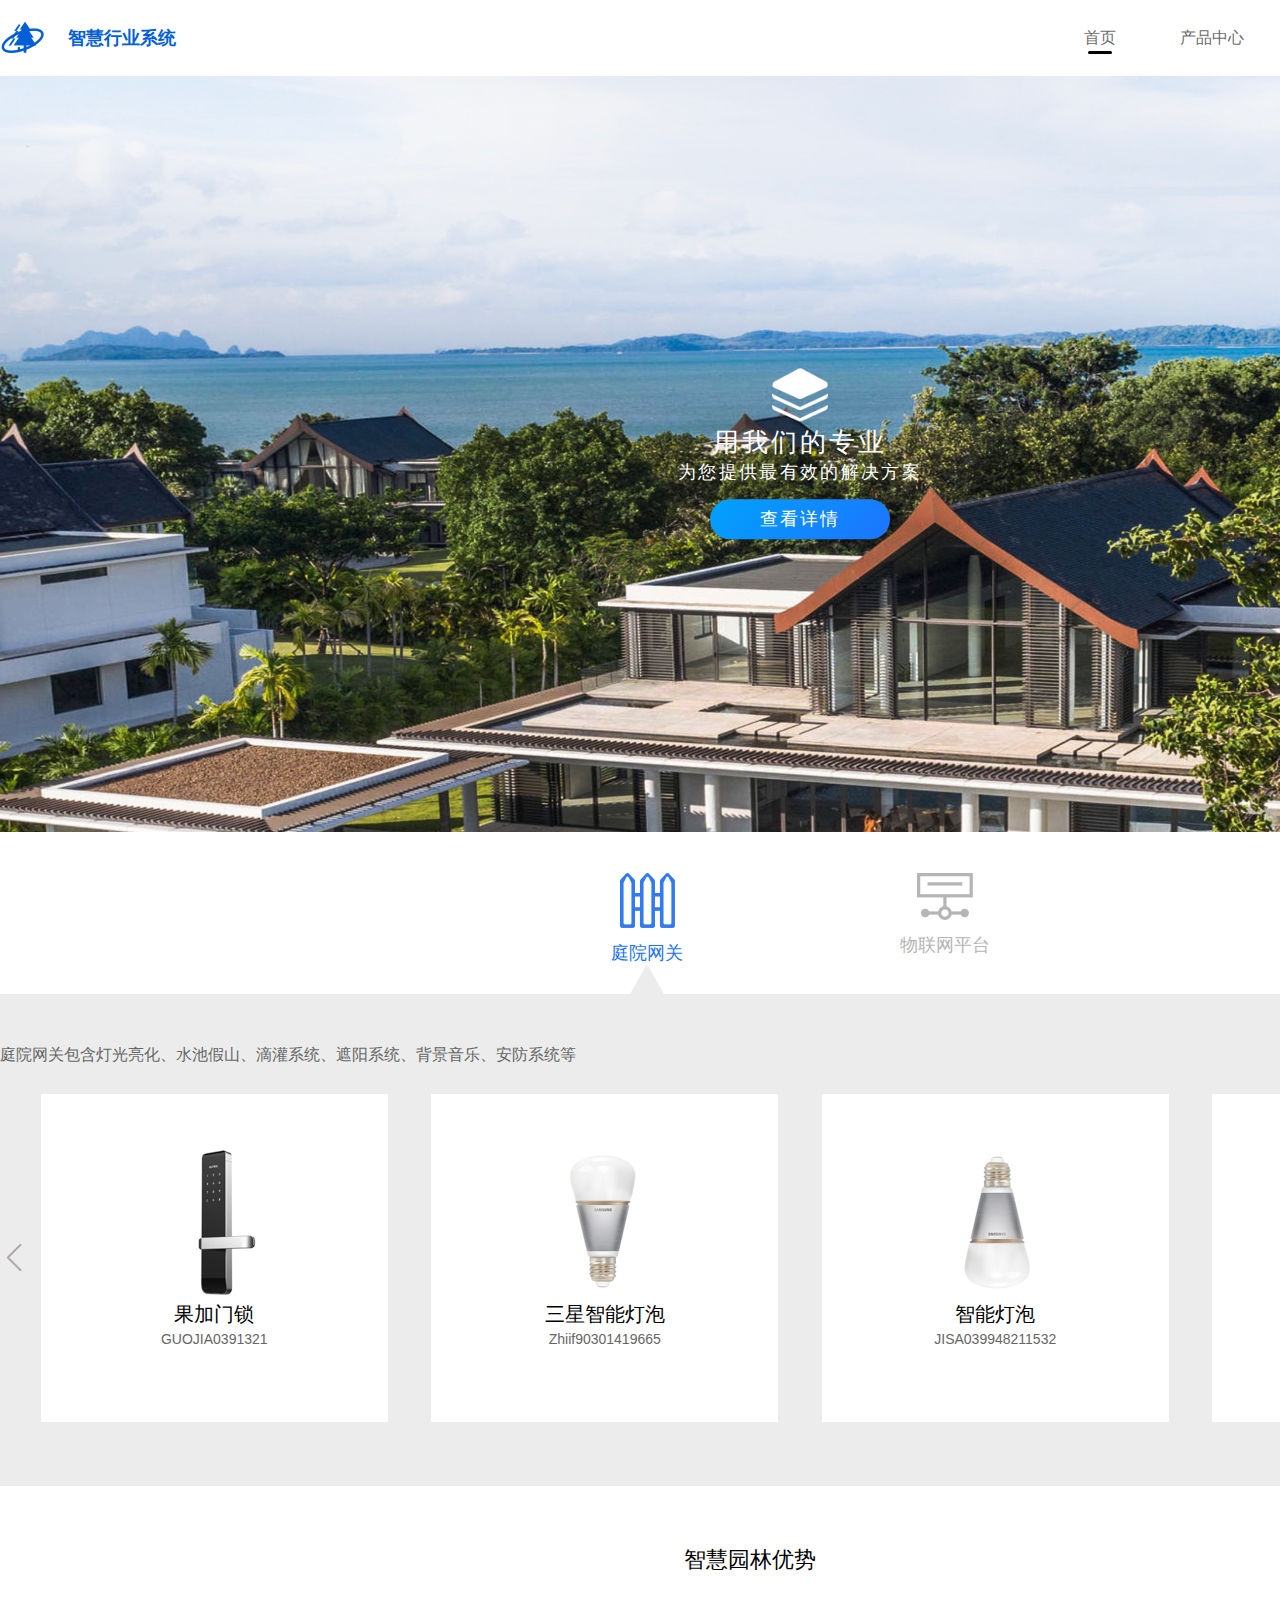
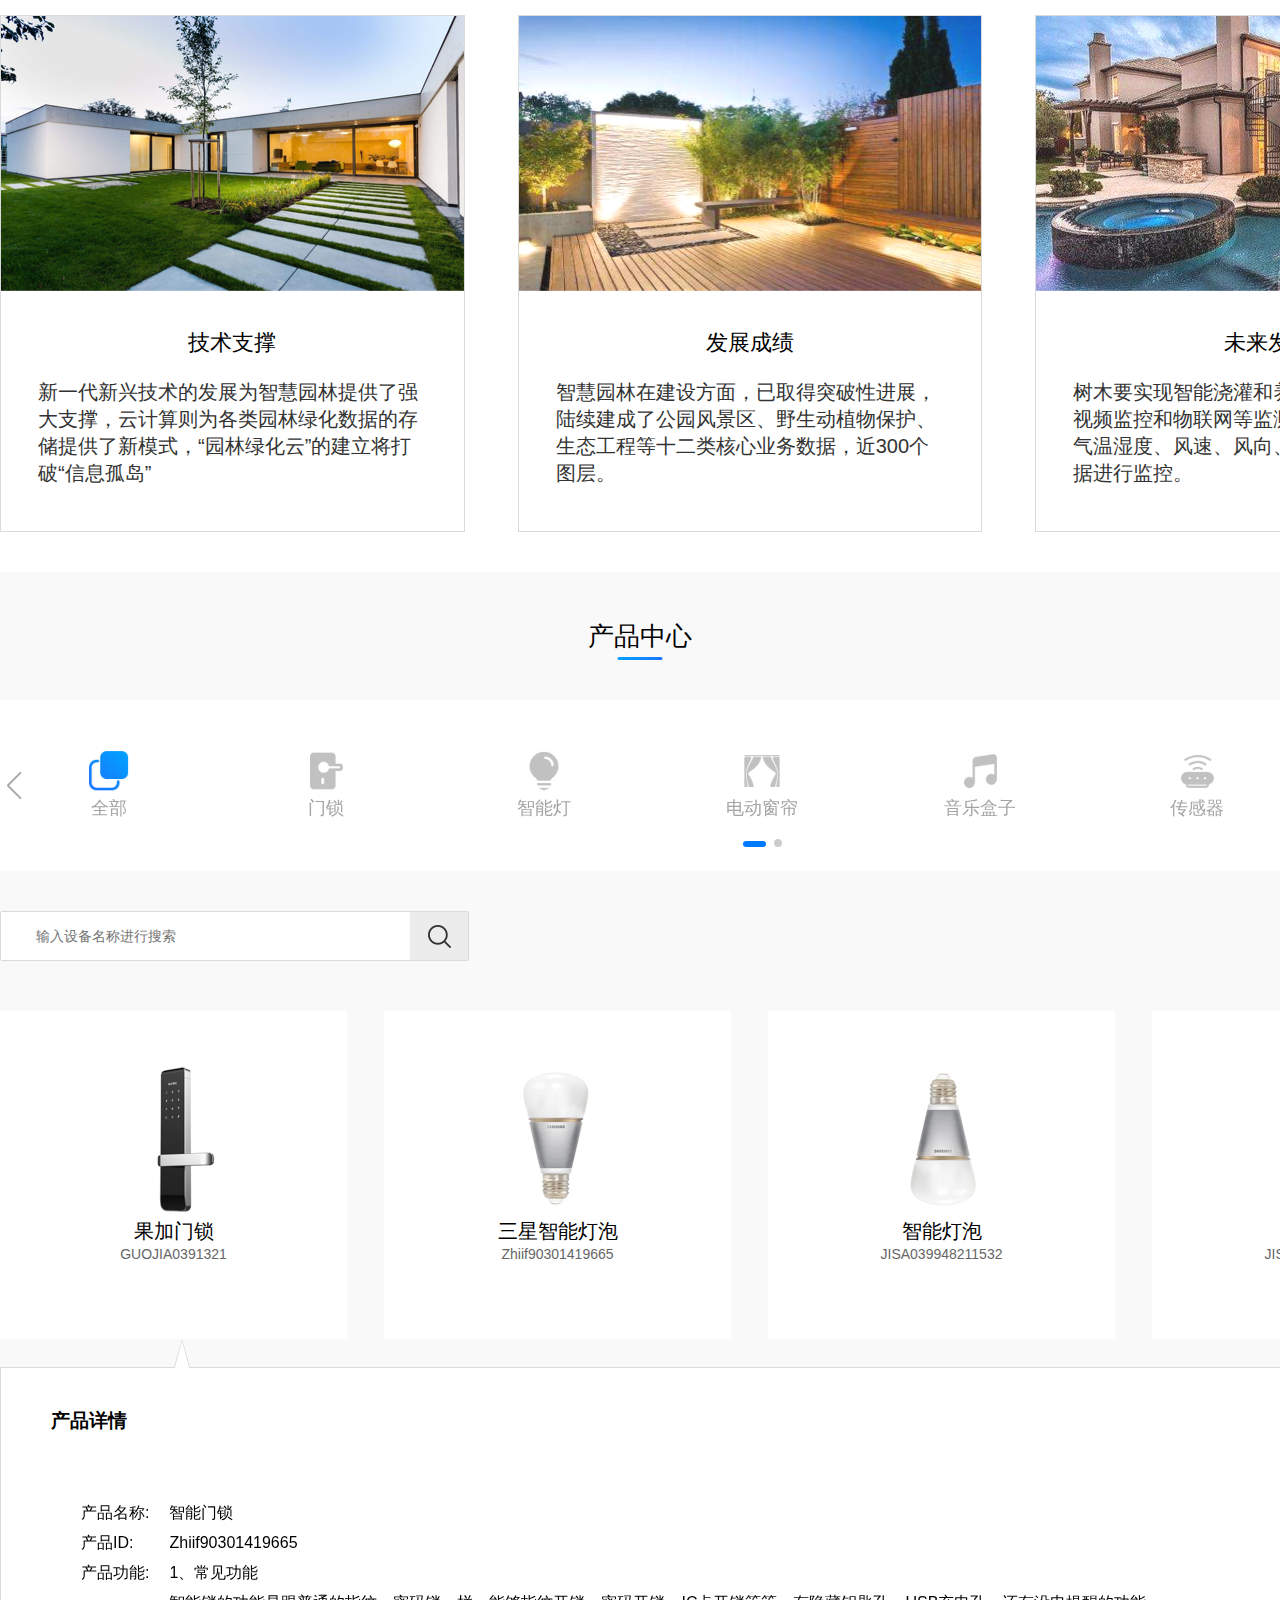
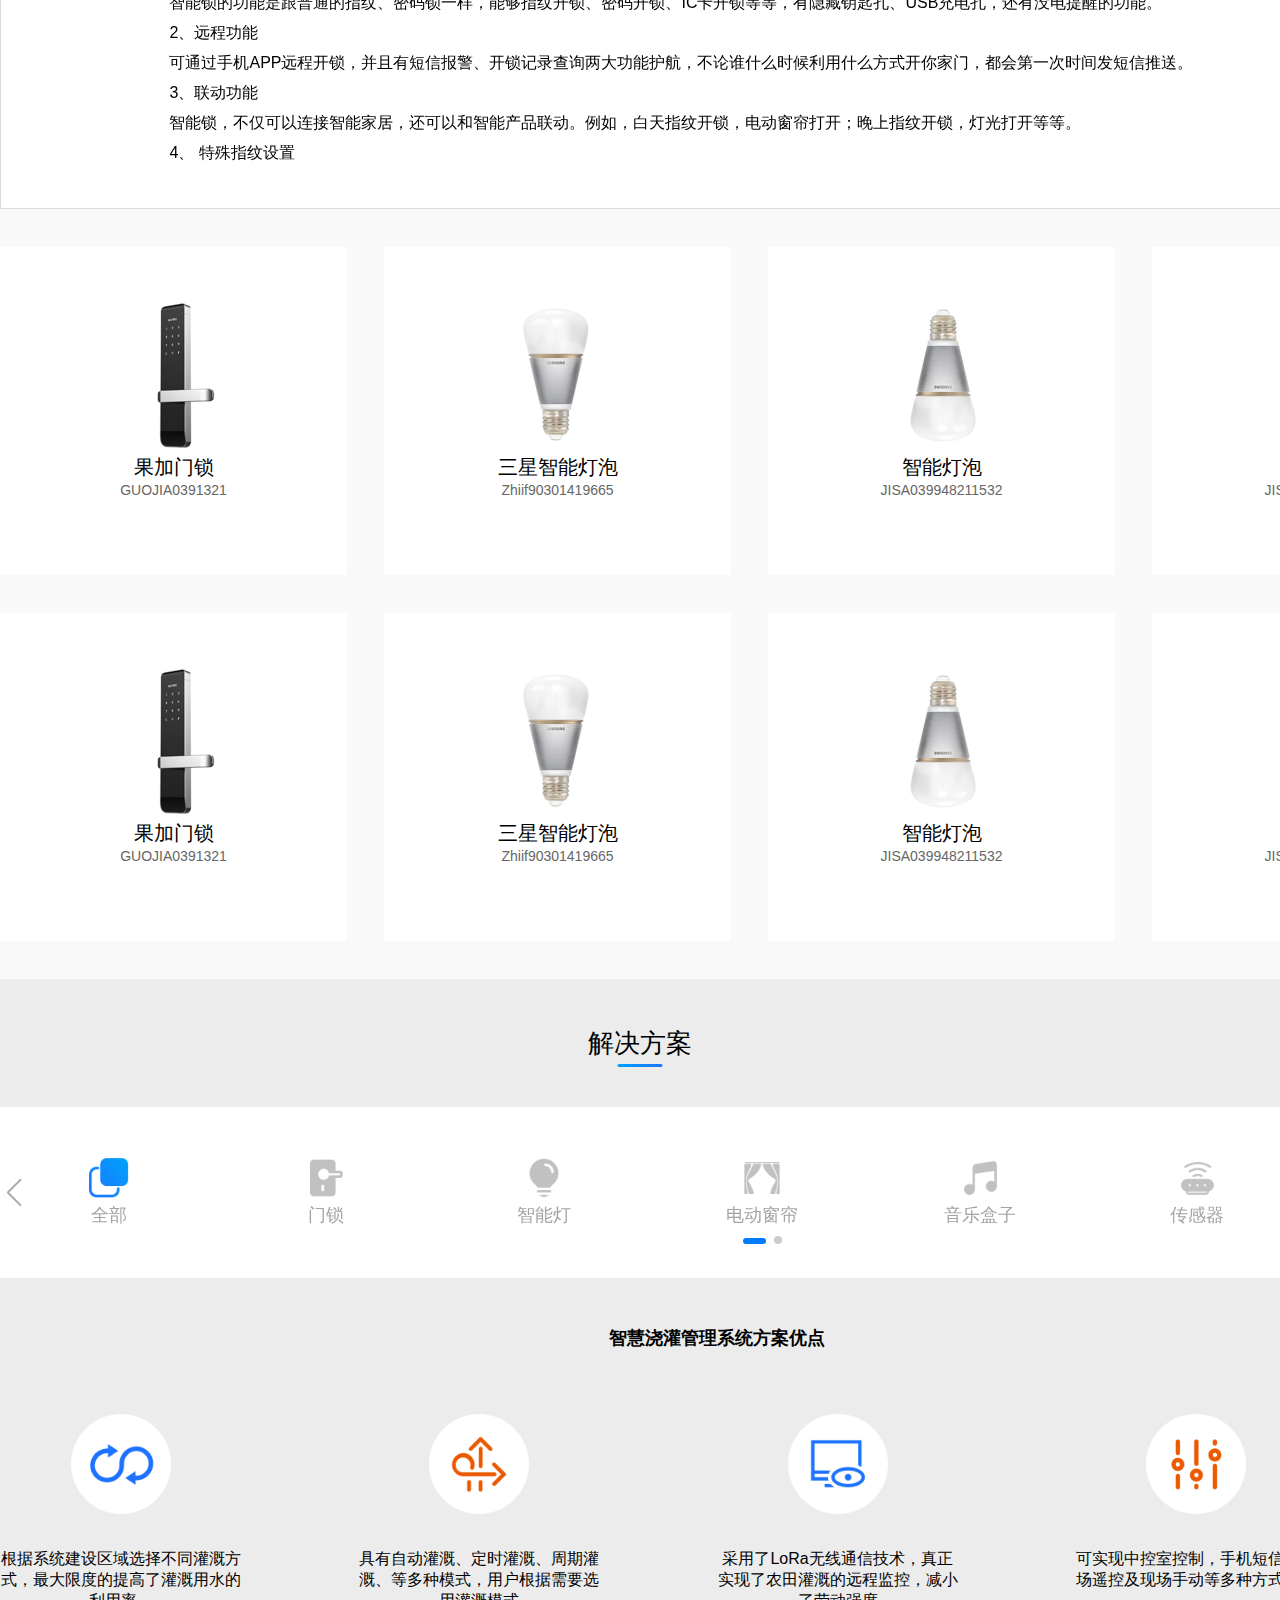
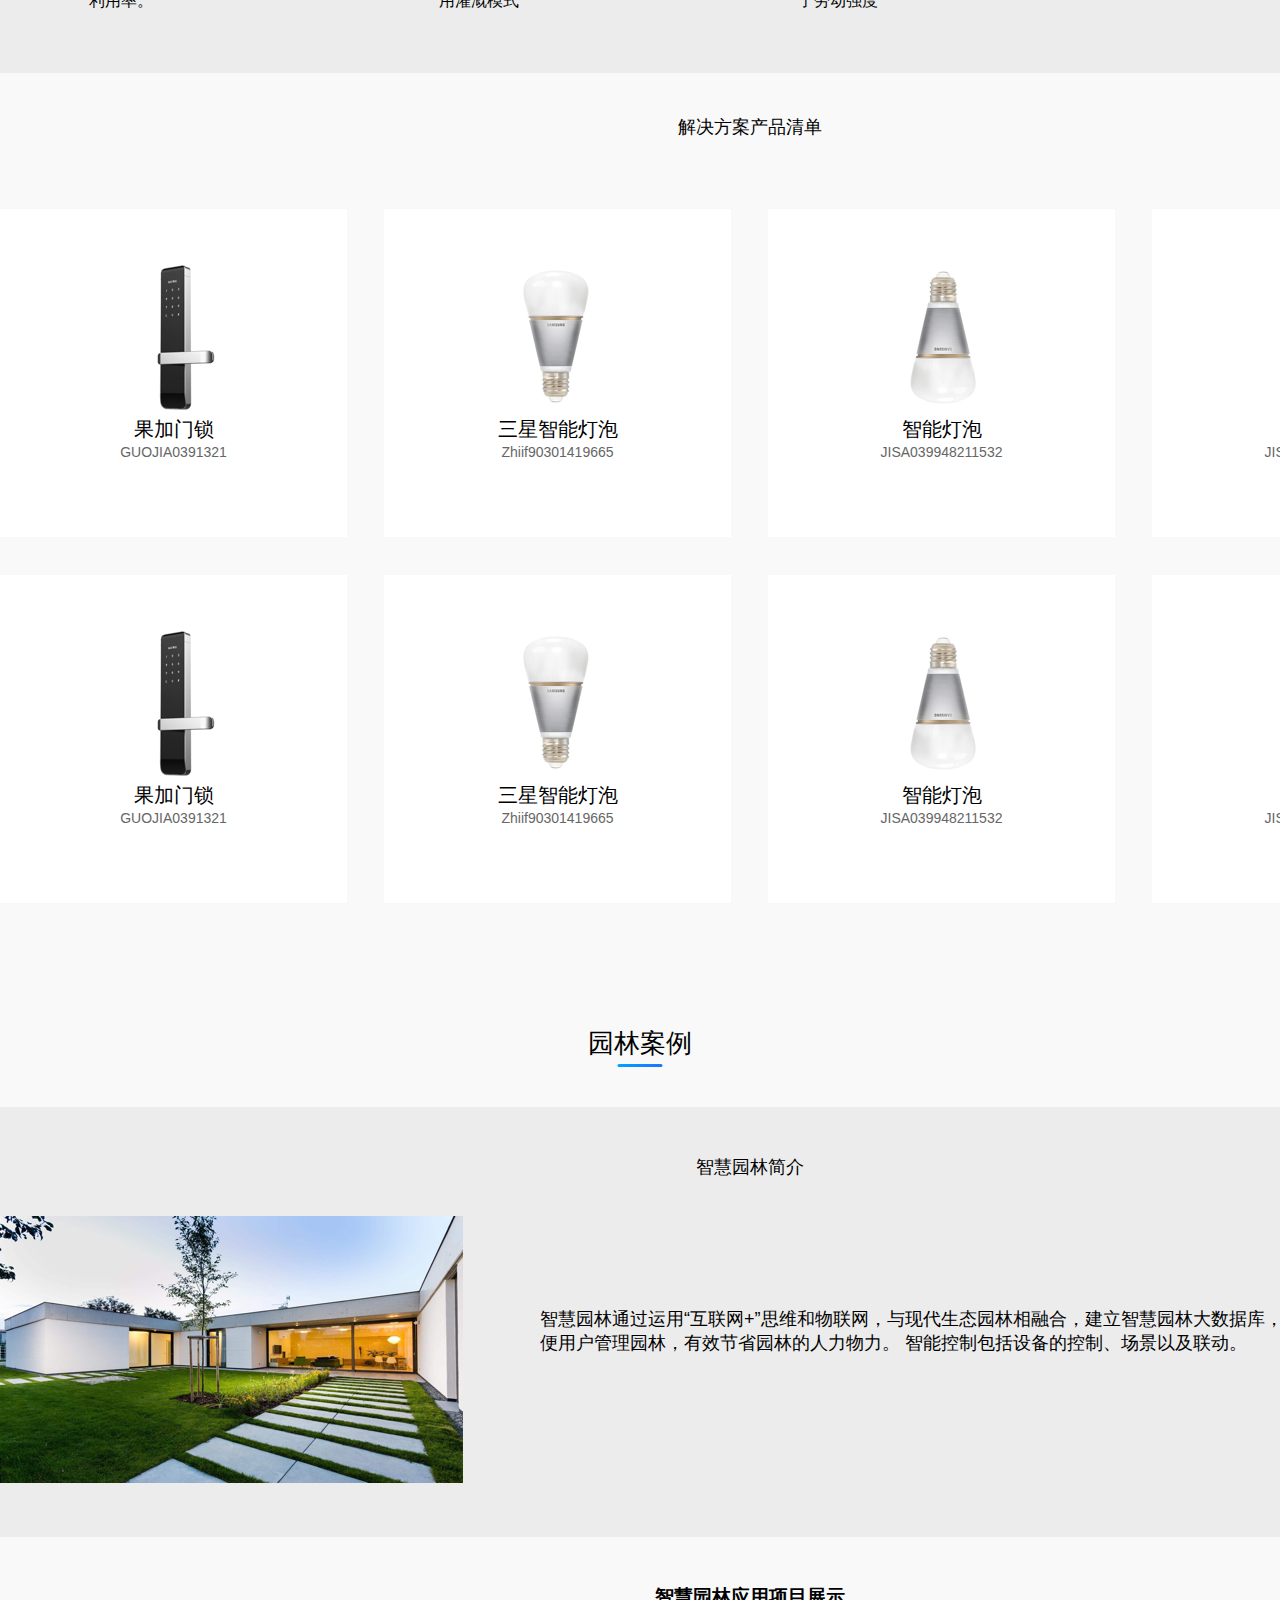
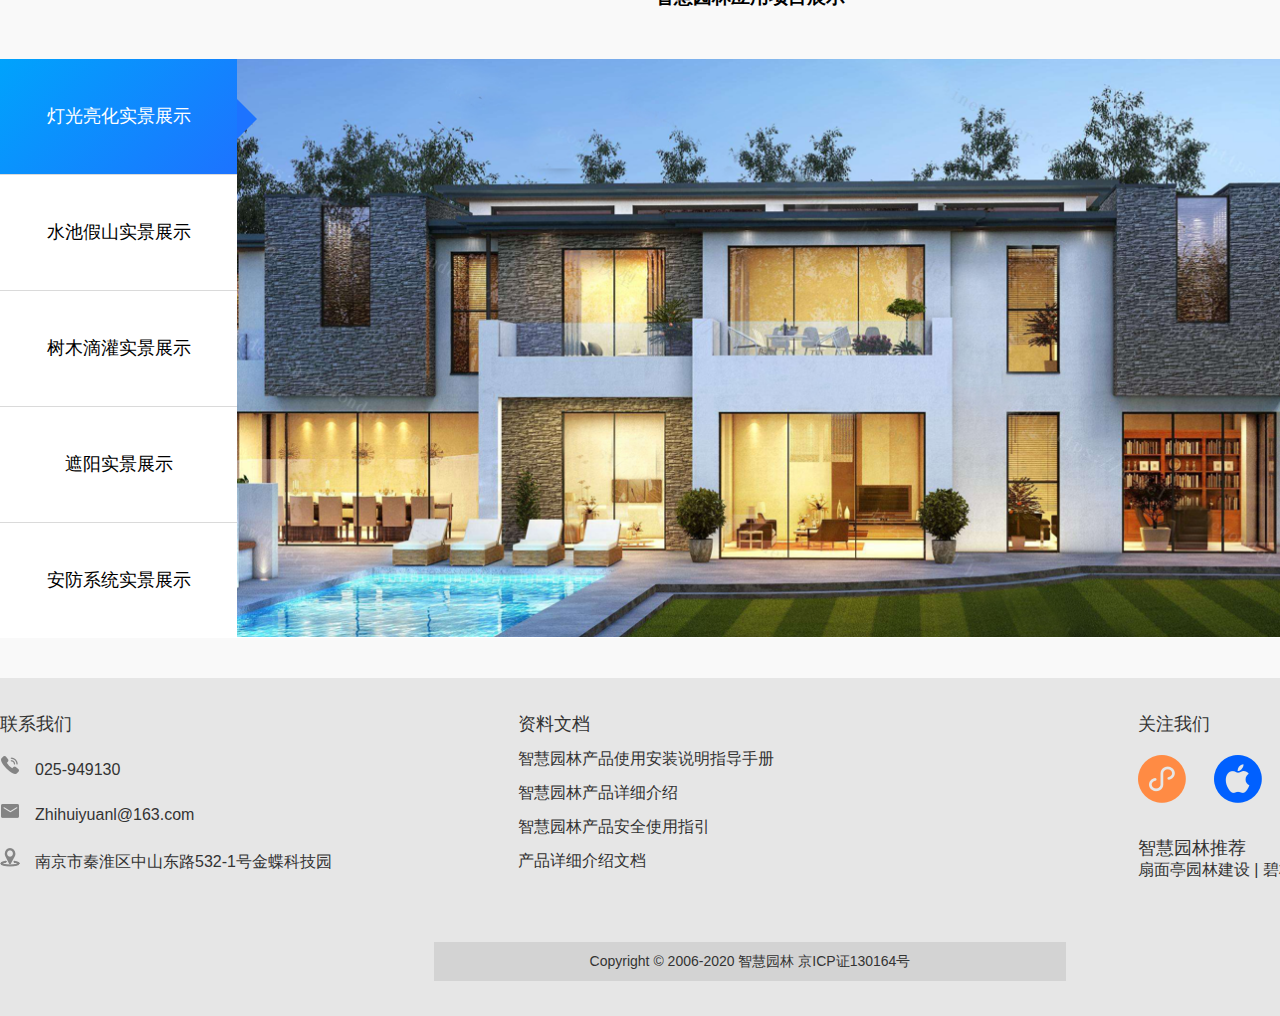
<file: index.html>
<!DOCTYPE html>
<html lang="en">

<head>
    <meta charset="UTF-8">
    <meta name="viewport" content="width=device-width, initial-scale=1.0">
    <title>index</title>
    <link rel="stylesheet" href="./css/swiper-bundle.min.css">
    <link rel="stylesheet" href="./css/normalize.css">
    <link rel="stylesheet" href="./css/style.css">
    <link rel="stylesheet" href="./css/tab.css">
    <script src="./js/jquery.min.js" type="text/javascript"></script>
    <script src="./js/main.js" type="text/javascript"></script>
    <script src="./js/LiftEffect.js" type="text/javascript"></script>
</head>

<body>

    <!-- 导航 -->
    <div class="topnav">
        <div class="navbar">
            <a class="logoTxt">智慧行业系统</a>
            <ul class="lift">
                <li class="current"><a>首页</a></li>
                <li><a>产品中心</a></li>
                <li><a>解决方案</a></li>
                <li><a>园林案例</a></li>
            </ul>
        </div>
    </div>
    <!--pagehome start -->
    <div class="pagehome t1">
        <div class="minMain">
            <div class="bannber">
                <div class="bannerInfo">
                    <img src="./images/major.png" alt="">
                    <p><span>用我们的专业</span>为您提供最有效的解决方案</p>
                    <a class="btnLook">查看详情</a>
                </div>
            </div>
            <div class="tab">
                <div class="active"><img src="./images/tywgOff.png" alt="">
                    <p>庭院网关</p>
                </div>
                <div><img src="./images/internetOff.png" alt="">
                    <p>物联网平台</p>
                </div>
            </div>
        </div>

        <div class="sliderChange">
            <div class="txt">庭院网关包含灯光亮化、水池假山、滴灌系统、遮阳系统、背景音乐、安防系统等</div>
            <!-- Swiper -->
            <div class="swiper-container tywg">
                <div class="swiper-wrapper">
                    <div class="swiper-slide">
                        <div class="card">
                            <img src="./images/wg88.png" alt="">
                            <p>果加门锁</p><span>GUOJIA0391321</span>
                        </div>
                    </div>
                    <div class="swiper-slide">
                        <div class="card"><img src="./images/wg99.png" alt="">
                            <p>三星智能灯泡</p><span>Zhiif90301419665</span>
                        </div>
                    </div>
                    <div class="swiper-slide">
                        <div class="card"><img src="./images/wg00.png" alt="">
                            <p>智能灯泡</p><span>JISA039948211532</span>
                        </div>
                    </div>
                    <div class="swiper-slide">
                        <div class="card"><img src="./images/wg77.png" alt="">
                            <p>音乐盒子</p><span>JISA039948211532</span>
                        </div>
                    </div>
                    <div class="swiper-slide">
                        <div class="card"><img src="./images/wg88.png" alt="">
                            <p>果加门锁</p><span>GUOJIA0391321</span>
                        </div>
                    </div>
                    <div class="swiper-slide">
                        <div class="card"><img src="./images/wg99.png" alt="">
                            <p>三星智能灯泡</p><span>Zhiif90301419665</span>
                        </div>
                    </div>
                    <div class="swiper-slide">
                        <div class="card"><img src="./images/wg00.png" alt="">
                            <p>智能灯泡</p><span>JISA039948211532</span>
                        </div>
                    </div>
                    <div class="swiper-slide">
                        <div class="card"><img src="./images/wg77.png" alt="">
                            <p>音乐盒子</p><span>JISA039948211532</span>
                        </div>
                    </div>
                </div>
                <!-- Add Pagination -->
                <div class="swiper-pagination"></div>
                <!-- Add Arrows -->
                <div class="swiper-button-next"></div>
                <div class="swiper-button-prev"></div>
            </div>
        </div>

        <div class="sliderChange" style="display:none">
            <div class="txt">通过物联平台，完成对设备的控制、联动等功能</div>
            <ul class="clearfix">
                <li>
                    <div><img src="./images/sblj.png" />
                        <p>设备接入</p>
                    </div>
                </li>
                <li>
                    <div><img src="./images/sbkz.png" />
                        <p>设备控制</p>
                    </div>
                </li>
                <li>
                    <div><img src="./images/cjld.png" />
                        <p>场景联动</p>
                    </div>
                </li>
            </ul>

        </div>

        <!-- 智慧园林优势 -->
        <div class="adv">
            <h2 class="infoAdv"> 智慧园林优势</h2>
            <ul>
                <li>
                    <img src="./images/adv1.png" alt="">
                    <h3>技术支撑</h3>
                    <p>新一代新兴技术的发展为智慧园林提供了强大支撑，云计算则为各类园林绿化数据的存储提供了新模式，“园林绿化云”的建立将打破“信息孤岛”</p>
                </li>
                <li>
                    <img src="./images/adv2.png" alt="">
                    <h3>发展成绩</h3>
                    <p>智慧园林在建设方面，已取得突破性进展，陆续建成了公园风景区、野生动植物保护、生态工程等十二类核心业务数据，近300个图层。</p>
                </li>
                <li>
                    <img src="./images/adv3.png" alt="">
                    <h3>未来发展</h3>
                    <p>树木要实现智能浇灌和养护，运用传感器、视频监控和物联网等监测设备，对土壤、空气温湿度、风速、风向、降雨和光照度等数据进行监控。</p>
                </li>
            </ul>
        </div>
    </div>
    <!--pagehome end  -->
    <!-- productCenter start -->
    <div class="product t2">
        <div class="productname">产品中心</div>
        <!-- Swiper -->
        <div class="productSwiper">
            <div class="product-container">
                <div class="swiper-wrapper">
                    <div class="swiper-slide">
                        <div class="pcard"><img src="./images/allOn.png" alt="">
                            <p>全部</p>
                        </div>
                    </div>
                    <div class="swiper-slide">
                        <div class="pcard"><img src="./images/floorOff.png" alt="">
                            <p>门锁</p>
                        </div>
                    </div>
                    <div class="swiper-slide">
                        <div class="pcard"><img src="./images/lebOff.png" alt="">
                            <p>智能灯</p>
                        </div>
                    </div>
                    <div class="swiper-slide">
                        <div class="pcard"><img src="./images/clOff.png" alt="">
                            <p>电动窗帘</p>
                        </div>
                    </div>
                    <div class="swiper-slide">
                        <div class="pcard"><img src="./images/yyhzOff.png" alt="">
                            <p>音乐盒子</p><span>
                        </div>
                    </div>
                    <div class="swiper-slide">
                        <div class="pcard"><img src="./images/cgqOff.png" alt="">
                            <p>传感器</p>
                        </div>
                    </div>
                    <div class="swiper-slide">
                        <div class="pcard"><img src="./images/zypOff.png" alt="">
                            <p>电动遮阳棚</p>
                        </div>
                    </div>
                    <div class="swiper-slide">
                        <div class="pcard"><img src="./images/floorOff.png" alt="">
                            <p>门锁</p>
                        </div>
                    </div>
                    <div class="swiper-slide">
                        <div class="pcard"><img src="./images/lebOff.png" alt="">
                            <p>智能灯</p>
                        </div>
                    </div>
                    <div class="swiper-slide">
                        <div class="pcard"><img src="./images/clOff.png" alt="">
                            <p>电动窗帘</p>
                        </div>
                    </div>
                    <div class="swiper-slide">
                        <div class="pcard"><img src="./images/yyhzOff.png" alt="">
                            <p>音乐盒子</p><span>
                        </div>
                    </div>
                    <div class="swiper-slide">
                        <div class="pcard"><img src="./images/cgqOff.png" alt="">
                            <p>传感器</p>
                        </div>
                    </div>
                    <div class="swiper-slide">
                        <div class="pcard"><img src="./images/zypOff.png" alt="">
                            <p>电动遮阳棚</p>
                        </div>
                    </div>
                </div>
                <!-- Add Pagination -->
                <div class="swiper-pagination"></div>
                <!-- Add Arrows -->
                <div class="swiper-button-next"></div>
                <div class="swiper-button-prev"></div>
            </div>
        </div>
        <div class="maincontent">
            <div class="search">
                <div class="search-btn"><input type="text" placeholder="输入设备名称进行搜索"><a href=""><img
                            src="./images/search.png" alt=""></a></div>
            </div>
            <div class="product-list">
                <ul class="ulls1">
                    <li class="clearfix">
                        <div class="list-item">
                            <div class="product-item">
                                <img src="./images/wg88.png" alt="">
                                <div>
                                    <p>果加门锁</p><span>GUOJIA0391321</span>
                                </div>
                            </div>
                        </div>
                        <div class="list-item">
                            <div class="product-item">
                                <img src="./images/wg99.png" alt="">
                                <div>
                                    <p>三星智能灯泡</p><span>Zhiif90301419665</span>
                                </div>
                            </div>
                        </div>
                        <div class="list-item">
                            <div class="product-item">
                                <img src="./images/wg00.png" alt="">
                                <div>
                                    <p>智能灯泡</p><span>JISA039948211532</span>
                                </div>
                            </div>
                        </div>
                        <div class="list-item">
                            <div class="product-item">
                                <img src="./images/wg77.png" alt="">
                                <div>
                                    <p>音乐盒子</p><span>JISA039948211532</span>
                                </div>
                            </div>
                        </div>
                    </li>
                    <div class="item-detail liitem1" id="liitem1" style="display: block;">
                        <div class="arrow"></div>
                        <div class="detail-content">
                            <h3>产品详情</h3>
                            <!-- Swiper -->
                            <div class="scroll-detail">
                                <div class="swiper-container detail-container">
                                    <div class="swiper-wrapper">
                                        <div class="swiper-slide clearfix">
                                            <div class="left-detail fl">
                                                <p>产品名称:</p>
                                                <p>产品ID:</p>
                                                <p>产品功能:</p>
                                            </div>
                                            <div class="right-detail fl">
                                                <p>智能门锁</p>
                                                <p>Zhiif90301419665</p>
                                                <p>1、常见功能</p>
                                                <p>智能锁的功能是跟普通的指纹、密码锁一样，能够指纹开锁、密码开锁、IC卡开锁等等，有隐藏钥匙孔、USB充电孔，还有没电提醒的功能。
                                                </p>
                                                <p>2、远程功能</p>
                                                <p>可通过手机APP远程开锁，并且有短信报警、开锁记录查询两大功能护航，不论谁什么时候利用什么方式开你家门，都会第一次时间发短信推送。
                                                </p>
                                                <p>3、联动功能</p>
                                                <p>智能锁，不仅可以连接智能家居，还可以和智能产品联动。例如，白天指纹开锁，电动窗帘打开；晚上指纹开锁，灯光打开等等。</p>
                                                <p>4、 特殊指纹设置</p>
                                                <p>每个手指的指纹都是不一样的，同样也可以设置不同的指纹开锁带来的效果不一样。例如，食指开锁是为正常开锁，拇指开锁是为碰到坏人。
                                                </p>
                                                <p>5、常见功能</p>
                                                <p>智能锁的功能是跟普通的指纹、密码锁一样，能够指纹开锁、密码开锁、IC卡开锁等等，有隐藏钥匙孔、USB充电孔，还有没电提醒的功能。
                                                </p>
                                            </div>

                                        </div>
                                    </div>
                                    <!-- Add Scroll Bar -->
                                    <div class="swiper-scrollbar"></div>
                                </div>
                            </div>
                        </div>
                    </div>
                    <div class="item-detail liitem2" id="liitem2" style="display: none;">
                        <div class="arrow"></div>
                        <div class="detail-content">
                            <h3>产品详情2</h3>
                            <!-- Swiper -->
                            <div class="scroll-detail">
                                <div class="swiper-container detail-container">
                                    <div class="swiper-wrapper">
                                        <div class="swiper-slide clearfix">
                                            <div class="left-detail fl">
                                                <p>产品名称:</p>
                                                <p>产品ID:</p>
                                                <p>产品功能:</p>
                                            </div>
                                            <div class="right-detail fl">
                                                <p>智能门锁</p>
                                                <p>Zhiif90301419665</p>
                                                <p>1、常见功能</p>
                                                <p>智能锁的功能是跟普通的指纹、密码锁一样，能够指纹开锁、密码开锁、IC卡开锁等等，有隐藏钥匙孔、USB充电孔，还有没电提醒的功能。
                                                </p>
                                                <p>2、远程功能</p>
                                                <p>可通过手机APP远程开锁，并且有短信报警、开锁记录查询两大功能护航，不论谁什么时候利用什么方式开你家门，都会第一次时间发短信推送。
                                                </p>
                                                <p>3、联动功能</p>
                                                <p>智能锁，不仅可以连接智能家居，还可以和智能产品联动。例如，白天指纹开锁，电动窗帘打开；晚上指纹开锁，灯光打开等等。</p>
                                                <p>4、 特殊指纹设置</p>
                                                <p>每个手指的指纹都是不一样的，同样也可以设置不同的指纹开锁带来的效果不一样。例如，食指开锁是为正常开锁，拇指开锁是为碰到坏人。
                                                </p>
                                                <p>5、常见功能</p>
                                                <p>智能锁的功能是跟普通的指纹、密码锁一样，能够指纹开锁、密码开锁、IC卡开锁等等，有隐藏钥匙孔、USB充电孔，还有没电提醒的功能。
                                                </p>
                                            </div>

                                        </div>
                                    </div>
                                    <!-- Add Scroll Bar -->
                                    <div class="swiper-scrollbar"></div>
                                </div>
                            </div>
                        </div>
                    </div>
                    <div class="item-detail liitem3" id="liitem3" style="display: none;">
                        <div class="arrow"></div>
                        <div class="detail-content">
                            <h3>产品详情3</h3>
                            <!-- Swiper -->
                            <div class="scroll-detail">
                                <div class="swiper-container detail-container">
                                    <div class="swiper-wrapper">
                                        <div class="swiper-slide clearfix">
                                            <div class="left-detail fl">
                                                <p>产品名称:</p>
                                                <p>产品ID:</p>
                                                <p>产品功能:</p>
                                            </div>
                                            <div class="right-detail fl">
                                                <p>智能门锁</p>
                                                <p>Zhiif90301419665</p>
                                                <p>1、常见功能</p>
                                                <p>智能锁的功能是跟普通的指纹、密码锁一样，能够指纹开锁、密码开锁、IC卡开锁等等，有隐藏钥匙孔、USB充电孔，还有没电提醒的功能。
                                                </p>
                                                <p>2、远程功能</p>
                                                <p>可通过手机APP远程开锁，并且有短信报警、开锁记录查询两大功能护航，不论谁什么时候利用什么方式开你家门，都会第一次时间发短信推送。
                                                </p>
                                                <p>3、联动功能</p>
                                                <p>智能锁，不仅可以连接智能家居，还可以和智能产品联动。例如，白天指纹开锁，电动窗帘打开；晚上指纹开锁，灯光打开等等。</p>
                                                <p>4、 特殊指纹设置</p>
                                                <p>每个手指的指纹都是不一样的，同样也可以设置不同的指纹开锁带来的效果不一样。例如，食指开锁是为正常开锁，拇指开锁是为碰到坏人。
                                                </p>
                                                <p>5、常见功能</p>
                                                <p>智能锁的功能是跟普通的指纹、密码锁一样，能够指纹开锁、密码开锁、IC卡开锁等等，有隐藏钥匙孔、USB充电孔，还有没电提醒的功能。
                                                </p>
                                            </div>

                                        </div>
                                    </div>
                                    <!-- Add Scroll Bar -->
                                    <div class="swiper-scrollbar"></div>
                                </div>
                            </div>
                        </div>
                    </div>
                    <div class="item-detail liitem4" id="liitem4" style="display: none;">
                        <div class="arrow"></div>
                        <div class="detail-content">
                            <h3>产品详情4</h3>
                            <!-- Swiper -->
                            <div class="scroll-detail">
                                <div class="swiper-container detail-container">
                                    <div class="swiper-wrapper">
                                        <div class="swiper-slide clearfix">
                                            <div class="left-detail fl">
                                                <p>产品名称:</p>
                                                <p>产品ID:</p>
                                                <p>产品功能:</p>
                                            </div>
                                            <div class="right-detail fl">
                                                <p>智能门锁</p>
                                                <p>Zhiif90301419665</p>
                                                <p>1、常见功能</p>
                                                <p>智能锁的功能是跟普通的指纹、密码锁一样，能够指纹开锁、密码开锁、IC卡开锁等等，有隐藏钥匙孔、USB充电孔，还有没电提醒的功能。
                                                </p>
                                                <p>2、远程功能</p>
                                                <p>可通过手机APP远程开锁，并且有短信报警、开锁记录查询两大功能护航，不论谁什么时候利用什么方式开你家门，都会第一次时间发短信推送。
                                                </p>
                                                <p>3、联动功能</p>
                                                <p>智能锁，不仅可以连接智能家居，还可以和智能产品联动。例如，白天指纹开锁，电动窗帘打开；晚上指纹开锁，灯光打开等等。</p>
                                                <p>4、 特殊指纹设置</p>
                                                <p>每个手指的指纹都是不一样的，同样也可以设置不同的指纹开锁带来的效果不一样。例如，食指开锁是为正常开锁，拇指开锁是为碰到坏人。
                                                </p>
                                                <p>5、常见功能</p>
                                                <p>智能锁的功能是跟普通的指纹、密码锁一样，能够指纹开锁、密码开锁、IC卡开锁等等，有隐藏钥匙孔、USB充电孔，还有没电提醒的功能。
                                                </p>
                                            </div>

                                        </div>
                                    </div>
                                    <!-- Add Scroll Bar -->
                                    <div class="swiper-scrollbar"></div>
                                </div>
                            </div>
                        </div>
                    </div>
                </ul>
                <ul class="ulls2">
                    <li class="clearfix">
                        <div class="list-item">
                            <div class="product-item">
                                <img src="./images/wg88.png" alt="">
                                <div>
                                    <p>果加门锁</p><span>GUOJIA0391321</span>
                                </div>
                            </div>
                        </div>
                        <div class="list-item">
                            <div class="product-item">
                                <img src="./images/wg99.png" alt="">
                                <div>
                                    <p>三星智能灯泡</p><span>Zhiif90301419665</span>
                                </div>
                            </div>
                        </div>
                        <div class="list-item">
                            <div class="product-item">
                                <img src="./images/wg00.png" alt="">
                                <div>
                                    <p>智能灯泡</p><span>JISA039948211532</span>
                                </div>
                            </div>
                        </div>
                        <div class="list-item">
                            <div class="product-item">
                                <img src="./images/wg77.png" alt="">
                                <div>
                                    <p>音乐盒子</p><span>JISA039948211532</span>
                                </div>
                            </div>
                        </div>
                    </li>
                    <div class="item-detail liitem1" id="liitem1" style="display: none;">
                        <div class="arrow"></div>
                        <div class="detail-content">
                            <h3>产品详情</h3>
                            <!-- Swiper -->
                            <div class="scroll-detail">
                                <div class="swiper-container detail-container">
                                    <div class="swiper-wrapper">
                                        <div class="swiper-slide clearfix">
                                            <div class="left-detail fl">
                                                <p>产品名称:</p>
                                                <p>产品ID:</p>
                                                <p>产品功能:</p>
                                            </div>
                                            <div class="right-detail fl">
                                                <p>智能门锁</p>
                                                <p>Zhiif90301419665</p>
                                                <p>1、常见功能</p>
                                                <p>智能锁的功能是跟普通的指纹、密码锁一样，能够指纹开锁、密码开锁、IC卡开锁等等，有隐藏钥匙孔、USB充电孔，还有没电提醒的功能。
                                                </p>
                                                <p>2、远程功能</p>
                                                <p>可通过手机APP远程开锁，并且有短信报警、开锁记录查询两大功能护航，不论谁什么时候利用什么方式开你家门，都会第一次时间发短信推送。
                                                </p>
                                                <p>3、联动功能</p>
                                                <p>智能锁，不仅可以连接智能家居，还可以和智能产品联动。例如，白天指纹开锁，电动窗帘打开；晚上指纹开锁，灯光打开等等。</p>
                                                <p>4、 特殊指纹设置</p>
                                                <p>每个手指的指纹都是不一样的，同样也可以设置不同的指纹开锁带来的效果不一样。例如，食指开锁是为正常开锁，拇指开锁是为碰到坏人。
                                                </p>
                                                <p>5、常见功能</p>
                                                <p>智能锁的功能是跟普通的指纹、密码锁一样，能够指纹开锁、密码开锁、IC卡开锁等等，有隐藏钥匙孔、USB充电孔，还有没电提醒的功能。
                                                </p>
                                            </div>

                                        </div>
                                    </div>
                                    <!-- Add Scroll Bar -->
                                    <div class="swiper-scrollbar"></div>
                                </div>
                            </div>
                        </div>
                    </div>
                    <div class="item-detail liitem2" id="liitem2" style="display: none;">
                        <div class="arrow"></div>
                        <div class="detail-content">
                            <h3>产品详情2</h3>
                            <!-- Swiper -->
                            <div class="scroll-detail">
                                <div class="swiper-container detail-container">
                                    <div class="swiper-wrapper">
                                        <div class="swiper-slide clearfix">
                                            <div class="left-detail fl">
                                                <p>产品名称:</p>
                                                <p>产品ID:</p>
                                                <p>产品功能:</p>
                                            </div>
                                            <div class="right-detail fl">
                                                <p>智能门锁</p>
                                                <p>Zhiif90301419665</p>
                                                <p>1、常见功能</p>
                                                <p>智能锁的功能是跟普通的指纹、密码锁一样，能够指纹开锁、密码开锁、IC卡开锁等等，有隐藏钥匙孔、USB充电孔，还有没电提醒的功能。
                                                </p>
                                                <p>2、远程功能</p>
                                                <p>可通过手机APP远程开锁，并且有短信报警、开锁记录查询两大功能护航，不论谁什么时候利用什么方式开你家门，都会第一次时间发短信推送。
                                                </p>
                                                <p>3、联动功能</p>
                                                <p>智能锁，不仅可以连接智能家居，还可以和智能产品联动。例如，白天指纹开锁，电动窗帘打开；晚上指纹开锁，灯光打开等等。</p>
                                                <p>4、 特殊指纹设置</p>
                                                <p>每个手指的指纹都是不一样的，同样也可以设置不同的指纹开锁带来的效果不一样。例如，食指开锁是为正常开锁，拇指开锁是为碰到坏人。
                                                </p>
                                                <p>5、常见功能</p>
                                                <p>智能锁的功能是跟普通的指纹、密码锁一样，能够指纹开锁、密码开锁、IC卡开锁等等，有隐藏钥匙孔、USB充电孔，还有没电提醒的功能。
                                                </p>
                                            </div>

                                        </div>
                                    </div>
                                    <!-- Add Scroll Bar -->
                                    <div class="swiper-scrollbar"></div>
                                </div>
                            </div>
                        </div>
                    </div>
                    <div class="item-detail liitem3" id="liitem3" style="display: none;">
                        <div class="arrow"></div>
                        <div class="detail-content">
                            <h3>产品详情3</h3>
                            <!-- Swiper -->
                            <div class="scroll-detail">
                                <div class="swiper-container detail-container">
                                    <div class="swiper-wrapper">
                                        <div class="swiper-slide clearfix">
                                            <div class="left-detail fl">
                                                <p>产品名称:</p>
                                                <p>产品ID:</p>
                                                <p>产品功能:</p>
                                            </div>
                                            <div class="right-detail fl">
                                                <p>智能门锁</p>
                                                <p>Zhiif90301419665</p>
                                                <p>1、常见功能</p>
                                                <p>智能锁的功能是跟普通的指纹、密码锁一样，能够指纹开锁、密码开锁、IC卡开锁等等，有隐藏钥匙孔、USB充电孔，还有没电提醒的功能。
                                                </p>
                                                <p>2、远程功能</p>
                                                <p>可通过手机APP远程开锁，并且有短信报警、开锁记录查询两大功能护航，不论谁什么时候利用什么方式开你家门，都会第一次时间发短信推送。
                                                </p>
                                                <p>3、联动功能</p>
                                                <p>智能锁，不仅可以连接智能家居，还可以和智能产品联动。例如，白天指纹开锁，电动窗帘打开；晚上指纹开锁，灯光打开等等。</p>
                                                <p>4、 特殊指纹设置</p>
                                                <p>每个手指的指纹都是不一样的，同样也可以设置不同的指纹开锁带来的效果不一样。例如，食指开锁是为正常开锁，拇指开锁是为碰到坏人。
                                                </p>
                                                <p>5、常见功能</p>
                                                <p>智能锁的功能是跟普通的指纹、密码锁一样，能够指纹开锁、密码开锁、IC卡开锁等等，有隐藏钥匙孔、USB充电孔，还有没电提醒的功能。
                                                </p>
                                            </div>

                                        </div>
                                    </div>
                                    <!-- Add Scroll Bar -->
                                    <div class="swiper-scrollbar"></div>
                                </div>
                            </div>
                        </div>
                    </div>
                    <div class="item-detail liitem4" id="liitem4" style="display: none;">
                        <div class="arrow"></div>
                        <div class="detail-content">
                            <h3>产品详情4</h3>
                            <!-- Swiper -->
                            <div class="scroll-detail">
                                <div class="swiper-container detail-container">
                                    <div class="swiper-wrapper">
                                        <div class="swiper-slide clearfix">
                                            <div class="left-detail fl">
                                                <p>产品名称:</p>
                                                <p>产品ID:</p>
                                                <p>产品功能:</p>
                                            </div>
                                            <div class="right-detail fl">
                                                <p>智能门锁</p>
                                                <p>Zhiif90301419665</p>
                                                <p>1、常见功能</p>
                                                <p>智能锁的功能是跟普通的指纹、密码锁一样，能够指纹开锁、密码开锁、IC卡开锁等等，有隐藏钥匙孔、USB充电孔，还有没电提醒的功能。
                                                </p>
                                                <p>2、远程功能</p>
                                                <p>可通过手机APP远程开锁，并且有短信报警、开锁记录查询两大功能护航，不论谁什么时候利用什么方式开你家门，都会第一次时间发短信推送。
                                                </p>
                                                <p>3、联动功能</p>
                                                <p>智能锁，不仅可以连接智能家居，还可以和智能产品联动。例如，白天指纹开锁，电动窗帘打开；晚上指纹开锁，灯光打开等等。</p>
                                                <p>4、 特殊指纹设置</p>
                                                <p>每个手指的指纹都是不一样的，同样也可以设置不同的指纹开锁带来的效果不一样。例如，食指开锁是为正常开锁，拇指开锁是为碰到坏人。
                                                </p>
                                                <p>5、常见功能</p>
                                                <p>智能锁的功能是跟普通的指纹、密码锁一样，能够指纹开锁、密码开锁、IC卡开锁等等，有隐藏钥匙孔、USB充电孔，还有没电提醒的功能。
                                                </p>
                                            </div>

                                        </div>
                                    </div>
                                    <!-- Add Scroll Bar -->
                                    <div class="swiper-scrollbar"></div>
                                </div>
                            </div>
                        </div>
                    </div>
                </ul>
                <ul class="ulls3">
                    <li class="clearfix">
                        <div class="list-item">
                            <div class="product-item">
                                <img src="./images/wg88.png" alt="">
                                <div>
                                    <p>果加门锁</p><span>GUOJIA0391321</span>
                                </div>
                            </div>
                        </div>
                        <div class="list-item">
                            <div class="product-item">
                                <img src="./images/wg99.png" alt="">
                                <div>
                                    <p>三星智能灯泡</p><span>Zhiif90301419665</span>
                                </div>
                            </div>
                        </div>
                        <div class="list-item">
                            <div class="product-item">
                                <img src="./images/wg00.png" alt="">
                                <div>
                                    <p>智能灯泡</p><span>JISA039948211532</span>
                                </div>
                            </div>
                        </div>
                        <div class="list-item">
                            <div class="product-item">
                                <img src="./images/wg77.png" alt="">
                                <div>
                                    <p>音乐盒子</p><span>JISA039948211532</span>
                                </div>
                            </div>
                        </div>
                    </li>
                    <div class="item-detail liitem1" id="liitem1" style="display: none;">
                        <div class="arrow"></div>
                        <div class="detail-content">
                            <h3>产品详情</h3>
                            <!-- Swiper -->
                            <div class="scroll-detail">
                                <div class="swiper-container detail-container">
                                    <div class="swiper-wrapper">
                                        <div class="swiper-slide clearfix">
                                            <div class="left-detail fl">
                                                <p>产品名称:</p>
                                                <p>产品ID:</p>
                                                <p>产品功能:</p>
                                            </div>
                                            <div class="right-detail fl">
                                                <p>智能门锁</p>
                                                <p>Zhiif90301419665</p>
                                                <p>1、常见功能</p>
                                                <p>智能锁的功能是跟普通的指纹、密码锁一样，能够指纹开锁、密码开锁、IC卡开锁等等，有隐藏钥匙孔、USB充电孔，还有没电提醒的功能。
                                                </p>
                                                <p>2、远程功能</p>
                                                <p>可通过手机APP远程开锁，并且有短信报警、开锁记录查询两大功能护航，不论谁什么时候利用什么方式开你家门，都会第一次时间发短信推送。
                                                </p>
                                                <p>3、联动功能</p>
                                                <p>智能锁，不仅可以连接智能家居，还可以和智能产品联动。例如，白天指纹开锁，电动窗帘打开；晚上指纹开锁，灯光打开等等。</p>
                                                <p>4、 特殊指纹设置</p>
                                                <p>每个手指的指纹都是不一样的，同样也可以设置不同的指纹开锁带来的效果不一样。例如，食指开锁是为正常开锁，拇指开锁是为碰到坏人。
                                                </p>
                                                <p>5、常见功能</p>
                                                <p>智能锁的功能是跟普通的指纹、密码锁一样，能够指纹开锁、密码开锁、IC卡开锁等等，有隐藏钥匙孔、USB充电孔，还有没电提醒的功能。
                                                </p>
                                            </div>

                                        </div>
                                    </div>
                                    <!-- Add Scroll Bar -->
                                    <div class="swiper-scrollbar"></div>
                                </div>
                            </div>
                        </div>
                    </div>
                    <div class="item-detail liitem2" id="liitem2" style="display: none;">
                        <div class="arrow"></div>
                        <div class="detail-content">
                            <h3>产品详情2</h3>
                            <!-- Swiper -->
                            <div class="scroll-detail">
                                <div class="swiper-container detail-container">
                                    <div class="swiper-wrapper">
                                        <div class="swiper-slide clearfix">
                                            <div class="left-detail fl">
                                                <p>产品名称:</p>
                                                <p>产品ID:</p>
                                                <p>产品功能:</p>
                                            </div>
                                            <div class="right-detail fl">
                                                <p>智能门锁</p>
                                                <p>Zhiif90301419665</p>
                                                <p>1、常见功能</p>
                                                <p>智能锁的功能是跟普通的指纹、密码锁一样，能够指纹开锁、密码开锁、IC卡开锁等等，有隐藏钥匙孔、USB充电孔，还有没电提醒的功能。
                                                </p>
                                                <p>2、远程功能</p>
                                                <p>可通过手机APP远程开锁，并且有短信报警、开锁记录查询两大功能护航，不论谁什么时候利用什么方式开你家门，都会第一次时间发短信推送。
                                                </p>
                                                <p>3、联动功能</p>
                                                <p>智能锁，不仅可以连接智能家居，还可以和智能产品联动。例如，白天指纹开锁，电动窗帘打开；晚上指纹开锁，灯光打开等等。</p>
                                                <p>4、 特殊指纹设置</p>
                                                <p>每个手指的指纹都是不一样的，同样也可以设置不同的指纹开锁带来的效果不一样。例如，食指开锁是为正常开锁，拇指开锁是为碰到坏人。
                                                </p>
                                                <p>5、常见功能</p>
                                                <p>智能锁的功能是跟普通的指纹、密码锁一样，能够指纹开锁、密码开锁、IC卡开锁等等，有隐藏钥匙孔、USB充电孔，还有没电提醒的功能。
                                                </p>
                                            </div>

                                        </div>
                                    </div>
                                    <!-- Add Scroll Bar -->
                                    <div class="swiper-scrollbar"></div>
                                </div>
                            </div>
                        </div>
                    </div>
                    <div class="item-detail liitem3" id="liitem3" style="display: none;">
                        <div class="arrow"></div>
                        <div class="detail-content">
                            <h3>产品详情3</h3>
                            <!-- Swiper -->
                            <div class="scroll-detail">
                                <div class="swiper-container detail-container">
                                    <div class="swiper-wrapper">
                                        <div class="swiper-slide clearfix">
                                            <div class="left-detail fl">
                                                <p>产品名称:</p>
                                                <p>产品ID:</p>
                                                <p>产品功能:</p>
                                            </div>
                                            <div class="right-detail fl">
                                                <p>智能门锁</p>
                                                <p>Zhiif90301419665</p>
                                                <p>1、常见功能</p>
                                                <p>智能锁的功能是跟普通的指纹、密码锁一样，能够指纹开锁、密码开锁、IC卡开锁等等，有隐藏钥匙孔、USB充电孔，还有没电提醒的功能。
                                                </p>
                                                <p>2、远程功能</p>
                                                <p>可通过手机APP远程开锁，并且有短信报警、开锁记录查询两大功能护航，不论谁什么时候利用什么方式开你家门，都会第一次时间发短信推送。
                                                </p>
                                                <p>3、联动功能</p>
                                                <p>智能锁，不仅可以连接智能家居，还可以和智能产品联动。例如，白天指纹开锁，电动窗帘打开；晚上指纹开锁，灯光打开等等。</p>
                                                <p>4、 特殊指纹设置</p>
                                                <p>每个手指的指纹都是不一样的，同样也可以设置不同的指纹开锁带来的效果不一样。例如，食指开锁是为正常开锁，拇指开锁是为碰到坏人。
                                                </p>
                                                <p>5、常见功能</p>
                                                <p>智能锁的功能是跟普通的指纹、密码锁一样，能够指纹开锁、密码开锁、IC卡开锁等等，有隐藏钥匙孔、USB充电孔，还有没电提醒的功能。
                                                </p>
                                            </div>

                                        </div>
                                    </div>
                                    <!-- Add Scroll Bar -->
                                    <div class="swiper-scrollbar"></div>
                                </div>
                            </div>
                        </div>
                    </div>
                    <div class="item-detail liitem4" id="liitem4" style="display: none;">
                        <div class="arrow"></div>
                        <div class="detail-content">
                            <h3>产品详情4</h3>
                            <!-- Swiper -->
                            <div class="scroll-detail">
                                <div class="swiper-container detail-container">
                                    <div class="swiper-wrapper">
                                        <div class="swiper-slide clearfix">
                                            <div class="left-detail fl">
                                                <p>产品名称:</p>
                                                <p>产品ID:</p>
                                                <p>产品功能:</p>
                                            </div>
                                            <div class="right-detail fl">
                                                <p>智能门锁</p>
                                                <p>Zhiif90301419665</p>
                                                <p>1、常见功能</p>
                                                <p>智能锁的功能是跟普通的指纹、密码锁一样，能够指纹开锁、密码开锁、IC卡开锁等等，有隐藏钥匙孔、USB充电孔，还有没电提醒的功能。
                                                </p>
                                                <p>2、远程功能</p>
                                                <p>可通过手机APP远程开锁，并且有短信报警、开锁记录查询两大功能护航，不论谁什么时候利用什么方式开你家门，都会第一次时间发短信推送。
                                                </p>
                                                <p>3、联动功能</p>
                                                <p>智能锁，不仅可以连接智能家居，还可以和智能产品联动。例如，白天指纹开锁，电动窗帘打开；晚上指纹开锁，灯光打开等等。</p>
                                                <p>4、 特殊指纹设置</p>
                                                <p>每个手指的指纹都是不一样的，同样也可以设置不同的指纹开锁带来的效果不一样。例如，食指开锁是为正常开锁，拇指开锁是为碰到坏人。
                                                </p>
                                                <p>5、常见功能</p>
                                                <p>智能锁的功能是跟普通的指纹、密码锁一样，能够指纹开锁、密码开锁、IC卡开锁等等，有隐藏钥匙孔、USB充电孔，还有没电提醒的功能。
                                                </p>
                                            </div>

                                        </div>
                                    </div>
                                    <!-- Add Scroll Bar -->
                                    <div class="swiper-scrollbar"></div>
                                </div>
                            </div>
                        </div>
                    </div>
                </ul>
            </div>
        </div>
    </div>
    <!-- porductCenter end -->
    <!-- solution start -->
    <div class="solution-page t3">
        <div class="productname">解决方案</div>
        <!-- Swiper -->
        <div class="productSwiper">
            <div class="product-container">
                <div class="swiper-wrapper">
                    <div class="swiper-slide">
                        <div class="pcard"><img src="./images/allOn.png" alt="">
                            <p>全部</p>
                        </div>
                    </div>
                    <div class="swiper-slide">
                        <div class="pcard"><img src="./images/floorOff.png" alt="">
                            <p>门锁</p>
                        </div>
                    </div>
                    <div class="swiper-slide">
                        <div class="pcard"><img src="./images/lebOff.png" alt="">
                            <p>智能灯</p>
                        </div>
                    </div>
                    <div class="swiper-slide">
                        <div class="pcard"><img src="./images/clOff.png" alt="">
                            <p>电动窗帘</p>
                        </div>
                    </div>
                    <div class="swiper-slide">
                        <div class="pcard"><img src="./images/yyhzOff.png" alt="">
                            <p>音乐盒子</p><span>
                        </div>
                    </div>
                    <div class="swiper-slide">
                        <div class="pcard"><img src="./images/cgqOff.png" alt="">
                            <p>传感器</p>
                        </div>
                    </div>
                    <div class="swiper-slide">
                        <div class="pcard"><img src="./images/zypOff.png" alt="">
                            <p>电动遮阳棚</p>
                        </div>
                    </div>
                    <div class="swiper-slide">
                        <div class="pcard"><img src="./images/floorOff.png" alt="">
                            <p>门锁</p>
                        </div>
                    </div>
                    <div class="swiper-slide">
                        <div class="pcard"><img src="./images/lebOff.png" alt="">
                            <p>智能灯</p>
                        </div>
                    </div>
                    <div class="swiper-slide">
                        <div class="pcard"><img src="./images/clOff.png" alt="">
                            <p>电动窗帘</p>
                        </div>
                    </div>
                    <div class="swiper-slide">
                        <div class="pcard"><img src="./images/yyhzOff.png" alt="">
                            <p>音乐盒子</p><span>
                        </div>
                    </div>
                    <div class="swiper-slide">
                        <div class="pcard"><img src="./images/cgqOff.png" alt="">
                            <p>传感器</p>
                        </div>
                    </div>
                    <div class="swiper-slide">
                        <div class="pcard"><img src="./images/zypOff.png" alt="">
                            <p>电动遮阳棚</p>
                        </div>
                    </div>
                </div>
                <!-- Add Pagination -->
                <div class="swiper-pagination"></div>
                <!-- Add Arrows -->
                <div class="swiper-button-next"></div>
                <div class="swiper-button-prev"></div>
            </div>
        </div>
        <div class="plane">
            <h4>智慧浇灌管理系统方案优点</h4>
            <ul class="clearfix">
                <li><img src="./images/solut1.png" alt="">
                    <p>根据系统建设区域选择不同灌溉方式，最大限度的提高了灌溉用水的利用率。</p>
                </li>
                <li><img src="./images/solut2.png" alt="">
                    <p>具有自动灌溉、定时灌溉、周期灌溉、等多种模式，用户根据需要选用灌溉模式</p>
                </li>
                <li><img src="./images/solut3.png" alt="">
                    <p>采用了LoRa无线通信技术，真正实现了农田灌溉的远程监控，减小了劳动强度</p>
                </li>
                <li><img src="./images/solut4.png" alt="">
                    <p>可实现中控室控制，手机短信、现场遥控及现场手动等多种方式控制</p>
                </li>
            </ul>
        </div>
        <div class="goods-ls">
            <div class="maincontent">
                <h4>解决方案产品清单</h4>
                <div class="product-list">
                    <ul class="clearfix">
                        <li class="list-item">
                            <div class="product-item">
                                <img src="./images/wg88.png" alt="">
                                <div>
                                    <p>果加门锁</p><span>GUOJIA0391321</span>
                                </div>
                            </div>
                        </li>
                        <li class="list-item">
                            <div class="product-item">
                                <img src="./images/wg99.png" alt="">
                                <div>
                                    <p>三星智能灯泡</p><span>Zhiif90301419665</span>
                                </div>
                            </div>
                        </li>
                        <li class="list-item">
                            <div class="product-item">
                                <img src="./images/wg00.png" alt="">
                                <div>
                                    <p>智能灯泡</p><span>JISA039948211532</span>
                                </div>
                            </div>
                        </li>
                        <li class="list-item">
                            <div class="product-item">
                                <img src="./images/wg77.png" alt="">
                                <div>
                                    <p>音乐盒子</p><span>JISA039948211532</span>
                                </div>
                            </div>
                        </li>
                        <li class="list-item">
                            <div class="product-item">
                                <img src="./images/wg88.png" alt="">
                                <div>
                                    <p>果加门锁</p><span>GUOJIA0391321</span>
                                </div>
                            </div>
                        </li>
                        <li class="list-item">
                            <div class="product-item">
                                <img src="./images/wg99.png" alt="">
                                <div>
                                    <p>三星智能灯泡</p><span>Zhiif90301419665</span>
                                </div>
                            </div>
                        </li>
                        <li class="list-item">
                            <div class="product-item">
                                <img src="./images/wg00.png" alt="">
                                <div>
                                    <p>智能灯泡</p><span>JISA039948211532</span>
                                </div>
                            </div>
                        </li>
                        <li class="list-item">
                            <div class="product-item">
                                <img src="./images/wg77.png" alt="">
                                <div>
                                    <p>音乐盒子</p><span>JISA039948211532</span>
                                </div>
                            </div>
                        </li>
                    </ul>
                </div>
            </div>
        </div>
    </div>
    <!-- solution end -->
    <!-- casepage start -->
    <div class="case-page t4">
        <div class="productname">园林案例</div>
        <div class="maincontent introduce">
            <h4>智慧园林简介</h4>
            <div class="content-introduce clearfix">
                <img src="./images/jj.png" alt="">
                <p>智慧园林通过运用“互联网+”思维和物联网，与现代生态园林相融合，建立智慧园林大数据库，
                    实现设备的智能控制，方便用户管理园林，有效节省园林的人力物力。
                    智能控制包括设备的控制、场景以及联动。
                </p>
            </div>
        </div>
        <div class="case-show">
            <div class="maincontent">
                <h3>智慧园林应用项目展示</h3>
                <div class="box clearfix">
                    <ul id="tablist">
                        <li class="tabin">灯光亮化实景展示</li>
                        <li>水池假山实景展示</li>
                        <li>树木滴灌实景展示</li>
                        <li>遮阳实景展示</li>
                        <li>安防系统实景展示</li>
                    </ul>
                    <div class="content-box">
                        <div class="content contentin">
                            <img src="./images/show1.png" alt="">
                        </div>
                        <div class="content">
                            <img src="./images/show2.png" alt="">
                        </div>
                        <div class="content">
                            <img src="./images/show3.png" alt="">
                        </div>
                        <div class="content">
                            <img src="./images/show4.png" alt="">
                        </div>
                        <div class="content">
                            <img src="./images/show5.png" alt="">
                        </div>
                    </div>
                </div>
            </div>
        </div>
    </div>
    <!-- casepage end -->
    <!-- footer -->
    <div class="footer">
        <div class="g-wrapper clearfix">
            <div class="linkUs">
                <ul>
                    <li>
                        <p>联系我们</p>
                    </li>
                    <li><img src="./images/tel.png" alt="">025-949130</li>
                    <li><img src="./images/email.png" alt="">Zhihuiyuanl@163.com</li>
                    <li><img src="./images/adass.png" alt="">南京市秦淮区中山东路532-1号金蝶科技园</li>
                </ul>
            </div>
            <div class="words">
                <ul>
                    <li>
                        <p>资料文档</p>
                    </li>
                    <li>智慧园林产品使用安装说明指导手册 </li>
                    <li>智慧园林产品详细介绍</li>
                    <li>智慧园林产品安全使用指引</li>
                    <li>产品详细介绍文档</li>
                </ul>
            </div>
            <div class="focusUs">
                <ul>
                    <li>
                        <p>关注我们</p>
                    </li>
                    <li>
                        <div class="icons">
                            <div>
                                <a href="" style="display: none;">
                                    <img src="./images/erCode.png" alt="">
                                    <p>扫一扫智慧园林小程序快来体验园林智能控制吧</p>
                                </a>
                                <img class="loiocn" src="./images/progress.png" alt="">
                            </div>
                            <div>
                                <a href="" style="display: none;">
                                    <img src="./images/erCode.png" alt="">
                                    <p>扫一扫安装IOS版APP快来体验园林智能控制吧</p>
                                </a>
                                <img class="loiocn" src="./images/apple.png" alt="">
                            </div>
                            <div>
                                <a href="" style="display: none;">
                                    <img src="./images/erCode.png" alt="">
                                    <p>扫一扫安装Android APP快来体验园林智能控制吧</p>
                                </a>
                                <img class="loiocn" src="./images/android.png" alt="">
                            </div>
                            <div>
                                <a href="" style="display: none;">
                                    <img src="./images/erCode.png" alt="">
                                    <p>关注智慧园林公众号，园林动态随时知道</p>
                                </a>
                                <img class="loiocn" src="./images/wechart.png" alt="">
                            </div>
                        </div>
                    </li>
                    <li>
                        <h3>智慧园林推荐</h3>
                        <div>扇面亭园林建设 | 碧桐花楼园林景观 | 园林智慧网站</div>
                    </li>
                </ul>
            </div>
        </div>
        <div class="copyright">Copyright © 2006-2020 智慧园林 京ICP证130164号</div>
    </div>
    <!-- back top -->
    <span style="font-size:14px">
        <p id="back-to-top"><a href="#top"><span></span>返回顶部</a></p>
    </span>

    <!-- Swiper JS -->
    <script src="./js/swiper-bundle.min.js"></script>



    <!-- Initialize Swiper -->
    <script>
        var swiper = new Swiper('.tywg', {
            slidesPerView: 4,
            spaceBetween: 38,
            slidesPerGroup: 4,
            loop: true,
            loopFillGroupWithBlank: true,
            pagination: {
                el: '',
                clickable: true,
            },
            navigation: {
                nextEl: '.swiper-button-next',
                prevEl: '.swiper-button-prev',
            },
        });
        var productSwiper = new Swiper('.product-container', {
            slidesPerView: 7,
            spaceBetween: 0,
            slidesPerGroup: 7,
            loop: true,
            loopFillGroupWithBlank: true,
            pagination: {
                el: '.swiper-pagination',
                clickable: true,
            },
            navigation: {
                nextEl: '.swiper-button-next',
                prevEl: '.swiper-button-prev',
            },
        })
        var detailSwiper = new Swiper('.detail-container', {
            direction: 'vertical',
            roundLengths: true,
            slidesPerView: 'auto',
            freeMode: true,
            scrollbar: {
                el: '.swiper-scrollbar',
            },
            mousewheel: true,
        });
        $(document).ready(function () {
            $(window).scroll(function () {
                var scrollPos = $(window).scrollTop();
                if (scrollPos > 0) {
                    $(".topnav").addClass("fixed");
                } else {
                    $(".topnav").removeClass("fixed");
                }

                if (scrollPos > 100) {
                    $("#back-to-top").fadeIn(1500);
                } else {
                    $("#back-to-top").fadeOut(1500);
                }

            });
            //当点击跳转链接后，回到页面顶部位置
            $("#back-to-top").click(function () {
                //$('body,html').animate({scrollTop:0},1000);
                if ($('html').scrollTop()) {
                    $('html').animate({
                        scrollTop: 0
                    }, 1000);
                    return false;
                }
                $('body').animate({
                    scrollTop: 0
                }, 1000);
                return false;
            });
        });
        LiftEffect({
        // "control1": ".lift-nav", //侧栏电梯的容器
        "control2": ".lift", //需要遍历的电梯的父元素
        "target": [".t1", ".t2", ".t3", ".t4"], //监听的内容，注意一定要从小到大输入
        "current": "current" //选中的样式
        });
    </script>

</body>

</html>
</file>
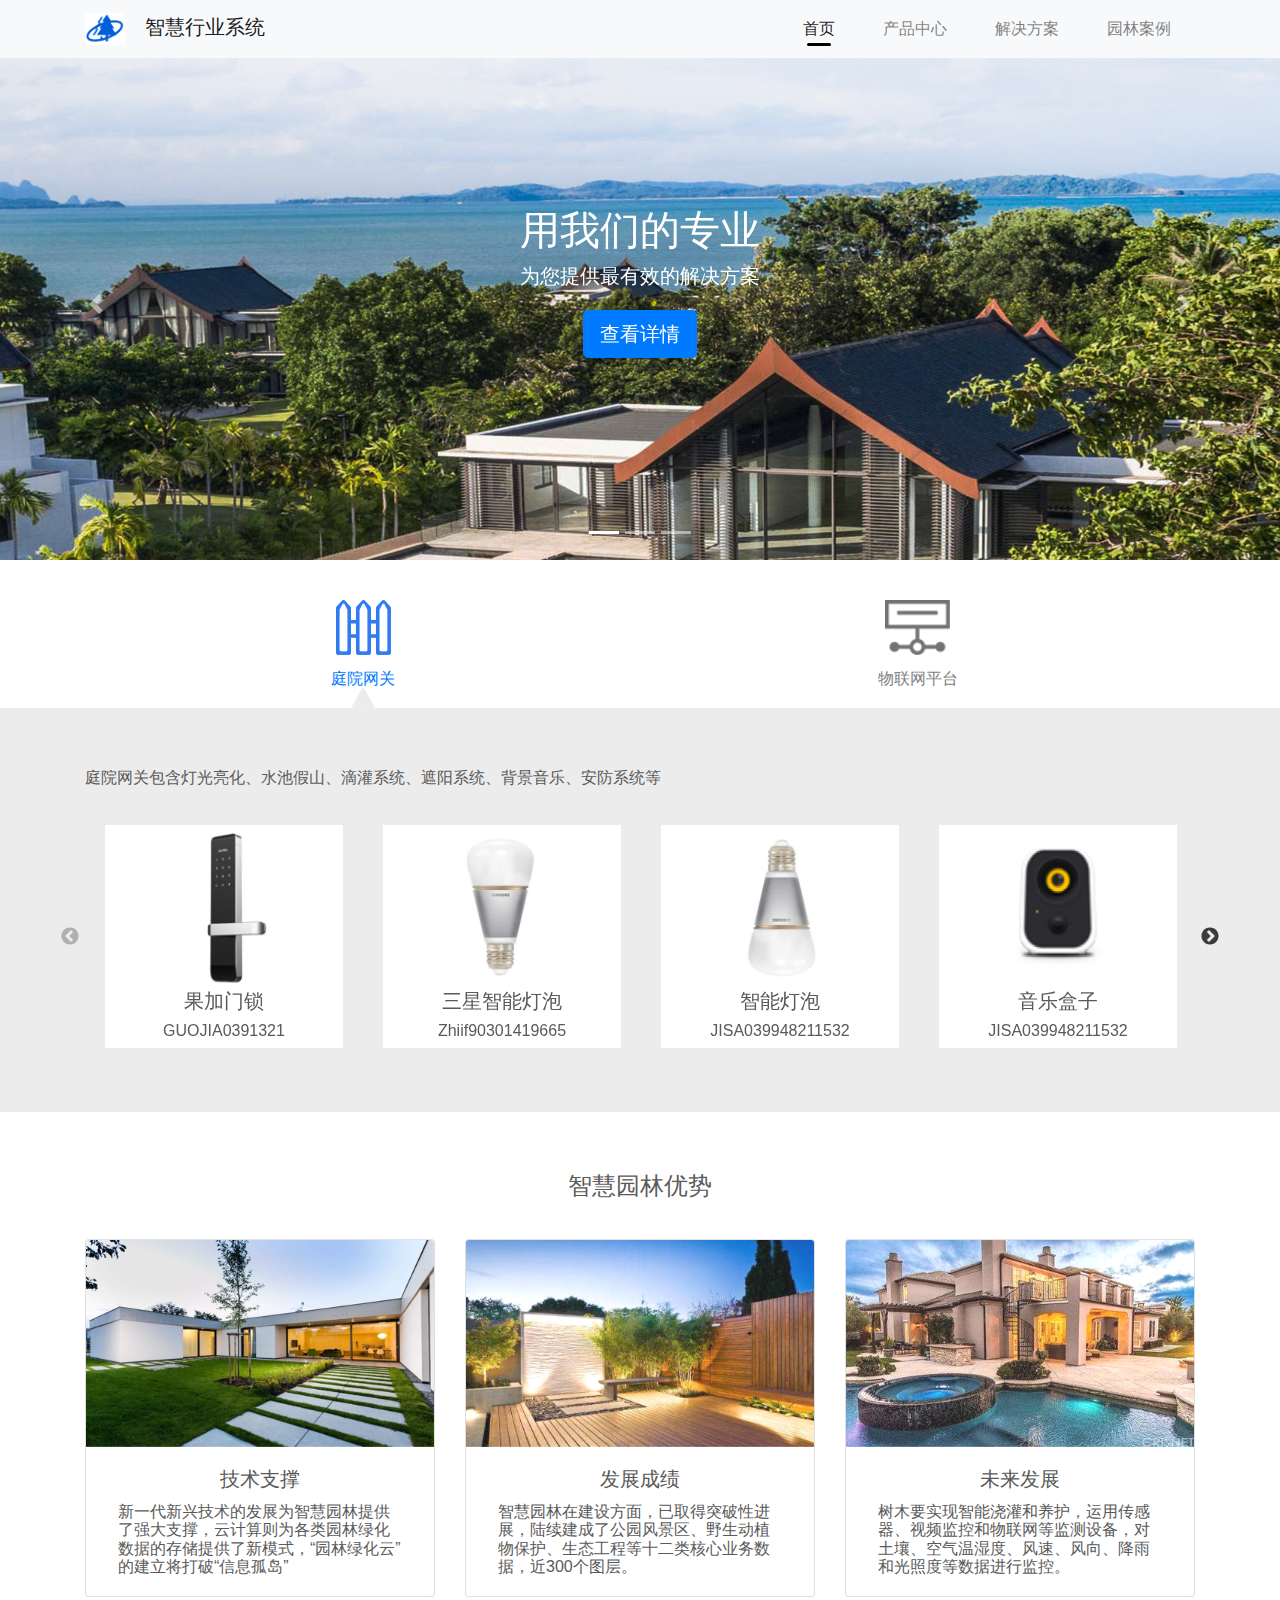
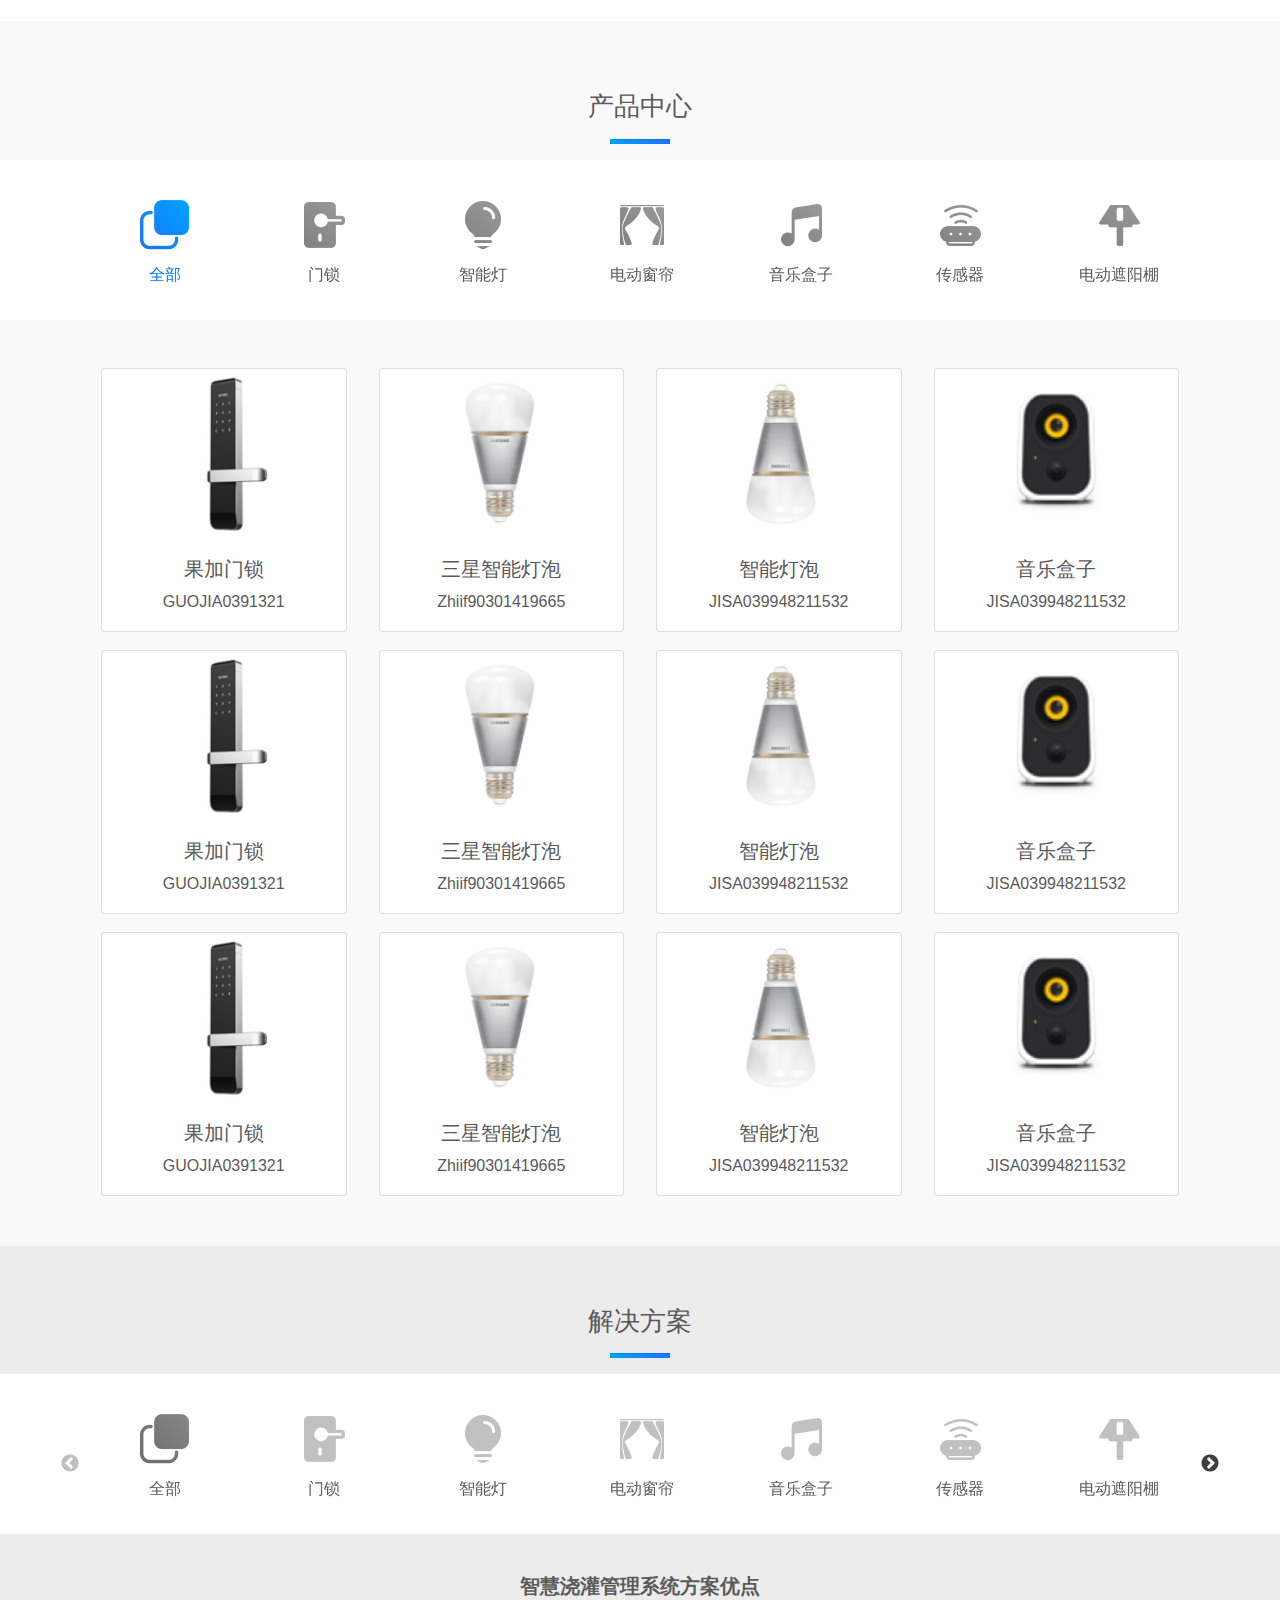
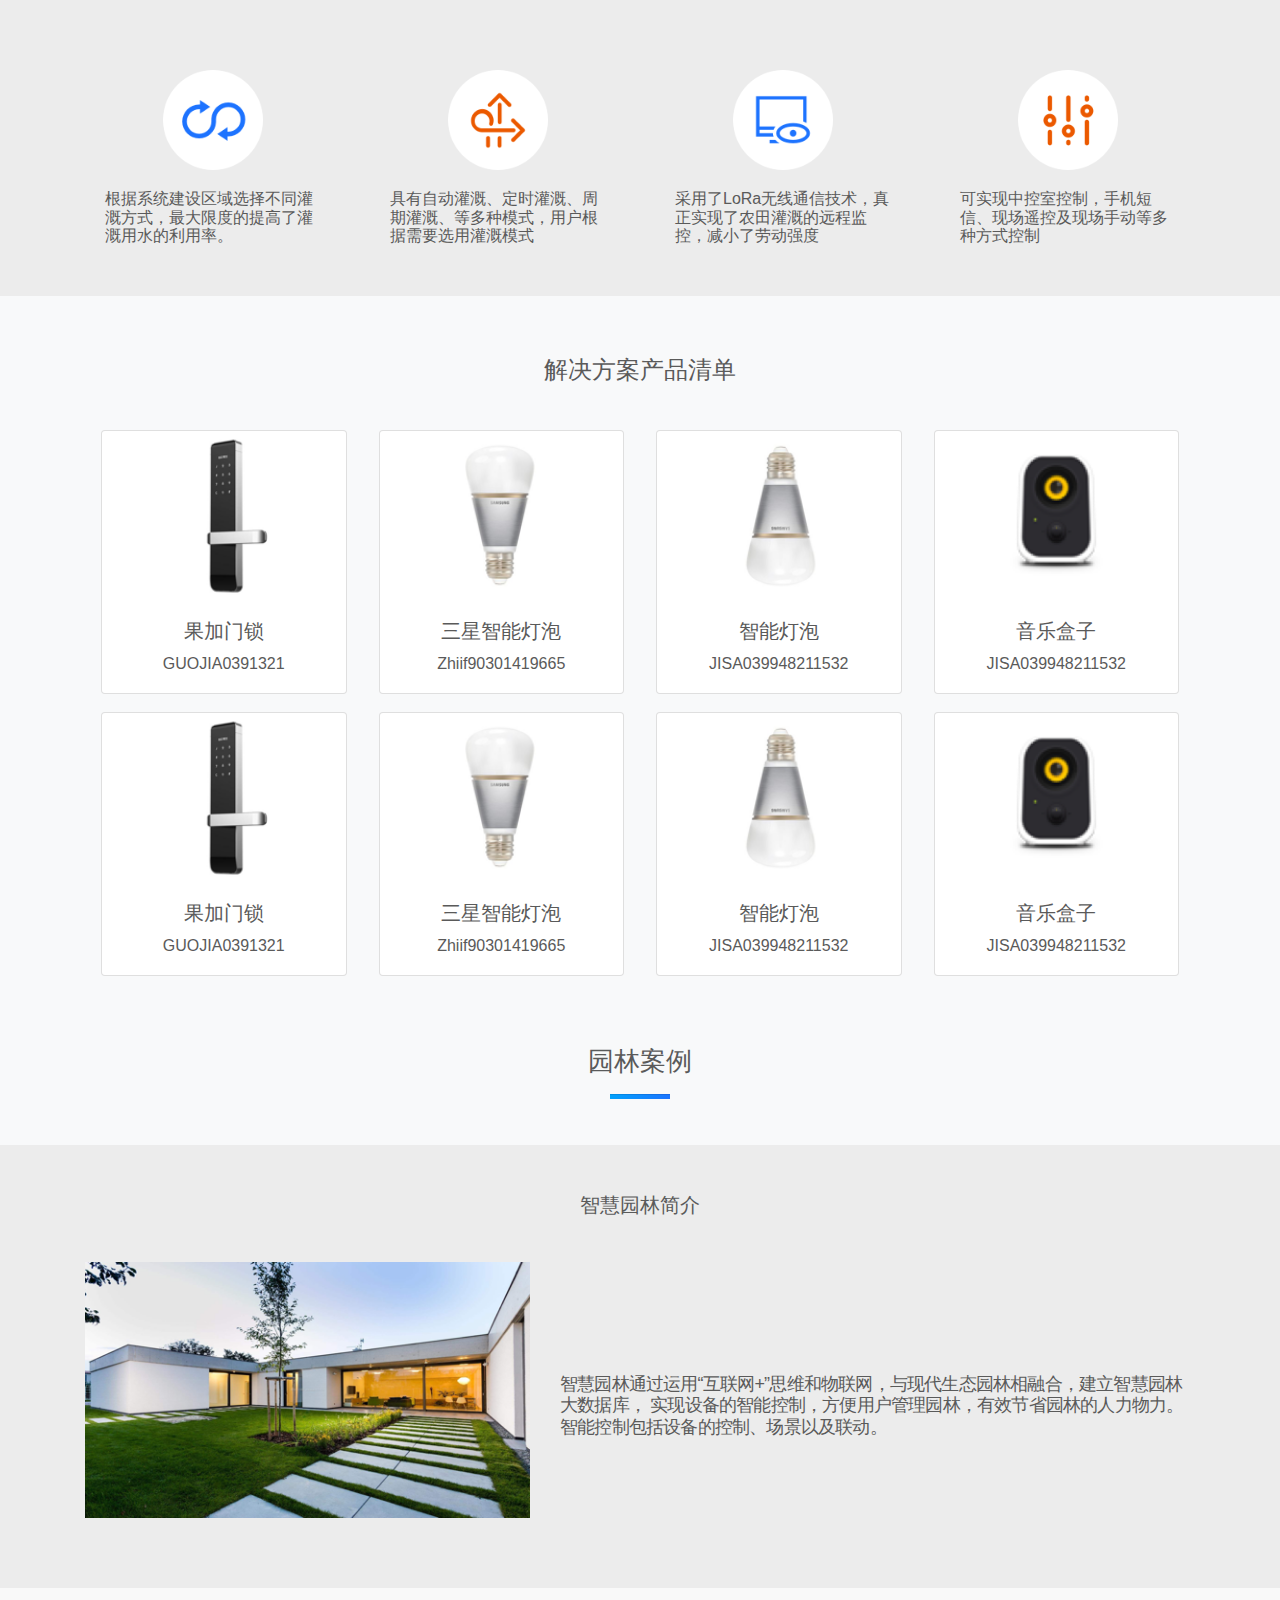
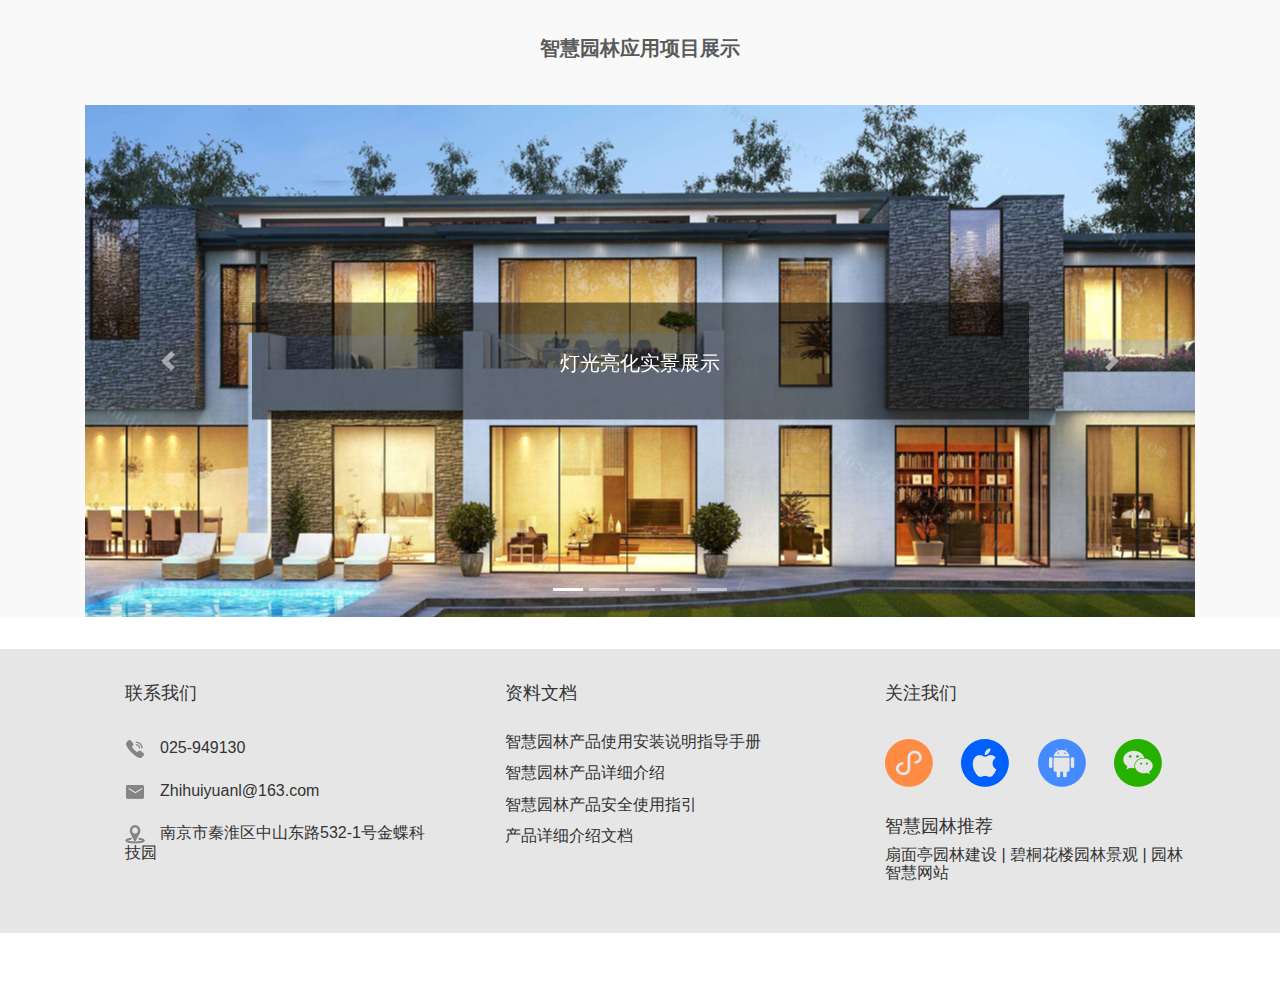
<file: demo.html>
<!doctype html>
<html lang="en">

<head>
    <meta charset="utf-8">
    <meta name="viewport" content="width=device-width, initial-scale=1, shrink-to-fit=no">
    <meta name="description" content="">
    <meta name="author" content="Mark Otto, Jacob Thornton, and Bootstrap contributors">
    <meta name="generator" content="Jekyll v4.0.1">
    <title>庭院网站</title>

    <link rel="canonical" href="https://getbootstrap.com/docs/4.5/examples/carousel/">

    <!-- Bootstrap core CSS -->
    <link href="./assets/dist/css/bootstrap.css" rel="stylesheet">

    <style>
        .bd-placeholder-img {
            font-size: 1.125rem;
            text-anchor: middle;
            -webkit-user-select: none;
            -moz-user-select: none;
            -ms-user-select: none;
            user-select: none;
        }

        @media (min-width: 768px) {
            .bd-placeholder-img-lg {
                font-size: 3.5rem;
            }
        }
    </style>
    <!-- Custom styles for this template -->
    <link href="./css/carousel.css" rel="stylesheet">
    <link rel="stylesheet" href="./css/navbar-top-fixed.css">
    <link rel="stylesheet" href="./css/slick.css">
    <link rel="stylesheet" href="./css/slick-theme.css">
    <style type="text/css">
        .slider {
            width: 50%;
            margin: 100px auto;
        }

        .slick-slide {
            margin: 0px 20px;
        }

        .slick-slide img {
            width: 100%;
        }

        .slick-prev:before,
        .slick-next:before {
            color: black;
        }

        .slick-slide {
            transition: all ease-in-out .3s;
        }
    </style>
    <link rel="stylesheet" href="./css/demo.css">

</head>

<body>
    <header>
        <nav class="navbar navbar-expand-lg navbar-light bg-light fixed-top" id="top">
            <div class="container">
                <a class="navbar-brand" href="#"><img src="./images/logo1.png" alt="Logo">智慧行业系统</a>
                <button class="navbar-toggler" type="button" data-toggle="collapse" data-target="#navbarCollapse"
                    aria-controls="navbarCollapse" aria-expanded="false" aria-label="Toggle navigation">
                    <span class="navbar-toggler-icon"></span>
                </button>
                <div class="collapse navbar-collapse justify-content-end" id="navbarCollapse">
                    <ul class="navbar-nav lift">
                        <li class="nav-item active">
                            <a class="nav-link" href="#">首页 <span class="sr-only">(current)</span></a>
                        </li>
                        <li class="nav-item">
                            <a class="nav-link" href="#">产品中心</a>
                        </li>
                        <li class="nav-item">
                            <a class="nav-link" href="#">解决方案</a>
                        </li>
                        <li class="nav-item">
                            <a class="nav-link" href="#">园林案例</a>
                        </li>
                    </ul>
                </div>
            </div>
        </nav>
    </header>

    <main role="main">
        <!--START HOME-->
        <div class="home-page  t1">
            <div id="myCarousel" class="carousel slide" data-ride="carousel">
                <ol class="carousel-indicators">
                    <li data-target="#myCarousel" data-slide-to="0" class="active"></li>
                    <li data-target="#myCarousel" data-slide-to="1"></li>
                    <li data-target="#myCarousel" data-slide-to="2"></li>
                </ol>
                <div class="carousel-inner">
                    <div class="carousel-item active">
                        <div class="item-bg" style="background: url('./images/banner1.png');"></div>
                        <div class="container">
                            <div class="carousel-caption">
                                <h1>用我们的专业</h1>
                                <p>为您提供最有效的解决方案</p>
                                <p><a class="btn btn-lg btn-primary" href="#" role="button">查看详情</a></p>
                            </div>
                        </div>
                    </div>
                    <div class="carousel-item">
                        <div class="item-bg" style="background: url('./images/banner1.png');"></div>
                        <div class="container">
                            <div class="carousel-caption">
                                <h1>用我们的专业</h1>
                                <p>为您提供最有效的解决方案</p>
                                <p><a class="btn btn-lg btn-primary" href="#" role="button">查看详情</a></p>
                            </div>
                        </div>
                    </div>
                    <div class="carousel-item">
                        <div class="item-bg" style="background: url('./images/banner1.png');"></div>
                        <div class="container">
                            <div class="carousel-caption">
                                <h1>用我们的专业</h1>
                                <p>为您提供最有效的解决方案</p>
                                <p><a class="btn btn-lg btn-primary" href="#" role="button">查看详情</a></p>
                            </div>
                        </div>
                    </div>
                </div>
                <a class="carousel-control-prev" href="#myCarousel" role="button" data-slide="prev">
                    <span class="carousel-control-prev-icon" aria-hidden="true"></span>
                    <span class="sr-only">Previous</span>
                </a>
                <a class="carousel-control-next" href="#myCarousel" role="button" data-slide="next">
                    <span class="carousel-control-next-icon" aria-hidden="true"></span>
                    <span class="sr-only">Next</span>
                </a>
            </div>


            <div class="tablist container">
                <ul class="nav nav-pills nav-justified" id="pills-tab" role="tablist">
                    <li class="nav-item" role="presentation">
                        <a class="nav-link active" id="pills-home-tab" data-toggle="pill" href="#pills-home" role="tab"
                            aria-controls="pills-home" aria-selected="true">
                            <img src="./images/tywgOn.png" alt="" class="icon-tablist img-fluid">
                            庭院网关
                            <img src="./images/sjx.png" alt="" class="icon-sjx">
                        </a>
                    </li>
                    <li class="nav-item" role="presentation">
                        <a class="nav-link text-center" id="pills-profile-tab" data-toggle="pill" href="#pills-profile"
                            role="tab" aria-controls="pills-profile" aria-selected="false">
                            <img src="./images/internetOn.png" alt="" class="icon-tablist img-fluid">
                            物联网平台
                            <img src="./images/sjx.png" alt="" class="icon-sjx">
                        </a>
                    </li>
                </ul>
            </div>

            <div class="tabpanel py-6">
                <div class="tab-content container" id="pills-tabContent">
                    <div class="tab-pane fade show active" id="pills-home" role="tabpanel"
                        aria-labelledby="pills-home-tab">
                        <h6 class="extra-margin">庭院网关包含灯光亮化、水池假山、滴灌系统、遮阳系统、背景音乐、安防系统等</h6>
                        <div class="responsive">
                            <div class="div">
                                <img src="./images/wg88.png" class="img-fluid" alt="">
                                <h5>果加门锁</h5>
                                <h6>GUOJIA0391321</h6>
                            </div>
                            <div class="div">
                                <img src="./images/wg99.png" class="img-fluid" alt="">
                                <h5>三星智能灯泡</h5>
                                <h6>Zhiif90301419665</h6>
                            </div>
                            <div class="div">
                                <img src="./images/wg00.png" class="img-fluid" alt="">
                                <h5>智能灯泡</h5>
                                <h6>JISA039948211532</h6>
                            </div>
                            <div class="div">
                                <img src="./images/wg77.png" class="img-fluid" alt="">
                                <h5>音乐盒子</h5>
                                <h6>JISA039948211532</h6>
                            </div>
                            <div class="div">
                                <img src="./images/wg88.png" class="img-fluid" alt="">
                                <h5>果加门锁</h5>
                                <h6>GUOJIA0391321</h6>
                            </div>
                            <div class="div">
                                <img src="./images/wg99.png" class="img-fluid" alt="">
                                <h5>三星智能灯泡</h5>
                                <h6>Zhiif90301419665</h6>
                            </div>
                            <div class="div">
                                <img src="./images/wg00.png" class="img-fluid" alt="">
                                <h5>智能灯泡</h5>
                                <h6>JISA039948211532</h6>
                            </div>
                            <div class="div">
                                <img src="./images/wg77.png" class="img-fluid" alt="">
                                <h5>音乐盒子</h5>
                                <h6>JISA039948211532</h6>
                                </figure>
                            </div>
                        </div>
                    </div>
                    <div class="tab-pane fade" id="pills-profile" role="tabpanel" aria-labelledby="pills-profile-tab">
                        <h6 class="extra-margin">通过物联平台，完成对设备的控制、联动等功能</h6>
                        <div class="row marketing">
                            <div class="col-lg-4">
                                <img src="./images/sblj.png" class="img-responsive w-6rem outdent-shadow" />
                                <h5>设备接入</h5>
                            </div>
                            <div class="col-lg-4">
                                <img src="./images/sbkz.png" class="img-responsive w-6rem outdent-shadow" />
                                <h5>设备控制</h5>
                            </div>
                            <div class="col-lg-4">
                                <img src="./images/cjld.png" class="img-responsive w-6rem outdent-shadow" />
                                <h5>场景联动</h5>
                            </div>
                        </div>
                    </div>
                </div>
            </div>
            <h4 class="text-center extra-margin">智慧园林优势</h4>

            <div class="container marketing">

                <!-- Three columns of text below the carousel -->
                <div class="row">
                    <div class="col-lg-4">
                        <div class="card">
                            <img src="./images/adv1.png" class="card-img-top" alt="...">
                            <div class="card-body">
                                <h5 class="card-title">技术支撑</h5>
                                <p class="card-text">新一代新兴技术的发展为智慧园林提供了强大支撑，云计算则为各类园林绿化数据的存储提供了新模式，“园林绿化云”的建立将打破“信息孤岛”
                                </p>
                            </div>
                        </div>
                    </div>
                    <div class="col-lg-4">
                        <div class="card">
                            <img src="./images/adv2.png" class="card-img-top" alt="...">
                            <div class="card-body">
                                <h5 class="card-title">发展成绩</h5>
                                <p class="card-text">智慧园林在建设方面，已取得突破性进展，陆续建成了公园风景区、野生动植物保护、生态工程等十二类核心业务数据，近300个图层。</p>
                            </div>
                        </div>
                    </div>
                    <div class="col-lg-4">
                        <div class="card">
                            <img src="./images/adv3.png" class="card-img-top" alt="...">
                            <div class="card-body">
                                <h5 class="card-title">未来发展</h5>
                                <p class="card-text">树木要实现智能浇灌和养护，运用传感器、视频监控和物联网等监测设备，对土壤、空气温湿度、风速、风向、降雨和光照度等数据进行监控。</p>
                            </div>
                        </div>
                    </div>
                </div>


            </div>
        </div>

        <!--END HOME -->
        <!--PRODUCT CENTER  -->
        <div class="vc_row wpb_row  full-width-section  t2" style="padding-top: 70px;padding-bottom: 40px;">
            <h3 class="special-heading-1"
                style="font-size:26px;text-align:center;margin-bottom:0px;margin-right:auto;margin-left:auto;max-width:600px;">
                产品中心</h3>
            <hr class="wbc-hr"
                style="background-image: linear-gradient(-225deg, #00A3FC 0%, #1D73FF 100%, #1D73FF 100%);width:60px;height:4px;">
            <div class="responsive1">
                <div class="container">
                    <div class="swiper-wrapper" role="tablist" id="myTab">
                        <div class="div active">
                            <a class="pcard">
                                <img src="./images/allOn.png" style="width: auto;" alt="">
                                <p>全部</p>
                            </a>
                        </div>
                        <div class="div">
                            <a class="pcard">
                                <img src="./images/floorOn.png" style="width: auto;" alt="">
                                <p>门锁</p>
                            </a>
                        </div>
                        <div class="div">
                            <a class="pcard">
                                <img src="./images/lebOn.png" style="width: auto;" alt="">
                                <p>智能灯</p>
                            </a>
                        </div>
                        <div class="div">
                            <a class="pcard">
                                <img src="./images/clOn.png" style="width: auto;" alt="">
                                <p>电动窗帘</p>
                            </a>
                        </div>
                        <div class="div" role="presentation">
                            <a class="pcard">
                                <img src="./images/yyhzOn.png" style="width: auto;" alt="">
                                <p>音乐盒子</p>
                            </a>
                        </div>
                        <div class="div" role="presentation">
                            <a class="pcard">
                                <img src="./images/cgqOn.png" style="width: auto;" alt="">
                                <p>传感器</p>
                            </a>
                        </div>
                        <div class="div" role="presentation">
                            <a class="pcard">
                                <img src="./images/zypOn.png" style="width: auto;" alt="">
                                <p>电动遮阳棚</p>
                            </a>
                        </div>
                        <!-- <div class="div"  role="presentation">
                            <a class="pcard">
                                <img src="./images/floorOff.png" style="width: auto;" alt="">
                                <p>门锁</p>
                            </a>
                        </div>
                        <div class="div"  role="presentation">
                            <a class="pcard">
                                <img src="./images/lebOff.png" style="width: auto;" alt="">
                                <p>智能灯</p>
                            </a>
                        </div>
                        <div class="div"  role="presentation">
                            <a class="pcard">
                                <img src="./images/clOff.png" style="width: auto;" alt="">
                                <p>电动窗帘</p>
                            </a>
                        </div>
                        <div class="div"  role="presentation">
                            <a class="pcard">
                                <img src="./images/yyhzOff.png" style="width: auto;" alt="">
                                <p>音乐盒子</p>
                            </a>
                        </div>
                        <div class="div"  role="presentation">
                            <a class="pcard">
                                <img src="./images/cgqOff.png" style="width: auto;" alt="">
                                <p>传感器</p>
                            </a>
                        </div>
                        <div class="div"  role="presentation">
                            <a class="pcard">
                                <img src="./images/zypOff.png" style="width: auto;" alt="">
                                <p>电动遮阳棚</p>
                            </a>
                        </div> -->
                    </div>
                </div>
            </div>
            <div class="product-list">
                <div class="container">
                    <div class="con-pane">
                        <div class="row1">
                            <div class="tabCard">
                                <div class="nav nav-pills" id="v-pills-tab" role="tablist">
                                    <a class="col-6 col-md-4 col-lg-3 col-xl-3 nav-link active" id="v-pills-home-tab"
                                        data-toggle="pill" href="#v-pills-home" role="tab" aria-controls="v-pills-home"
                                        aria-selected="false">
                                        <div class="card">
                                            <img src="./images/wg88.png" class="card-img-top" alt="...">
                                            <div class="card-body">
                                                <h5 class="card-title">果加门锁</h5>
                                                <p class="card-text">GUOJIA0391321</p>
                                            </div>
                                        </div>
                                    </a>
                                    <a class="col-6 col-md-4 col-lg-3 col-xl-3 nav-link" id="v-pills-profile-tab"
                                        data-toggle="pill" href="#v-pills-profile" role="tab"
                                        aria-controls="v-pills-profile" aria-selected="false">
                                        <div class="card">
                                            <img src="./images/wg99.png" class="card-img-top" alt="...">
                                            <div class="card-body">
                                                <h5 class="card-title">三星智能灯泡</h5>
                                                <p class="card-text">Zhiif90301419665</p>
                                            </div>
                                        </div>
                                    </a>
                                    <a class="col-6 col-md-4 col-lg-3 col-xl-3 nav-link" id="v-pills-messages-tab"
                                        data-toggle="pill" href="#v-pills-messages" role="tab"
                                        aria-controls="v-pills-messages" aria-selected="false">
                                        <div class="card">
                                            <img src="./images/wg00.png" class="card-img-top" alt="...">
                                            <div class="card-body">
                                                <h5 class="card-title">智能灯泡</h5>
                                                <p class="card-text">JISA039948211532</p>
                                            </div>
                                        </div>
                                    </a>
                                    <a class="col-6 col-md-4 col-lg-3 col-xl-3 nav-link" id="v-pills-settings-tab"
                                        data-toggle="pill" href="#v-pills-settings" role="tab"
                                        aria-controls="v-pills-settings" aria-selected="false">
                                        <div class="card">
                                            <img src="./images/wg77.png" class="card-img-top" alt="...">
                                            <div class="card-body">
                                                <h5 class="card-title">音乐盒子</h5>
                                                <p class="card-text">JISA039948211532</p>
                                            </div>
                                        </div>
                                    </a>
                                </div>
                                <div class="tab-content card-content" id="v-pills-tabContent">
                                    <div class="tab-pane fade show " id="v-pills-home" role="tabpanel"
                                        aria-labelledby="v-pills-home-tab">
                                        <div class="arrow"></div>
                                        <div class="detail-content">
                                            <h5>产品详情</h5>
                                            <!-- Swiper -->
                                            <div class="scroll-detail">
                                                <div class="detail-container">
                                                    <div class="divwarp clearfix">
                                                        <div class="left-detail">
                                                            <p>产品名称:</p>
                                                            <p>产品ID:</p>
                                                            <p>产品功能:</p>
                                                        </div>
                                                        <div class="right-detail">
                                                            <p>智能门锁</p>
                                                            <p>Zhiif90301419665</p>
                                                            <p>1、常见功能</p>
                                                            <p>智能锁的功能是跟普通的指纹、密码锁一样，能够指纹开锁、密码开锁、IC卡开锁等等，有隐藏钥匙孔、USB充电孔，还有没电提醒的功能。
                                                            </p>
                                                            <p>2、远程功能</p>
                                                            <p>可通过手机APP远程开锁，并且有短信报警、开锁记录查询两大功能护航，不论谁什么时候利用什么方式开你家门，都会第一次时间发短信推送。
                                                            </p>
                                                            <p>3、联动功能</p>
                                                            <p>智能锁，不仅可以连接智能家居，还可以和智能产品联动。例如，白天指纹开锁，电动窗帘打开；晚上指纹开锁，灯光打开等等。
                                                            </p>
                                                            <p>4、 特殊指纹设置</p>
                                                            <p>每个手指的指纹都是不一样的，同样也可以设置不同的指纹开锁带来的效果不一样。例如，食指开锁是为正常开锁，拇指开锁是为碰到坏人。
                                                            </p>
                                                            <p>5、常见功能</p>
                                                            <p>智能锁的功能是跟普通的指纹、密码锁一样，能够指纹开锁、密码开锁、IC卡开锁等等，有隐藏钥匙孔、USB充电孔，还有没电提醒的功能。
                                                            </p>
                                                        </div>

                                                    </div>
                                                </div>
                                            </div>
                                        </div>
                                    </div>
                                    <div class="tab-pane fade" id="v-pills-profile" role="tabpanel"
                                        aria-labelledby="v-pills-profile-tab">
                                        <div class="arrow"></div>
                                        <div class="detail-content">
                                            <h5>2...产品详情</h5>
                                            <!-- Swiper -->
                                            <div class="scroll-detail">
                                                <div class="detail-container">
                                                    <div class="divwarp clearfix">
                                                        <div class="left-detail">
                                                            <p>产品名称:</p>
                                                            <p>产品ID:</p>
                                                            <p>产品功能:</p>
                                                        </div>
                                                        <div class="right-detail">
                                                            <p>智能门锁</p>
                                                            <p>Zhiif90301419665</p>
                                                            <p>1、常见功能</p>
                                                            <p>智能锁的功能是跟普通的指纹、密码锁一样，能够指纹开锁、密码开锁、IC卡开锁等等，有隐藏钥匙孔、USB充电孔，还有没电提醒的功能。
                                                            </p>
                                                            <p>2、远程功能</p>
                                                            <p>可通过手机APP远程开锁，并且有短信报警、开锁记录查询两大功能护航，不论谁什么时候利用什么方式开你家门，都会第一次时间发短信推送。
                                                            </p>
                                                            <p>3、联动功能</p>
                                                            <p>智能锁，不仅可以连接智能家居，还可以和智能产品联动。例如，白天指纹开锁，电动窗帘打开；晚上指纹开锁，灯光打开等等。
                                                            </p>
                                                            <p>4、 特殊指纹设置</p>
                                                            <p>每个手指的指纹都是不一样的，同样也可以设置不同的指纹开锁带来的效果不一样。例如，食指开锁是为正常开锁，拇指开锁是为碰到坏人。
                                                            </p>
                                                            <p>5、常见功能</p>
                                                            <p>智能锁的功能是跟普通的指纹、密码锁一样，能够指纹开锁、密码开锁、IC卡开锁等等，有隐藏钥匙孔、USB充电孔，还有没电提醒的功能。
                                                            </p>
                                                        </div>

                                                    </div>
                                                </div>
                                            </div>
                                        </div>
                                    </div>
                                    <div class="tab-pane fade" id="v-pills-messages" role="tabpanel"
                                        aria-labelledby="v-pills-messages-tab">
                                        <div class="arrow"></div>
                                        <div class="detail-content">
                                            <h5> 3...产品详情</h5>
                                            <!-- Swiper -->
                                            <div class="scroll-detail">
                                                <div class="detail-container">
                                                    <div class="divwarp clearfix">
                                                        <div class="left-detail">
                                                            <p>产品名称:</p>
                                                            <p>产品ID:</p>
                                                            <p>产品功能:</p>
                                                        </div>
                                                        <div class="right-detail">
                                                            <p>智能门锁</p>
                                                            <p>Zhiif90301419665</p>
                                                            <p>1、常见功能</p>
                                                            <p>智能锁的功能是跟普通的指纹、密码锁一样，能够指纹开锁、密码开锁、IC卡开锁等等，有隐藏钥匙孔、USB充电孔，还有没电提醒的功能。
                                                            </p>
                                                            <p>2、远程功能</p>
                                                            <p>可通过手机APP远程开锁，并且有短信报警、开锁记录查询两大功能护航，不论谁什么时候利用什么方式开你家门，都会第一次时间发短信推送。
                                                            </p>
                                                            <p>3、联动功能</p>
                                                            <p>智能锁，不仅可以连接智能家居，还可以和智能产品联动。例如，白天指纹开锁，电动窗帘打开；晚上指纹开锁，灯光打开等等。
                                                            </p>
                                                            <p>4、 特殊指纹设置</p>
                                                            <p>每个手指的指纹都是不一样的，同样也可以设置不同的指纹开锁带来的效果不一样。例如，食指开锁是为正常开锁，拇指开锁是为碰到坏人。
                                                            </p>
                                                            <p>5、常见功能</p>
                                                            <p>智能锁的功能是跟普通的指纹、密码锁一样，能够指纹开锁、密码开锁、IC卡开锁等等，有隐藏钥匙孔、USB充电孔，还有没电提醒的功能。
                                                            </p>
                                                        </div>

                                                    </div>
                                                </div>
                                            </div>
                                        </div>
                                    </div>
                                    <div class="tab-pane fade" id="v-pills-settings" role="tabpanel"
                                        aria-labelledby="v-pills-settings-tab">
                                        <div class="arrow"></div>
                                        <div class="detail-content">
                                            <h5>4...产品详情</h5>
                                            <!-- Swiper -->
                                            <div class="scroll-detail">
                                                <div class="detail-container">
                                                    <div class="divwarp clearfix">
                                                        <div class="left-detail">
                                                            <p>产品名称:</p>
                                                            <p>产品ID:</p>
                                                            <p>产品功能:</p>
                                                        </div>
                                                        <div class="right-detail">
                                                            <p>智能门锁</p>
                                                            <p>Zhiif90301419665</p>
                                                            <p>1、常见功能</p>
                                                            <p>智能锁的功能是跟普通的指纹、密码锁一样，能够指纹开锁、密码开锁、IC卡开锁等等，有隐藏钥匙孔、USB充电孔，还有没电提醒的功能。
                                                            </p>
                                                            <p>2、远程功能</p>
                                                            <p>可通过手机APP远程开锁，并且有短信报警、开锁记录查询两大功能护航，不论谁什么时候利用什么方式开你家门，都会第一次时间发短信推送。
                                                            </p>
                                                            <p>3、联动功能</p>
                                                            <p>智能锁，不仅可以连接智能家居，还可以和智能产品联动。例如，白天指纹开锁，电动窗帘打开；晚上指纹开锁，灯光打开等等。
                                                            </p>
                                                            <p>4、 特殊指纹设置</p>
                                                            <p>每个手指的指纹都是不一样的，同样也可以设置不同的指纹开锁带来的效果不一样。例如，食指开锁是为正常开锁，拇指开锁是为碰到坏人。
                                                            </p>
                                                            <p>5、常见功能</p>
                                                            <p>智能锁的功能是跟普通的指纹、密码锁一样，能够指纹开锁、密码开锁、IC卡开锁等等，有隐藏钥匙孔、USB充电孔，还有没电提醒的功能。
                                                            </p>
                                                        </div>

                                                    </div>
                                                </div>
                                            </div>
                                        </div>
                                    </div>
                                </div>
                            </div>

                        </div>
                        <div class="row1">
                            <div class="tabCard">
                                <div class="nav nav-pills" id="v-pills-tab" role="tablist">
                                    <a class="col-6 col-md-4 col-lg-3 col-xl-3 nav-link active" id="v-pills-home-tab"
                                        data-toggle="pill" href="#v-pills-home" role="tab" aria-controls="v-pills-home"
                                        aria-selected="false">
                                        <div class="card">
                                            <img src="./images/wg88.png" class="card-img-top" alt="...">
                                            <div class="card-body">
                                                <h5 class="card-title">果加门锁</h5>
                                                <p class="card-text">GUOJIA0391321</p>
                                            </div>
                                        </div>
                                    </a>
                                    <a class="col-6 col-md-4 col-lg-3 col-xl-3 nav-link" id="v-pills-profile-tab"
                                        data-toggle="pill" href="#v-pills-profile" role="tab"
                                        aria-controls="v-pills-profile" aria-selected="false">
                                        <div class="card">
                                            <img src="./images/wg99.png" class="card-img-top" alt="...">
                                            <div class="card-body">
                                                <h5 class="card-title">三星智能灯泡</h5>
                                                <p class="card-text">Zhiif90301419665</p>
                                            </div>
                                        </div>
                                    </a>
                                    <a class="col-6 col-md-4 col-lg-3 col-xl-3 nav-link" id="v-pills-messages-tab"
                                        data-toggle="pill" href="#v-pills-messages" role="tab"
                                        aria-controls="v-pills-messages" aria-selected="false">
                                        <div class="card">
                                            <img src="./images/wg00.png" class="card-img-top" alt="...">
                                            <div class="card-body">
                                                <h5 class="card-title">智能灯泡</h5>
                                                <p class="card-text">JISA039948211532</p>
                                            </div>
                                        </div>
                                    </a>
                                    <a class="col-6 col-md-4 col-lg-3 col-xl-3 nav-link" id="v-pills-settings-tab"
                                        data-toggle="pill" href="#v-pills-settings" role="tab"
                                        aria-controls="v-pills-settings" aria-selected="false">
                                        <div class="card">
                                            <img src="./images/wg77.png" class="card-img-top" alt="...">
                                            <div class="card-body">
                                                <h5 class="card-title">音乐盒子</h5>
                                                <p class="card-text">JISA039948211532</p>
                                            </div>
                                        </div>
                                    </a>
                                </div>
                                <div class="tab-content card-content" id="v-pills-tabContent">
                                    <div class="tab-pane fade show " id="v-pills-home" role="tabpanel"
                                        aria-labelledby="v-pills-home-tab">
                                        <div class="arrow"></div>
                                        <div class="detail-content">
                                            <h5>产品详情</h5>
                                            <!-- Swiper -->
                                            <div class="scroll-detail">
                                                <div class="detail-container">
                                                    <div class="divwarp clearfix">
                                                        <div class="left-detail">
                                                            <p>产品名称:</p>
                                                            <p>产品ID:</p>
                                                            <p>产品功能:</p>
                                                        </div>
                                                        <div class="right-detail">
                                                            <p>智能门锁</p>
                                                            <p>Zhiif90301419665</p>
                                                            <p>1、常见功能</p>
                                                            <p>智能锁的功能是跟普通的指纹、密码锁一样，能够指纹开锁、密码开锁、IC卡开锁等等，有隐藏钥匙孔、USB充电孔，还有没电提醒的功能。
                                                            </p>
                                                            <p>2、远程功能</p>
                                                            <p>可通过手机APP远程开锁，并且有短信报警、开锁记录查询两大功能护航，不论谁什么时候利用什么方式开你家门，都会第一次时间发短信推送。
                                                            </p>
                                                            <p>3、联动功能</p>
                                                            <p>智能锁，不仅可以连接智能家居，还可以和智能产品联动。例如，白天指纹开锁，电动窗帘打开；晚上指纹开锁，灯光打开等等。
                                                            </p>
                                                            <p>4、 特殊指纹设置</p>
                                                            <p>每个手指的指纹都是不一样的，同样也可以设置不同的指纹开锁带来的效果不一样。例如，食指开锁是为正常开锁，拇指开锁是为碰到坏人。
                                                            </p>
                                                            <p>5、常见功能</p>
                                                            <p>智能锁的功能是跟普通的指纹、密码锁一样，能够指纹开锁、密码开锁、IC卡开锁等等，有隐藏钥匙孔、USB充电孔，还有没电提醒的功能。
                                                            </p>
                                                        </div>

                                                    </div>
                                                </div>
                                            </div>
                                        </div>
                                    </div>
                                    <div class="tab-pane fade" id="v-pills-profile" role="tabpanel"
                                        aria-labelledby="v-pills-profile-tab">
                                        <div class="arrow"></div>
                                        <div class="detail-content">
                                            <h5>2...产品详情</h5>
                                            <!-- Swiper -->
                                            <div class="scroll-detail">
                                                <div class="detail-container">
                                                    <div class="divwarp clearfix">
                                                        <div class="left-detail">
                                                            <p>产品名称:</p>
                                                            <p>产品ID:</p>
                                                            <p>产品功能:</p>
                                                        </div>
                                                        <div class="right-detail">
                                                            <p>智能门锁</p>
                                                            <p>Zhiif90301419665</p>
                                                            <p>1、常见功能</p>
                                                            <p>智能锁的功能是跟普通的指纹、密码锁一样，能够指纹开锁、密码开锁、IC卡开锁等等，有隐藏钥匙孔、USB充电孔，还有没电提醒的功能。
                                                            </p>
                                                            <p>2、远程功能</p>
                                                            <p>可通过手机APP远程开锁，并且有短信报警、开锁记录查询两大功能护航，不论谁什么时候利用什么方式开你家门，都会第一次时间发短信推送。
                                                            </p>
                                                            <p>3、联动功能</p>
                                                            <p>智能锁，不仅可以连接智能家居，还可以和智能产品联动。例如，白天指纹开锁，电动窗帘打开；晚上指纹开锁，灯光打开等等。
                                                            </p>
                                                            <p>4、 特殊指纹设置</p>
                                                            <p>每个手指的指纹都是不一样的，同样也可以设置不同的指纹开锁带来的效果不一样。例如，食指开锁是为正常开锁，拇指开锁是为碰到坏人。
                                                            </p>
                                                            <p>5、常见功能</p>
                                                            <p>智能锁的功能是跟普通的指纹、密码锁一样，能够指纹开锁、密码开锁、IC卡开锁等等，有隐藏钥匙孔、USB充电孔，还有没电提醒的功能。
                                                            </p>
                                                        </div>

                                                    </div>
                                                </div>
                                            </div>
                                        </div>
                                    </div>
                                    <div class="tab-pane fade" id="v-pills-messages" role="tabpanel"
                                        aria-labelledby="v-pills-messages-tab">
                                        <div class="arrow"></div>
                                        <div class="detail-content">
                                            <h5> 3...产品详情</h5>
                                            <!-- Swiper -->
                                            <div class="scroll-detail">
                                                <div class="detail-container">
                                                    <div class="divwarp clearfix">
                                                        <div class="left-detail">
                                                            <p>产品名称:</p>
                                                            <p>产品ID:</p>
                                                            <p>产品功能:</p>
                                                        </div>
                                                        <div class="right-detail">
                                                            <p>智能门锁</p>
                                                            <p>Zhiif90301419665</p>
                                                            <p>1、常见功能</p>
                                                            <p>智能锁的功能是跟普通的指纹、密码锁一样，能够指纹开锁、密码开锁、IC卡开锁等等，有隐藏钥匙孔、USB充电孔，还有没电提醒的功能。
                                                            </p>
                                                            <p>2、远程功能</p>
                                                            <p>可通过手机APP远程开锁，并且有短信报警、开锁记录查询两大功能护航，不论谁什么时候利用什么方式开你家门，都会第一次时间发短信推送。
                                                            </p>
                                                            <p>3、联动功能</p>
                                                            <p>智能锁，不仅可以连接智能家居，还可以和智能产品联动。例如，白天指纹开锁，电动窗帘打开；晚上指纹开锁，灯光打开等等。
                                                            </p>
                                                            <p>4、 特殊指纹设置</p>
                                                            <p>每个手指的指纹都是不一样的，同样也可以设置不同的指纹开锁带来的效果不一样。例如，食指开锁是为正常开锁，拇指开锁是为碰到坏人。
                                                            </p>
                                                            <p>5、常见功能</p>
                                                            <p>智能锁的功能是跟普通的指纹、密码锁一样，能够指纹开锁、密码开锁、IC卡开锁等等，有隐藏钥匙孔、USB充电孔，还有没电提醒的功能。
                                                            </p>
                                                        </div>

                                                    </div>
                                                </div>
                                            </div>
                                        </div>
                                    </div>
                                    <div class="tab-pane fade" id="v-pills-settings" role="tabpanel"
                                        aria-labelledby="v-pills-settings-tab">
                                        <div class="arrow"></div>
                                        <div class="detail-content">
                                            <h5>4...产品详情</h5>
                                            <!-- Swiper -->
                                            <div class="scroll-detail">
                                                <div class="detail-container">
                                                    <div class="divwarp clearfix">
                                                        <div class="left-detail">
                                                            <p>产品名称:</p>
                                                            <p>产品ID:</p>
                                                            <p>产品功能:</p>
                                                        </div>
                                                        <div class="right-detail">
                                                            <p>智能门锁</p>
                                                            <p>Zhiif90301419665</p>
                                                            <p>1、常见功能</p>
                                                            <p>智能锁的功能是跟普通的指纹、密码锁一样，能够指纹开锁、密码开锁、IC卡开锁等等，有隐藏钥匙孔、USB充电孔，还有没电提醒的功能。
                                                            </p>
                                                            <p>2、远程功能</p>
                                                            <p>可通过手机APP远程开锁，并且有短信报警、开锁记录查询两大功能护航，不论谁什么时候利用什么方式开你家门，都会第一次时间发短信推送。
                                                            </p>
                                                            <p>3、联动功能</p>
                                                            <p>智能锁，不仅可以连接智能家居，还可以和智能产品联动。例如，白天指纹开锁，电动窗帘打开；晚上指纹开锁，灯光打开等等。
                                                            </p>
                                                            <p>4、 特殊指纹设置</p>
                                                            <p>每个手指的指纹都是不一样的，同样也可以设置不同的指纹开锁带来的效果不一样。例如，食指开锁是为正常开锁，拇指开锁是为碰到坏人。
                                                            </p>
                                                            <p>5、常见功能</p>
                                                            <p>智能锁的功能是跟普通的指纹、密码锁一样，能够指纹开锁、密码开锁、IC卡开锁等等，有隐藏钥匙孔、USB充电孔，还有没电提醒的功能。
                                                            </p>
                                                        </div>

                                                    </div>
                                                </div>
                                            </div>
                                        </div>
                                    </div>
                                </div>
                            </div>

                        </div>
                        <div class="row1">
                            <div class="tabCard">
                                <div class="nav nav-pills" id="v-pills-tab" role="tablist">
                                    <a class="col-6 col-md-4 col-lg-3 col-xl-3 nav-link active" id="v-pills-home-tab"
                                        data-toggle="pill" href="#v-pills-home" role="tab" aria-controls="v-pills-home"
                                        aria-selected="false">
                                        <div class="card">
                                            <img src="./images/wg88.png" class="card-img-top" alt="...">
                                            <div class="card-body">
                                                <h5 class="card-title">果加门锁</h5>
                                                <p class="card-text">GUOJIA0391321</p>
                                            </div>
                                        </div>
                                    </a>
                                    <a class="col-6 col-md-4 col-lg-3 col-xl-3 nav-link" id="v-pills-profile-tab"
                                        data-toggle="pill" href="#v-pills-profile" role="tab"
                                        aria-controls="v-pills-profile" aria-selected="false">
                                        <div class="card">
                                            <img src="./images/wg99.png" class="card-img-top" alt="...">
                                            <div class="card-body">
                                                <h5 class="card-title">三星智能灯泡</h5>
                                                <p class="card-text">Zhiif90301419665</p>
                                            </div>
                                        </div>
                                    </a>
                                    <a class="col-6 col-md-4 col-lg-3 col-xl-3 nav-link" id="v-pills-messages-tab"
                                        data-toggle="pill" href="#v-pills-messages" role="tab"
                                        aria-controls="v-pills-messages" aria-selected="false">
                                        <div class="card">
                                            <img src="./images/wg00.png" class="card-img-top" alt="...">
                                            <div class="card-body">
                                                <h5 class="card-title">智能灯泡</h5>
                                                <p class="card-text">JISA039948211532</p>
                                            </div>
                                        </div>
                                    </a>
                                    <a class="col-6 col-md-4 col-lg-3 col-xl-3 nav-link" id="v-pills-settings-tab"
                                        data-toggle="pill" href="#v-pills-settings" role="tab"
                                        aria-controls="v-pills-settings" aria-selected="false">
                                        <div class="card">
                                            <img src="./images/wg77.png" class="card-img-top" alt="...">
                                            <div class="card-body">
                                                <h5 class="card-title">音乐盒子</h5>
                                                <p class="card-text">JISA039948211532</p>
                                            </div>
                                        </div>
                                    </a>
                                </div>
                                <div class="tab-content card-content" id="v-pills-tabContent">
                                    <div class="tab-pane fade show " id="v-pills-home" role="tabpanel"
                                        aria-labelledby="v-pills-home-tab">
                                        <div class="arrow"></div>
                                        <div class="detail-content">
                                            <h5>产品详情</h5>
                                            <!-- Swiper -->
                                            <div class="scroll-detail">
                                                <div class="detail-container">
                                                    <div class="divwarp clearfix">
                                                        <div class="left-detail">
                                                            <p>产品名称:</p>
                                                            <p>产品ID:</p>
                                                            <p>产品功能:</p>
                                                        </div>
                                                        <div class="right-detail">
                                                            <p>智能门锁</p>
                                                            <p>Zhiif90301419665</p>
                                                            <p>1、常见功能</p>
                                                            <p>智能锁的功能是跟普通的指纹、密码锁一样，能够指纹开锁、密码开锁、IC卡开锁等等，有隐藏钥匙孔、USB充电孔，还有没电提醒的功能。
                                                            </p>
                                                            <p>2、远程功能</p>
                                                            <p>可通过手机APP远程开锁，并且有短信报警、开锁记录查询两大功能护航，不论谁什么时候利用什么方式开你家门，都会第一次时间发短信推送。
                                                            </p>
                                                            <p>3、联动功能</p>
                                                            <p>智能锁，不仅可以连接智能家居，还可以和智能产品联动。例如，白天指纹开锁，电动窗帘打开；晚上指纹开锁，灯光打开等等。
                                                            </p>
                                                            <p>4、 特殊指纹设置</p>
                                                            <p>每个手指的指纹都是不一样的，同样也可以设置不同的指纹开锁带来的效果不一样。例如，食指开锁是为正常开锁，拇指开锁是为碰到坏人。
                                                            </p>
                                                            <p>5、常见功能</p>
                                                            <p>智能锁的功能是跟普通的指纹、密码锁一样，能够指纹开锁、密码开锁、IC卡开锁等等，有隐藏钥匙孔、USB充电孔，还有没电提醒的功能。
                                                            </p>
                                                        </div>

                                                    </div>
                                                </div>
                                            </div>
                                        </div>
                                    </div>
                                    <div class="tab-pane fade" id="v-pills-profile" role="tabpanel"
                                        aria-labelledby="v-pills-profile-tab">
                                        <div class="arrow"></div>
                                        <div class="detail-content">
                                            <h5>2...产品详情</h5>
                                            <!-- Swiper -->
                                            <div class="scroll-detail">
                                                <div class="detail-container">
                                                    <div class="divwarp clearfix">
                                                        <div class="left-detail">
                                                            <p>产品名称:</p>
                                                            <p>产品ID:</p>
                                                            <p>产品功能:</p>
                                                        </div>
                                                        <div class="right-detail">
                                                            <p>智能门锁</p>
                                                            <p>Zhiif90301419665</p>
                                                            <p>1、常见功能</p>
                                                            <p>智能锁的功能是跟普通的指纹、密码锁一样，能够指纹开锁、密码开锁、IC卡开锁等等，有隐藏钥匙孔、USB充电孔，还有没电提醒的功能。
                                                            </p>
                                                            <p>2、远程功能</p>
                                                            <p>可通过手机APP远程开锁，并且有短信报警、开锁记录查询两大功能护航，不论谁什么时候利用什么方式开你家门，都会第一次时间发短信推送。
                                                            </p>
                                                            <p>3、联动功能</p>
                                                            <p>智能锁，不仅可以连接智能家居，还可以和智能产品联动。例如，白天指纹开锁，电动窗帘打开；晚上指纹开锁，灯光打开等等。
                                                            </p>
                                                            <p>4、 特殊指纹设置</p>
                                                            <p>每个手指的指纹都是不一样的，同样也可以设置不同的指纹开锁带来的效果不一样。例如，食指开锁是为正常开锁，拇指开锁是为碰到坏人。
                                                            </p>
                                                            <p>5、常见功能</p>
                                                            <p>智能锁的功能是跟普通的指纹、密码锁一样，能够指纹开锁、密码开锁、IC卡开锁等等，有隐藏钥匙孔、USB充电孔，还有没电提醒的功能。
                                                            </p>
                                                        </div>

                                                    </div>
                                                </div>
                                            </div>
                                        </div>
                                    </div>
                                    <div class="tab-pane fade" id="v-pills-messages" role="tabpanel"
                                        aria-labelledby="v-pills-messages-tab">
                                        <div class="arrow"></div>
                                        <div class="detail-content">
                                            <h5> 3...产品详情</h5>
                                            <!-- Swiper -->
                                            <div class="scroll-detail">
                                                <div class="detail-container">
                                                    <div class="divwarp clearfix">
                                                        <div class="left-detail">
                                                            <p>产品名称:</p>
                                                            <p>产品ID:</p>
                                                            <p>产品功能:</p>
                                                        </div>
                                                        <div class="right-detail">
                                                            <p>智能门锁</p>
                                                            <p>Zhiif90301419665</p>
                                                            <p>1、常见功能</p>
                                                            <p>智能锁的功能是跟普通的指纹、密码锁一样，能够指纹开锁、密码开锁、IC卡开锁等等，有隐藏钥匙孔、USB充电孔，还有没电提醒的功能。
                                                            </p>
                                                            <p>2、远程功能</p>
                                                            <p>可通过手机APP远程开锁，并且有短信报警、开锁记录查询两大功能护航，不论谁什么时候利用什么方式开你家门，都会第一次时间发短信推送。
                                                            </p>
                                                            <p>3、联动功能</p>
                                                            <p>智能锁，不仅可以连接智能家居，还可以和智能产品联动。例如，白天指纹开锁，电动窗帘打开；晚上指纹开锁，灯光打开等等。
                                                            </p>
                                                            <p>4、 特殊指纹设置</p>
                                                            <p>每个手指的指纹都是不一样的，同样也可以设置不同的指纹开锁带来的效果不一样。例如，食指开锁是为正常开锁，拇指开锁是为碰到坏人。
                                                            </p>
                                                            <p>5、常见功能</p>
                                                            <p>智能锁的功能是跟普通的指纹、密码锁一样，能够指纹开锁、密码开锁、IC卡开锁等等，有隐藏钥匙孔、USB充电孔，还有没电提醒的功能。
                                                            </p>
                                                        </div>

                                                    </div>
                                                </div>
                                            </div>
                                        </div>
                                    </div>
                                    <div class="tab-pane fade" id="v-pills-settings" role="tabpanel"
                                        aria-labelledby="v-pills-settings-tab">
                                        <div class="arrow"></div>
                                        <div class="detail-content">
                                            <h5>4...产品详情</h5>
                                            <!-- Swiper -->
                                            <div class="scroll-detail">
                                                <div class="detail-container">
                                                    <div class="divwarp clearfix">
                                                        <div class="left-detail">
                                                            <p>产品名称:</p>
                                                            <p>产品ID:</p>
                                                            <p>产品功能:</p>
                                                        </div>
                                                        <div class="right-detail">
                                                            <p>智能门锁</p>
                                                            <p>Zhiif90301419665</p>
                                                            <p>1、常见功能</p>
                                                            <p>智能锁的功能是跟普通的指纹、密码锁一样，能够指纹开锁、密码开锁、IC卡开锁等等，有隐藏钥匙孔、USB充电孔，还有没电提醒的功能。
                                                            </p>
                                                            <p>2、远程功能</p>
                                                            <p>可通过手机APP远程开锁，并且有短信报警、开锁记录查询两大功能护航，不论谁什么时候利用什么方式开你家门，都会第一次时间发短信推送。
                                                            </p>
                                                            <p>3、联动功能</p>
                                                            <p>智能锁，不仅可以连接智能家居，还可以和智能产品联动。例如，白天指纹开锁，电动窗帘打开；晚上指纹开锁，灯光打开等等。
                                                            </p>
                                                            <p>4、 特殊指纹设置</p>
                                                            <p>每个手指的指纹都是不一样的，同样也可以设置不同的指纹开锁带来的效果不一样。例如，食指开锁是为正常开锁，拇指开锁是为碰到坏人。
                                                            </p>
                                                            <p>5、常见功能</p>
                                                            <p>智能锁的功能是跟普通的指纹、密码锁一样，能够指纹开锁、密码开锁、IC卡开锁等等，有隐藏钥匙孔、USB充电孔，还有没电提醒的功能。
                                                            </p>
                                                        </div>

                                                    </div>
                                                </div>
                                            </div>
                                        </div>
                                    </div>
                                </div>
                            </div>

                        </div>
                    </div>
                    <div class="con-pane">
                        ====门锁======
                    </div>
                    <div class="con-pane">
                        ====智能灯======
                    </div>
                    <div class="con-pane">
                        ====电动窗帘======
                    </div>
                    <div class="con-pane">
                        ====音乐盒子======
                    </div>
                    <div class="con-pane">
                        ====传感器======
                    </div>
                    <div class="con-pane">
                        ====电动遮阳棚======
                    </div>
                </div>

            </div>
        </div>
        <div class="solution-plane bg-light  t3">
            <div class="tabpanel extra-margin">
                <h3 class="special-heading-1"
                    style="font-size:26px;text-align:center;margin-bottom:0px;margin-right:auto;margin-left:auto;max-width:600px;">
                    解决方案</h3>
                <hr class="wbc-hr"
                    style="background-image: linear-gradient(-225deg, #00A3FC 0%, #1D73FF 100%, #1D73FF 100%);width:60px;height:4px;">
                <div class="responsive1">
                    <div class="container">
                        <div class="swiper-wrapper">
                            <div class="div">
                                <div class="pcard"><img src="./images/allOn.png" style="width: auto;" alt="">
                                    <p>全部</p>
                                </div>
                            </div>
                            <div class="div">
                                <div class="pcard"><img src="./images/floorOff.png" style="width: auto;" alt="">
                                    <p>门锁</p>
                                </div>
                            </div>
                            <div class="div">
                                <div class="pcard"><img src="./images/lebOff.png" style="width: auto;" alt="">
                                    <p>智能灯</p>
                                </div>
                            </div>
                            <div class="div">
                                <div class="pcard"><img src="./images/clOff.png" style="width: auto;" alt="">
                                    <p>电动窗帘</p>
                                </div>
                            </div>
                            <div class="div">
                                <div class="pcard"><img src="./images/yyhzOff.png" style="width: auto;" alt="">
                                    <p>音乐盒子</p><span>
                                </div>
                            </div>
                            <div class="div">
                                <div class="pcard"><img src="./images/cgqOff.png" style="width: auto;" alt="">
                                    <p>传感器</p>
                                </div>
                            </div>
                            <div class="div">
                                <div class="pcard"><img src="./images/zypOff.png" style="width: auto;" alt="">
                                    <p>电动遮阳棚</p>
                                </div>
                            </div>
                            <div class="div">
                                <div class="pcard"><img src="./images/floorOff.png" style="width: auto;" alt="">
                                    <p>门锁</p>
                                </div>
                            </div>
                            <div class="div">
                                <div class="pcard"><img src="./images/lebOff.png" style="width: auto;" alt="">
                                    <p>智能灯</p>
                                </div>
                            </div>
                            <div class="div">
                                <div class="pcard"><img src="./images/clOff.png" style="width: auto;" alt="">
                                    <p>电动窗帘</p>
                                </div>
                            </div>
                            <div class="div">
                                <div class="pcard"><img src="./images/yyhzOff.png" style="width: auto;" alt="">
                                    <p>音乐盒子</p><span>
                                </div>
                            </div>
                            <div class="div">
                                <div class="pcard"><img src="./images/cgqOff.png" style="width: auto;" alt="">
                                    <p>传感器</p>
                                </div>
                            </div>
                            <div class="div">
                                <div class="pcard"><img src="./images/zypOff.png" style="width: auto;" alt="">
                                    <p>电动遮阳棚</p>
                                </div>
                            </div>
                        </div>
                    </div>
                </div>
                <h5 class="text-center adv-text font-weight-bold py-6">智慧浇灌管理系统方案优点</h5>
                <div class="adv container">
                    <div class="row">
                        <div class="col-lg-3">
                            <div class="card">
                                <img src="./images/solut1.png" class="card-img-top" alt="...">
                                <div class="card-body">
                                    <p class="card-text">根据系统建设区域选择不同灌溉方式，最大限度的提高了灌溉用水的利用率。
                                    </p>
                                </div>
                            </div>
                        </div>
                        <div class="col-lg-3">
                            <div class="card">
                                <img src="./images/solut2.png" class="card-img-top" alt="...">
                                <div class="card-body">
                                    <p class="card-text">具有自动灌溉、定时灌溉、周期灌溉、等多种模式，用户根据需要选用灌溉模式</p>
                                </div>
                            </div>
                        </div>
                        <div class="col-lg-3">
                            <div class="card">
                                <img src="./images/solut3.png" class="card-img-top" alt="...">
                                <div class="card-body">
                                    <p class="card-text">采用了LoRa无线通信技术，真正实现了农田灌溉的远程监控，减小了劳动强度</p>
                                </div>
                            </div>
                        </div>
                        <div class="col-lg-3">
                            <div class="card">
                                <img src="./images/solut4.png" class="card-img-top" alt="...">
                                <div class="card-body">
                                    <p class="card-text">可实现中控室控制，手机短信、现场遥控及现场手动等多种方式控制</p>
                                </div>
                            </div>
                        </div>
                    </div>
                </div>
            </div>

            <h4 class="text-center extra-margin">解决方案产品清单</h4>
            <div class="product-list">
                <div class="container">
                    <div class="row1">
                        <div class="tabCard">
                            <div class="nav nav-pills" id="v-pills-tab" role="tablist">
                                <a class="col-6 col-md-4 col-lg-3 col-xl-3 nav-link active" id="v-pills-home-tab"
                                    data-toggle="pill" href="#v-pills-home" role="tab" aria-controls="v-pills-home"
                                    aria-selected="false">
                                    <div class="card">
                                        <img src="./images/wg88.png" class="card-img-top" alt="...">
                                        <div class="card-body">
                                            <h5 class="card-title">果加门锁</h5>
                                            <p class="card-text">GUOJIA0391321</p>
                                        </div>
                                    </div>
                                </a>
                                <a class="col-6 col-md-4 col-lg-3 col-xl-3 nav-link" id="v-pills-profile-tab"
                                    data-toggle="pill" href="#v-pills-profile" role="tab"
                                    aria-controls="v-pills-profile" aria-selected="false">
                                    <div class="card">
                                        <img src="./images/wg99.png" class="card-img-top" alt="...">
                                        <div class="card-body">
                                            <h5 class="card-title">三星智能灯泡</h5>
                                            <p class="card-text">Zhiif90301419665</p>
                                        </div>
                                    </div>
                                </a>
                                <a class="col-6 col-md-4 col-lg-3 col-xl-3 nav-link" id="v-pills-messages-tab"
                                    data-toggle="pill" href="#v-pills-messages" role="tab"
                                    aria-controls="v-pills-messages" aria-selected="false">
                                    <div class="card">
                                        <img src="./images/wg00.png" class="card-img-top" alt="...">
                                        <div class="card-body">
                                            <h5 class="card-title">智能灯泡</h5>
                                            <p class="card-text">JISA039948211532</p>
                                        </div>
                                    </div>
                                </a>
                                <a class="col-6 col-md-4 col-lg-3 col-xl-3 nav-link" id="v-pills-settings-tab"
                                    data-toggle="pill" href="#v-pills-settings" role="tab"
                                    aria-controls="v-pills-settings" aria-selected="false">
                                    <div class="card">
                                        <img src="./images/wg77.png" class="card-img-top" alt="...">
                                        <div class="card-body">
                                            <h5 class="card-title">音乐盒子</h5>
                                            <p class="card-text">JISA039948211532</p>
                                        </div>
                                    </div>
                                </a>
                            </div>
                            <div class="tab-content card-content" id="v-pills-tabContent">
                                <div class="tab-pane fade show " id="v-pills-home" role="tabpanel"
                                    aria-labelledby="v-pills-home-tab">
                                    <div class="arrow"></div>
                                    <div class="detail-content">
                                        <h5>产品详情</h5>
                                        <!-- Swiper -->
                                        <div class="scroll-detail">
                                            <div class="detail-container">
                                                <div class="divwarp clearfix">
                                                    <div class="left-detail">
                                                        <p>产品名称:</p>
                                                        <p>产品ID:</p>
                                                        <p>产品功能:</p>
                                                    </div>
                                                    <div class="right-detail">
                                                        <p>智能门锁</p>
                                                        <p>Zhiif90301419665</p>
                                                        <p>1、常见功能</p>
                                                        <p>智能锁的功能是跟普通的指纹、密码锁一样，能够指纹开锁、密码开锁、IC卡开锁等等，有隐藏钥匙孔、USB充电孔，还有没电提醒的功能。
                                                        </p>
                                                        <p>2、远程功能</p>
                                                        <p>可通过手机APP远程开锁，并且有短信报警、开锁记录查询两大功能护航，不论谁什么时候利用什么方式开你家门，都会第一次时间发短信推送。
                                                        </p>
                                                        <p>3、联动功能</p>
                                                        <p>智能锁，不仅可以连接智能家居，还可以和智能产品联动。例如，白天指纹开锁，电动窗帘打开；晚上指纹开锁，灯光打开等等。
                                                        </p>
                                                        <p>4、 特殊指纹设置</p>
                                                        <p>每个手指的指纹都是不一样的，同样也可以设置不同的指纹开锁带来的效果不一样。例如，食指开锁是为正常开锁，拇指开锁是为碰到坏人。
                                                        </p>
                                                        <p>5、常见功能</p>
                                                        <p>智能锁的功能是跟普通的指纹、密码锁一样，能够指纹开锁、密码开锁、IC卡开锁等等，有隐藏钥匙孔、USB充电孔，还有没电提醒的功能。
                                                        </p>
                                                    </div>

                                                </div>
                                            </div>
                                        </div>
                                    </div>
                                </div>
                                <div class="tab-pane fade" id="v-pills-profile" role="tabpanel"
                                    aria-labelledby="v-pills-profile-tab">
                                    <div class="arrow"></div>
                                    <div class="detail-content">
                                        <h5>2...产品详情</h5>
                                        <!-- Swiper -->
                                        <div class="scroll-detail">
                                            <div class="detail-container">
                                                <div class="divwarp clearfix">
                                                    <div class="left-detail">
                                                        <p>产品名称:</p>
                                                        <p>产品ID:</p>
                                                        <p>产品功能:</p>
                                                    </div>
                                                    <div class="right-detail">
                                                        <p>智能门锁</p>
                                                        <p>Zhiif90301419665</p>
                                                        <p>1、常见功能</p>
                                                        <p>智能锁的功能是跟普通的指纹、密码锁一样，能够指纹开锁、密码开锁、IC卡开锁等等，有隐藏钥匙孔、USB充电孔，还有没电提醒的功能。
                                                        </p>
                                                        <p>2、远程功能</p>
                                                        <p>可通过手机APP远程开锁，并且有短信报警、开锁记录查询两大功能护航，不论谁什么时候利用什么方式开你家门，都会第一次时间发短信推送。
                                                        </p>
                                                        <p>3、联动功能</p>
                                                        <p>智能锁，不仅可以连接智能家居，还可以和智能产品联动。例如，白天指纹开锁，电动窗帘打开；晚上指纹开锁，灯光打开等等。
                                                        </p>
                                                        <p>4、 特殊指纹设置</p>
                                                        <p>每个手指的指纹都是不一样的，同样也可以设置不同的指纹开锁带来的效果不一样。例如，食指开锁是为正常开锁，拇指开锁是为碰到坏人。
                                                        </p>
                                                        <p>5、常见功能</p>
                                                        <p>智能锁的功能是跟普通的指纹、密码锁一样，能够指纹开锁、密码开锁、IC卡开锁等等，有隐藏钥匙孔、USB充电孔，还有没电提醒的功能。
                                                        </p>
                                                    </div>

                                                </div>
                                            </div>
                                        </div>
                                    </div>
                                </div>
                                <div class="tab-pane fade" id="v-pills-messages" role="tabpanel"
                                    aria-labelledby="v-pills-messages-tab">
                                    <div class="arrow"></div>
                                    <div class="detail-content">
                                        <h5> 3...产品详情</h5>
                                        <!-- Swiper -->
                                        <div class="scroll-detail">
                                            <div class="detail-container">
                                                <div class="divwarp clearfix">
                                                    <div class="left-detail">
                                                        <p>产品名称:</p>
                                                        <p>产品ID:</p>
                                                        <p>产品功能:</p>
                                                    </div>
                                                    <div class="right-detail">
                                                        <p>智能门锁</p>
                                                        <p>Zhiif90301419665</p>
                                                        <p>1、常见功能</p>
                                                        <p>智能锁的功能是跟普通的指纹、密码锁一样，能够指纹开锁、密码开锁、IC卡开锁等等，有隐藏钥匙孔、USB充电孔，还有没电提醒的功能。
                                                        </p>
                                                        <p>2、远程功能</p>
                                                        <p>可通过手机APP远程开锁，并且有短信报警、开锁记录查询两大功能护航，不论谁什么时候利用什么方式开你家门，都会第一次时间发短信推送。
                                                        </p>
                                                        <p>3、联动功能</p>
                                                        <p>智能锁，不仅可以连接智能家居，还可以和智能产品联动。例如，白天指纹开锁，电动窗帘打开；晚上指纹开锁，灯光打开等等。
                                                        </p>
                                                        <p>4、 特殊指纹设置</p>
                                                        <p>每个手指的指纹都是不一样的，同样也可以设置不同的指纹开锁带来的效果不一样。例如，食指开锁是为正常开锁，拇指开锁是为碰到坏人。
                                                        </p>
                                                        <p>5、常见功能</p>
                                                        <p>智能锁的功能是跟普通的指纹、密码锁一样，能够指纹开锁、密码开锁、IC卡开锁等等，有隐藏钥匙孔、USB充电孔，还有没电提醒的功能。
                                                        </p>
                                                    </div>

                                                </div>
                                            </div>
                                        </div>
                                    </div>
                                </div>
                                <div class="tab-pane fade" id="v-pills-settings" role="tabpanel"
                                    aria-labelledby="v-pills-settings-tab">
                                    <div class="arrow"></div>
                                    <div class="detail-content">
                                        <h5>4...产品详情</h5>
                                        <!-- Swiper -->
                                        <div class="scroll-detail">
                                            <div class="detail-container">
                                                <div class="divwarp clearfix">
                                                    <div class="left-detail">
                                                        <p>产品名称:</p>
                                                        <p>产品ID:</p>
                                                        <p>产品功能:</p>
                                                    </div>
                                                    <div class="right-detail">
                                                        <p>智能门锁</p>
                                                        <p>Zhiif90301419665</p>
                                                        <p>1、常见功能</p>
                                                        <p>智能锁的功能是跟普通的指纹、密码锁一样，能够指纹开锁、密码开锁、IC卡开锁等等，有隐藏钥匙孔、USB充电孔，还有没电提醒的功能。
                                                        </p>
                                                        <p>2、远程功能</p>
                                                        <p>可通过手机APP远程开锁，并且有短信报警、开锁记录查询两大功能护航，不论谁什么时候利用什么方式开你家门，都会第一次时间发短信推送。
                                                        </p>
                                                        <p>3、联动功能</p>
                                                        <p>智能锁，不仅可以连接智能家居，还可以和智能产品联动。例如，白天指纹开锁，电动窗帘打开；晚上指纹开锁，灯光打开等等。
                                                        </p>
                                                        <p>4、 特殊指纹设置</p>
                                                        <p>每个手指的指纹都是不一样的，同样也可以设置不同的指纹开锁带来的效果不一样。例如，食指开锁是为正常开锁，拇指开锁是为碰到坏人。
                                                        </p>
                                                        <p>5、常见功能</p>
                                                        <p>智能锁的功能是跟普通的指纹、密码锁一样，能够指纹开锁、密码开锁、IC卡开锁等等，有隐藏钥匙孔、USB充电孔，还有没电提醒的功能。
                                                        </p>
                                                    </div>

                                                </div>
                                            </div>
                                        </div>
                                    </div>
                                </div>
                            </div>
                        </div>

                    </div>
                    <div class="row1">
                        <div class="tabCard">
                            <div class="nav nav-pills" id="v-pills-tab" role="tablist">
                                <a class="col-6 col-md-4 col-lg-3 col-xl-3 nav-link active" id="v-pills-home-tab"
                                    data-toggle="pill" href="#v-pills-home" role="tab" aria-controls="v-pills-home"
                                    aria-selected="false">
                                    <div class="card">
                                        <img src="./images/wg88.png" class="card-img-top" alt="...">
                                        <div class="card-body">
                                            <h5 class="card-title">果加门锁</h5>
                                            <p class="card-text">GUOJIA0391321</p>
                                        </div>
                                    </div>
                                </a>
                                <a class="col-6 col-md-4 col-lg-3 col-xl-3 nav-link" id="v-pills-profile-tab"
                                    data-toggle="pill" href="#v-pills-profile" role="tab"
                                    aria-controls="v-pills-profile" aria-selected="false">
                                    <div class="card">
                                        <img src="./images/wg99.png" class="card-img-top" alt="...">
                                        <div class="card-body">
                                            <h5 class="card-title">三星智能灯泡</h5>
                                            <p class="card-text">Zhiif90301419665</p>
                                        </div>
                                    </div>
                                </a>
                                <a class="col-6 col-md-4 col-lg-3 col-xl-3 nav-link" id="v-pills-messages-tab"
                                    data-toggle="pill" href="#v-pills-messages" role="tab"
                                    aria-controls="v-pills-messages" aria-selected="false">
                                    <div class="card">
                                        <img src="./images/wg00.png" class="card-img-top" alt="...">
                                        <div class="card-body">
                                            <h5 class="card-title">智能灯泡</h5>
                                            <p class="card-text">JISA039948211532</p>
                                        </div>
                                    </div>
                                </a>
                                <a class="col-6 col-md-4 col-lg-3 col-xl-3 nav-link" id="v-pills-settings-tab"
                                    data-toggle="pill" href="#v-pills-settings" role="tab"
                                    aria-controls="v-pills-settings" aria-selected="false">
                                    <div class="card">
                                        <img src="./images/wg77.png" class="card-img-top" alt="...">
                                        <div class="card-body">
                                            <h5 class="card-title">音乐盒子</h5>
                                            <p class="card-text">JISA039948211532</p>
                                        </div>
                                    </div>
                                </a>
                            </div>
                            <div class="tab-content card-content" id="v-pills-tabContent">
                                <div class="tab-pane fade show " id="v-pills-home" role="tabpanel"
                                    aria-labelledby="v-pills-home-tab">
                                    <div class="arrow"></div>
                                    <div class="detail-content">
                                        <h5>产品详情</h5>
                                        <!-- Swiper -->
                                        <div class="scroll-detail">
                                            <div class="detail-container">
                                                <div class="divwarp clearfix">
                                                    <div class="left-detail">
                                                        <p>产品名称:</p>
                                                        <p>产品ID:</p>
                                                        <p>产品功能:</p>
                                                    </div>
                                                    <div class="right-detail">
                                                        <p>智能门锁</p>
                                                        <p>Zhiif90301419665</p>
                                                        <p>1、常见功能</p>
                                                        <p>智能锁的功能是跟普通的指纹、密码锁一样，能够指纹开锁、密码开锁、IC卡开锁等等，有隐藏钥匙孔、USB充电孔，还有没电提醒的功能。
                                                        </p>
                                                        <p>2、远程功能</p>
                                                        <p>可通过手机APP远程开锁，并且有短信报警、开锁记录查询两大功能护航，不论谁什么时候利用什么方式开你家门，都会第一次时间发短信推送。
                                                        </p>
                                                        <p>3、联动功能</p>
                                                        <p>智能锁，不仅可以连接智能家居，还可以和智能产品联动。例如，白天指纹开锁，电动窗帘打开；晚上指纹开锁，灯光打开等等。
                                                        </p>
                                                        <p>4、 特殊指纹设置</p>
                                                        <p>每个手指的指纹都是不一样的，同样也可以设置不同的指纹开锁带来的效果不一样。例如，食指开锁是为正常开锁，拇指开锁是为碰到坏人。
                                                        </p>
                                                        <p>5、常见功能</p>
                                                        <p>智能锁的功能是跟普通的指纹、密码锁一样，能够指纹开锁、密码开锁、IC卡开锁等等，有隐藏钥匙孔、USB充电孔，还有没电提醒的功能。
                                                        </p>
                                                    </div>

                                                </div>
                                            </div>
                                        </div>
                                    </div>
                                </div>
                                <div class="tab-pane fade" id="v-pills-profile" role="tabpanel"
                                    aria-labelledby="v-pills-profile-tab">
                                    <div class="arrow"></div>
                                    <div class="detail-content">
                                        <h5>2...产品详情</h5>
                                        <!-- Swiper -->
                                        <div class="scroll-detail">
                                            <div class="detail-container">
                                                <div class="divwarp clearfix">
                                                    <div class="left-detail">
                                                        <p>产品名称:</p>
                                                        <p>产品ID:</p>
                                                        <p>产品功能:</p>
                                                    </div>
                                                    <div class="right-detail">
                                                        <p>智能门锁</p>
                                                        <p>Zhiif90301419665</p>
                                                        <p>1、常见功能</p>
                                                        <p>智能锁的功能是跟普通的指纹、密码锁一样，能够指纹开锁、密码开锁、IC卡开锁等等，有隐藏钥匙孔、USB充电孔，还有没电提醒的功能。
                                                        </p>
                                                        <p>2、远程功能</p>
                                                        <p>可通过手机APP远程开锁，并且有短信报警、开锁记录查询两大功能护航，不论谁什么时候利用什么方式开你家门，都会第一次时间发短信推送。
                                                        </p>
                                                        <p>3、联动功能</p>
                                                        <p>智能锁，不仅可以连接智能家居，还可以和智能产品联动。例如，白天指纹开锁，电动窗帘打开；晚上指纹开锁，灯光打开等等。
                                                        </p>
                                                        <p>4、 特殊指纹设置</p>
                                                        <p>每个手指的指纹都是不一样的，同样也可以设置不同的指纹开锁带来的效果不一样。例如，食指开锁是为正常开锁，拇指开锁是为碰到坏人。
                                                        </p>
                                                        <p>5、常见功能</p>
                                                        <p>智能锁的功能是跟普通的指纹、密码锁一样，能够指纹开锁、密码开锁、IC卡开锁等等，有隐藏钥匙孔、USB充电孔，还有没电提醒的功能。
                                                        </p>
                                                    </div>

                                                </div>
                                            </div>
                                        </div>
                                    </div>
                                </div>
                                <div class="tab-pane fade" id="v-pills-messages" role="tabpanel"
                                    aria-labelledby="v-pills-messages-tab">
                                    <div class="arrow"></div>
                                    <div class="detail-content">
                                        <h5> 3...产品详情</h5>
                                        <!-- Swiper -->
                                        <div class="scroll-detail">
                                            <div class="detail-container">
                                                <div class="divwarp clearfix">
                                                    <div class="left-detail">
                                                        <p>产品名称:</p>
                                                        <p>产品ID:</p>
                                                        <p>产品功能:</p>
                                                    </div>
                                                    <div class="right-detail">
                                                        <p>智能门锁</p>
                                                        <p>Zhiif90301419665</p>
                                                        <p>1、常见功能</p>
                                                        <p>智能锁的功能是跟普通的指纹、密码锁一样，能够指纹开锁、密码开锁、IC卡开锁等等，有隐藏钥匙孔、USB充电孔，还有没电提醒的功能。
                                                        </p>
                                                        <p>2、远程功能</p>
                                                        <p>可通过手机APP远程开锁，并且有短信报警、开锁记录查询两大功能护航，不论谁什么时候利用什么方式开你家门，都会第一次时间发短信推送。
                                                        </p>
                                                        <p>3、联动功能</p>
                                                        <p>智能锁，不仅可以连接智能家居，还可以和智能产品联动。例如，白天指纹开锁，电动窗帘打开；晚上指纹开锁，灯光打开等等。
                                                        </p>
                                                        <p>4、 特殊指纹设置</p>
                                                        <p>每个手指的指纹都是不一样的，同样也可以设置不同的指纹开锁带来的效果不一样。例如，食指开锁是为正常开锁，拇指开锁是为碰到坏人。
                                                        </p>
                                                        <p>5、常见功能</p>
                                                        <p>智能锁的功能是跟普通的指纹、密码锁一样，能够指纹开锁、密码开锁、IC卡开锁等等，有隐藏钥匙孔、USB充电孔，还有没电提醒的功能。
                                                        </p>
                                                    </div>

                                                </div>
                                            </div>
                                        </div>
                                    </div>
                                </div>
                                <div class="tab-pane fade" id="v-pills-settings" role="tabpanel"
                                    aria-labelledby="v-pills-settings-tab">
                                    <div class="arrow"></div>
                                    <div class="detail-content">
                                        <h5>4...产品详情</h5>
                                        <!-- Swiper -->
                                        <div class="scroll-detail">
                                            <div class="detail-container">
                                                <div class="divwarp clearfix">
                                                    <div class="left-detail">
                                                        <p>产品名称:</p>
                                                        <p>产品ID:</p>
                                                        <p>产品功能:</p>
                                                    </div>
                                                    <div class="right-detail">
                                                        <p>智能门锁</p>
                                                        <p>Zhiif90301419665</p>
                                                        <p>1、常见功能</p>
                                                        <p>智能锁的功能是跟普通的指纹、密码锁一样，能够指纹开锁、密码开锁、IC卡开锁等等，有隐藏钥匙孔、USB充电孔，还有没电提醒的功能。
                                                        </p>
                                                        <p>2、远程功能</p>
                                                        <p>可通过手机APP远程开锁，并且有短信报警、开锁记录查询两大功能护航，不论谁什么时候利用什么方式开你家门，都会第一次时间发短信推送。
                                                        </p>
                                                        <p>3、联动功能</p>
                                                        <p>智能锁，不仅可以连接智能家居，还可以和智能产品联动。例如，白天指纹开锁，电动窗帘打开；晚上指纹开锁，灯光打开等等。
                                                        </p>
                                                        <p>4、 特殊指纹设置</p>
                                                        <p>每个手指的指纹都是不一样的，同样也可以设置不同的指纹开锁带来的效果不一样。例如，食指开锁是为正常开锁，拇指开锁是为碰到坏人。
                                                        </p>
                                                        <p>5、常见功能</p>
                                                        <p>智能锁的功能是跟普通的指纹、密码锁一样，能够指纹开锁、密码开锁、IC卡开锁等等，有隐藏钥匙孔、USB充电孔，还有没电提醒的功能。
                                                        </p>
                                                    </div>

                                                </div>
                                            </div>
                                        </div>
                                    </div>
                                </div>
                            </div>
                        </div>

                    </div>
                </div>

            </div>
        </div>
        <div class="case-page tabpanel  t4">
            <div class="extra-margin bg-light">
                <h3 class="special-heading-1"
                    style="font-size:26px;text-align:center;margin-bottom:0px;margin-right:auto;margin-left:auto;max-width:600px;">
                    园林案例</h3>
                <hr class="wbc-hr"
                    style="background-image: linear-gradient(-225deg, #00A3FC 0%, #1D73FF 100%, #1D73FF 100%);width:60px;height:4px;">
            </div>
            <h5 class="text-center">智慧园林简介</h5>
            <div class="container">
                <div class="row featurette">
                    <div class="col-md-5 order-md-1">
                        <img src="./images/jj.png" alt="">
                    </div>
                    <div class="col-md-7 order-md-2">
                        <h6 class="featurette-heading">智慧园林通过运用“互联网+”思维和物联网，与现代生态园林相融合，建立智慧园林大数据库，
                            实现设备的智能控制，方便用户管理园林，有效节省园林的人力物力。 智能控制包括设备的控制、场景以及联动。</h6>
                    </div>
                </div>
            </div>
            <div class="case-show">
                <h5 class="text-center font-weight-bold extra-margin">智慧园林应用项目展示</h5>
                <div class="container">
                    <div id="carouselExampleCaptions" class="carousel slide" data-ride="carousel">
                        <ol class="carousel-indicators">
                            <li data-target="#carouselExampleCaptions" data-slide-to="0" class="active"></li>
                            <li data-target="#carouselExampleCaptions" data-slide-to="1"></li>
                            <li data-target="#carouselExampleCaptions" data-slide-to="2"></li>
                            <li data-target="#carouselExampleCaptions" data-slide-to="3"></li>
                            <li data-target="#carouselExampleCaptions" data-slide-to="4"></li>
                        </ol>
                        <div class="carousel-inner">
                            <div class="carousel-item active">
                                <div class="item-bg" style="background: url('./images/show1.png');"></div>
                                <div class="carousel-caption d-md-block">
                                    <h5>灯光亮化实景展示</h5>
                                </div>
                            </div>
                            <div class="carousel-item">
                                <div class="item-bg" style="background: url('./images/show2.png');"></div>
                                <div class="carousel-caption d-md-block">
                                    <h5>水池假山实景展示</h5>
                                </div>
                            </div>
                            <div class="carousel-item">
                                <div class="item-bg" style="background: url('./images/show3.png');"></div>
                                <div class="carousel-caption d-md-block">
                                    <h5>树木滴灌实景展示</h5>
                                </div>
                            </div>
                            <div class="carousel-item">
                                <div class="item-bg" style="background: url('./images/show4.png');"></div>
                                <div class="carousel-caption d-md-block">
                                    <h5>遮阳实景展示</h5>
                                </div>
                            </div>
                            <div class="carousel-item">
                                <div class="item-bg" style="background: url('./images/show5.png');"></div>
                                <div class="carousel-caption d-md-block">
                                    <h5>安防系统实景展示</h5>
                                </div>
                            </div>
                        </div>
                        <a class="carousel-control-prev" href="#carouselExampleCaptions" role="button"
                            data-slide="prev">
                            <span class="carousel-control-prev-icon" aria-hidden="true"></span>
                            <span class="sr-only">Previous</span>
                        </a>
                        <a class="carousel-control-next" href="#carouselExampleCaptions" role="button"
                            data-slide="next">
                            <span class="carousel-control-next-icon" aria-hidden="true"></span>
                            <span class="sr-only">Next</span>
                        </a>
                    </div>
                </div>



            </div>
        </div>
        <!-- FOOTER -->
        <footer class="footer">
            <div class="container">
                <div class="row">
                    <div class="col-sm-4">
                        <div class="linkUs">
                            <ul>
                                <li>
                                    <p>联系我们</p>
                                </li>
                                <li><img src="./images/tel.png" alt="">025-949130</li>
                                <li><img src="./images/email.png" alt="">Zhihuiyuanl@163.com</li>
                                <li><img src="./images/adass.png" alt="">南京市秦淮区中山东路532-1号金蝶科技园</li>
                            </ul>
                        </div>
                    </div>
                    <div class="col-sm-4">
                        <div class="words">
                            <ul>
                                <li>
                                    <p>资料文档</p>
                                </li>
                                <li>智慧园林产品使用安装说明指导手册 </li>
                                <li>智慧园林产品详细介绍</li>
                                <li>智慧园林产品安全使用指引</li>
                                <li>产品详细介绍文档</li>
                            </ul>
                        </div>
                    </div>
                    <div class="col-sm-4">
                        <div class="focusUs">
                            <ul>
                                <li>
                                    <p>关注我们</p>
                                </li>
                                <li>
                                    <div class="icons">
                                        <div>
                                            <a href="" style="display: none;">
                                                <img src="./images/erCode.png" alt="">
                                                <p>扫一扫智慧园林小程序快来体验园林智能控制吧</p>
                                            </a>
                                            <img class="loiocn" src="./images/progress.png" alt="">
                                        </div>
                                        <div>
                                            <a href="" style="display: none;">
                                                <img src="./images/erCode.png" alt="">
                                                <p>扫一扫安装IOS版APP快来体验园林智能控制吧</p>
                                            </a>
                                            <img class="loiocn" src="./images/apple.png" alt="">
                                        </div>
                                        <div>
                                            <a href="" style="display: none;">
                                                <img src="./images/erCode.png" alt="">
                                                <p>扫一扫安装Android APP快来体验园林智能控制吧</p>
                                            </a>
                                            <img class="loiocn" src="./images/android.png" alt="">
                                        </div>
                                        <div>
                                            <a href="" style="display: none;">
                                                <img src="./images/erCode.png" alt="">
                                                <p>关注智慧园林公众号，园林动态随时知道</p>
                                            </a>
                                            <img class="loiocn" src="./images/wechart.png" alt="">
                                        </div>
                                    </div>
                                </li>
                                <li>
                                    <h3>智慧园林推荐</h3>
                                    <div>扇面亭园林建设 | 碧桐花楼园林景观 | 园林智慧网站</div>
                                </li>
                            </ul>
                        </div>
                    </div>
                </div>
            </div>
        </footer>
        <!-- back top -->
        <span style="font-size:14px">
            <p id="back-to-top"><a href="#top"><span></span>返回顶部</a></p>
        </span>
    </main>
    <script src="https://lib.baomitu.com/jquery/3.5.1/jquery.min.js"></script>
    <script>
        window.jQuery || document.write('<script src="./assets/js/vendor/jquery.slim.min.js"><\/script>')
    </script>
    <script src="./assets/dist/js/bootstrap.bundle.js"></script>
    <script src="./js/slick.min.js"></script>
    <script src="./js/LiftEffect.js" type="text/javascript"></script>
    <script>
        // $('#v-pills-tab a[href="#v-pills-messages-tab"]').tab('show'); // Select tab by name
        $('.carousel').carousel({
            interval: false
        })
        $('.responsive').slick({
            dots: false,
            infinite: false,
            speed: 300,
            slidesToShow: 4,
            slidesToScroll: 4,
            responsive: [{
                    breakpoint: 1024,
                    settings: {
                        slidesToShow: 3,
                        slidesToScroll: 3,
                        infinite: true,
                        dots: false
                    }
                },
                {
                    breakpoint: 769,
                    settings: {
                        slidesToShow: 2,
                        slidesToScroll: 2
                    }
                },
                {
                    breakpoint: 480,
                    settings: {
                        slidesToShow: 1,
                        slidesToScroll: 1
                    }
                }
                // You can unslick at a given breakpoint now by adding:
                // settings: "unslick"
                // instead of a settings object
            ]
        });
        $('.swiper-wrapper').slick({
            dots: false,
            infinite: false,
            speed: 300,
            slidesToShow: 7,
            slidesToScroll: 7,
            responsive: [{
                    breakpoint: 1024,
                    settings: {
                        slidesToShow: 6,
                        slidesToScroll: 6,
                        infinite: true,
                        dots: false
                    }
                },
                {
                    breakpoint: 769,
                    settings: {
                        slidesToShow: 5,
                        slidesToScroll: 5
                    }
                },
                {
                    breakpoint: 480,
                    settings: {
                        slidesToShow: 3,
                        slidesToScroll: 3
                    }
                }
            ]
        });
        // footer hover
        $(".icons>div").hover(function () {
            $('.icons>div>a').eq($(this).index()).css("display", "block");
        }, function () {
            $(".icons>div>a").css("display", "none");
        });
        LiftEffect({
            // "control1": ".lift-nav", //侧栏电梯的容器
            "control2": ".lift", //需要遍历的电梯的父元素
            "target": [".t1", ".t2", ".t3", ".t4"], //监听的内容，注意一定要从小到大输入
            "current": "active" //选中的样式
        });

        $('#myTab .div').click(function (event) {
            $(this).addClass("active").siblings().removeClass("active");
            $('.product-list .con-pane').eq($(this).index()).show().siblings().hide();
        });

        $(window).scroll(function () {
            var scrollPos = $(window).scrollTop();

            if (scrollPos > 100) {
                $("#back-to-top").fadeIn(1500);
            } else {
                $("#back-to-top").fadeOut(1500);
            }

        });
        //当点击跳转链接后，回到页面顶部位置
        $("#back-to-top").click(function () {
            //$('body,html').animate({scrollTop:0},1000);
            if ($('html').scrollTop()) {
                $('html').animate({
                    scrollTop: 0
                }, 1000);
                return false;
            }
            $('body').animate({
                scrollTop: 0
            }, 1000);
            return false;
        });
    </script>
</body>

</html>
</file>
<file: css/style.css>
.navbar {
    width: 1500px;
    height: 76px;
    line-height: 76px;
    margin: 0px auto;
    background: url('../images/logo1.png') left center no-repeat;
}

.fixed {
    position: fixed;
    top: 0;
    width: 100%;
    left: 0;
    z-index: 10000;
    background: #fff;
}

.fixed .navbar {
    width: 1500px;
    margin: 0 auto;
}

.navbar .logoTxt {
    float: left;
    font-size: 18px;
    color: #005ED6;
    margin-left: 68px;
    cursor: pointer;
    font-weight: bold;
}

.navbar ul {
    float: right;
}

.navbar ul li {
    margin-left: 64px;
    list-style: none;
    float: left;
    position: relative;
}

.navbar ul li a {
    font-size: 16px;
    color: #000000;
    opacity: 0.6;
    cursor: pointer;
}

.navbar ul li.current::after {
    content: "";
    position: absolute;
    background: #000000;
    border-radius: 2px;
    width: 24px;
    height: 3px;
    bottom: 22px;
    left: 50%;
    transform: translateX(-50%);
}

/* 
===========banner css================
*/

.bannber {
    position: relative;
    width: 100%;
    min-width: 1500px;
    height: 756px;
    background: #ffffff url('../images/banner1.png') center top no-repeat;
}

.bannber .bannerInfo {
    position: absolute;
    top: 50%;
    left: 50%;
    transform: translate(-50%, -50%);
    text-align: center;
}

.bannber .bannerInfo img {
    width: 56px;
}

.bannber .bannerInfo p {
    text-align: center;
    font-size: 18px;
    color: #FFFFFF;
    letter-spacing: 2.33px;
    padding-bottom: 15px;
}

.bannber .bannerInfo span {
    display: block;
    font-size: 26px;
    color: #FFFFFF;
    letter-spacing: 3.03px;
}

.bannber .bannerInfo .btnLook {
    padding: 8px 50px;
    background-image: linear-gradient(-225deg, #00a3fc 0%, #1d73ff 100%, #1d73ff 100%);
    border-radius: 27.5px;
    font-size: 18px;
    color: #FFFFFF;
    letter-spacing: 1.79px;
    cursor: pointer;
    display: inline-block;
}

/* 
===============tab css===========
*/

.tab {
    width: 1500px;
    margin: 0 auto;
    height: 162px;
    background: #FFFFFF;
    display: flex;
    justify-content: center;
}

.tab div {
    padding-top: 41px;
    text-align: center;
    cursor: pointer;
}

.tab div p {
    padding-top: 9px;
    font-size: 18px;
    color: #B5B5B5;
    margin: 0;
}

.tab div:first-child {
    margin-right: 217px;
}

.tab .active {
    background: url('../images/sjx.png') bottom center no-repeat;
    ;
}

.tab .active p {
    color: #1D73FF;
}

.sliderChange {
    height: 492px;
    width: 100%;
    min-width: 1500px;
    background: #ECECEC;
}

.sliderChange .txt {
    font-size: 16px;
    color: #666666;
    width: 1500px;
    margin: 0 auto;
    padding: 51px 0 28px;
}

.sliderChange ul {
    width: 1500px;
    margin: 0 auto;
}

.sliderChange ul li {
    width: 442px;
    height: 321px;
    float: left;
    background: #fff;
    position: relative;
}

.sliderChange ul li div {
    position: absolute;
    top: 50%;
    left: 50%;
    transform: translate(-50%, -50%);
}

.sliderChange ul li p {
    padding-top: 34px;
    text-align: center;
    font-size: 20px;
    color: #000;
}

.sliderChange ul li:nth-child(2) {
    margin: 0 42px;
}

.card,
.product-item {
    width: 347px;
    height: 328px;
    background: #fff;
    margin: 0 auto;
    padding-top: 48px;
    box-sizing: border-box;
    text-align: center;
    cursor: pointer;
}

.card p,
.product-item p {
    font-size: 20px;
    color: #000000;
}

.card span,
.product-item span {
    font-size: 14px;
    color: #666666;
}

.card img,
.product-item img {
    vertical-align: middle;
}

.adv {
    width: 1500px;
    overflow: hidden;
    margin: 0 auto;
}

.adv .infoAdv {
    padding: 59px 0 40px;
    text-align: center;
    font-size: 22px;
    color: #000000;
}

.adv ul {
    overflow: hidden;
    background-color: #fff;
    width: 1500px;
    margin: 0 auto;
    display: flex;
    justify-content: center;
    padding-bottom: 40px;
}

.adv ul li {
    width: 463px;
    float: left;
    border: 1px solid #DADADA;
    height: 515px;
}

.adv ul li img {
    width: 100%;
}

.adv ul li:nth-child(2) {
    margin: 0 53px;
}

.adv ul li h3 {
    text-align: center;
    padding: 33px 0 21px;
    font-size: 22px;
    color: #000000;
}

.adv ul li p {
    padding: 0 37px;
    font-size: 20px;
    color: #333333;
}

/* 
========footer css=======
*/

.footer {
    background: #E6E6E6;
    min-width: 1500px;
    margin: 0 auto;
    padding-top: 34px;
    padding-bottom: 35px;
}

.g-wrapper {
    width: 1500px;
    margin: 0 auto;
    padding-bottom: 57px;
}

.linkUs {
    width: 518px;
    float: left;
}

.words {
    width: 539px;
    float: left;
}

.words ul li {
    padding-bottom: 13px;
}

.words ul li:hover {
    color: #1D73FF;
    cursor: pointer;
}

.words ul li:first-child p {
    padding-bottom: 0 !important;
}

.focusUs {
    float: right;
}

.focusUs .icons {
    position: relative;
}

.focusUs .icons a {
    display: inline-block;
}

.focusUs .icons div {
    display: inline-block;
    position: relative;
    cursor: pointer;
}

.focusUs .icons div a {
    position: absolute;
    width: 240px;
    height: 264px;
    background: #fff;
    text-align: center;
    padding-top: 19px;
    box-sizing: border-box;
}

.focusUs .icons div p {
    width: 176px;
    margin: 0 auto;
    text-align: left;
    padding-top: 15px;
    color: #000000;
    font-size: 16px;
}

.icons div a img {
    width: 140px;
    height: 140px;
    margin: 0 auto;
}

.focusUs .icons div a {
    bottom: 70px;
    left: -100px;
}

.focusUs .icons img.loiocn {
    margin-right: 24px;
}

.focusUs h3 {
    padding-top: 29px;
    font-size: 18px;
}

.footer ul li:first-child p {
    font-size: 18px;
    color: #333333;
    padding-bottom: 19px;
}

.linkUs ul li:hover {
    animation: shake 0.82s cubic-bezier(.36, .07, .19, .97) both;
    transform: translate3d(0, 0, 0);
    backface-visibility: hidden;
    perspective: 1000px;
    cursor: pointer;
}

.footer ul li {
    font-size: 16px;
    color: #333333;
}

.focusUs ul li:last-child div {
    font-size: 16px;
}

.linkUs ul li img {
    margin-right: 15px;
}

.linkUs ul li:nth-child(3) {
    padding: 23px 0;
}

.copyright {
    text-align: center;
    width: 632px;
    height: 39px;
    line-height: 39px;
    background: #D3D3D3;
    font-size: 14px;
    color: #333333;
    margin: 0 auto;
}

@keyframes shake {

    10%,
    90% {
        transform: translate3d(-1px, 0, 0);
    }

    20%,
    80% {
        transform: translate3d(2px, 0, 0);
    }

    30%,
    50%,
    70% {
        transform: translate3d(-4px, 0, 0);
    }

    40%,
    60% {
        transform: translate3d(4px, 0, 0);
    }

}

/* product center css */
.product {
    background: #F9F9F9;
}

.productname {
    height: 128px;
    line-height: 128px;
    font-size: 26px;
    color: #000000;
    text-align: center;
    position: relative;
}
.productname::after{
    content: '';
    background-image: linear-gradient(-225deg, #00A3FC 0%, #1D73FF 100%, #1D73FF 100%);
    border-radius: 10px;
    width: 45px;
    height: 3px;
    position: absolute;
    bottom: 40px;
    left: 50%;
    transform: translateX(-50%);
}
.productSwiper {
    background: #fff;
    height: 171px;
    padding: 20px 0;
    box-sizing: border-box;
}

.product-container {
    width: 1524px;
    height: 100%;
    margin-left: auto;
    margin-right: auto;
    position: relative;
    overflow: hidden;
    list-style: none;
    padding: 0;
    z-index: 1;
}

.pcard p {
    font-size: 18px;
    color: #a4a4a4;
}

.pcard img {
    width: 40px;
}

.product .swiper-container-horizontal>.swiper-pagination-bullets {
    bottom: 0;
}

.productSwiper .swiper-pagination-bullet-active {
    width: 23px;
    height: 6px;
    border-radius: 5px;
}

.maincontent {
    width: 1500px;
    margin: 0 auto;
}

.search {
    padding: 40px 0 50px;
}

.search-btn {
    width: 467px;
    height: 48px;
    line-height: 48px;
    border: 1px solid #DADADA;
    border-radius: 2px;
    position: relative;
}

.search-btn input {
    width: 409px;
    height: 100%;
    text-indent: 35px;
    border: none;
    outline: none;
    font-size: 14px;
    display: block;
}

.search-btn a {
    display: block;
    width: 58px;
    text-align: center;
    background: #ECECEC;
    position: absolute;
    top: 0;
    right: 0;
}

.search-btn img {
    vertical-align: middle;
}

.product-list .list-item {
    float: left;
    width: 347px;
    margin-right: 37px;
}

.product-list .list-item:nth-child(4n) {
    margin-right: 0;
}

.product-item div,
.product-item p {
    text-align: center;
}

.arrow {
    position: relative;
    width: 0;
    height: 0;
    border-width: 0px 8px 28px;
    border-style: solid;
    border-color: transparent transparent #DADADA;
    left: 174px;
}

.arrow::after {
    content: "";
    position: absolute;
    top: 2px;
    left: -8px;
    border-width: 0 8px 30px;
    border-style: solid;
    border-color: transparent transparent #fff;
}

.item-detail {
    width: 1500px;
    margin: 0 auto;
}

.detail-content {
    width: 100%;
    background: #fff;
    border: 1px solid #DADADA;
    padding: 40px 50px 40px;
    box-sizing: border-box;
}

.detail-content .swiper-container {
    height: 100%;
}

.detail-container p {
    text-align: left;
    font-size: 16px;
    line-height: 30px;
    color: #000000;
}

.detail-content h3 {
    font-weight: bold;
    padding-bottom: 34px;
}


.detail-content .right-detail {
    padding-left: 20px;
}

.detail-container .swiper-notification {
    position: absolute;
    left: 0;
    top: 0;
    pointer-events: none;
    opacity: 0;
    z-index: -1000;
}

.scroll-detail {
    height: 300px;
}

.detail-container .swiper-slide {
    font-size: 14px;
    height: auto;
    -webkit-box-sizing: border-box;
    box-sizing: border-box;
    padding: 30px;
}
.product-list .liitem2 .arrow{
    left: 554px;
}
.product-list .liitem3 .arrow{
    left: 924px;
}
.product-list .liitem4 .arrow{
    left: 1304px;
}
.product-list ul{
    padding-bottom: 38px;
}


/* 
============solution css==========
*/

.solution-page{
  background: #ECECEC;
}
.plane{
    text-align: center;
    font-size: 18px;
    color: #000000;
    width: 1434px;
    margin: 0 auto;
    padding: 48px 0 61px;
}
.plane ul{
    display: flex;
    justify-content: space-between;
}
.plane ul li{
    width: 241px;
    float: left;;
}
.plane h4{
   padding-bottom: 64px;
   font-weight: bold;
}
.plane ul li p{
    font-size: 16px;
    color: #000;
    padding-top: 30px;
}
.plane ul li img{
    width: 100px;
}
.goods-ls h4{
   text-align: center;
   padding: 42px 0 70px;
   font-size: 18px;
}
.goods-ls{
    background: #F9F9F9;
}
.goods-ls .list-item{
    margin-bottom: 38px;
}

/* 
===============casepage==============
*/
.case-page{
    background: #ECECEC;
}
.case-page .productname{
    background: #F9F9F9;
}
.introduce h4{
    text-align: center;
    font-size: 18px;
    color:#000;
    padding: 48px 0 37px;
}
.content-introduce{
  position: relative;
  padding-bottom: 54px;
}
.content-introduce p{
    font-size: 18px;
    color:#000;
    width: 961px;
    position: absolute;
    top:91px;
    left:540px;
}
.content-introduce img{
   float: left;
}
.case-show{
    background: #F9F9F9;
    padding-bottom: 40px;
}

.box ul {
    width: 237px;
    float: left;
}
.box ul li {
	color:#f60;
    height: 115px;
    line-height: 115px;
	cursor:pointer;
    transition:all ease .3s;
    text-align: center;
    font-size: 18px;
    color:#000;
    border-bottom: 1px solid #DADADA;
}
.box {
    position:relative;
    background: #fff;
}
.box ul li:hover {
    background-image: linear-gradient(-225deg, #00A3FC 0%, #1D73FF 100%, #1D73FF 100%);
	color:#fff;
}
.box ul li.tabin {
	background-image: linear-gradient(-225deg, #00A3FC 0%, #1D73FF 100%, #1D73FF 100%);
    color:#fff;
    position: relative;
}
.box ul li.tabin::after{
    content: '';
    width: 0;
    height: 0;
    border: 20px solid;
    border-color: transparent transparent transparent #1D73FF;
    position: absolute;
    right: -40px;
    top:40px;
    z-index: 11;
}
.box ul li:last-child{
    border-bottom: none;
}
.case-show h3{
    padding: 47px 0 49px;
    text-align: center;
    font-weight: bold;
}
.case-show .content-box {
	overflow:hidden;
}
.case-show .content {
	clear:both;
	color:#fff;
	opacity:0;
    transition:all ease .3s;
    position: absolute;
    top: 0;
}
.case-show .contentin {
	opacity:1;
}
.case-show .content h1 {
	font-size:18px;
	margin-bottom:20px;
	margin-top:20px;
}
.case-show .content p {
	font-size:14px;
}
.case-show .content img{
    width: 100%;
}


/* backtop css */
p#back-to-top{
    position:fixed;
    display:none;
    bottom:100px;
    right:80px;
}
p#back-to-top a{
    text-align:center;
    text-decoration:none;
    color:#d1d1d1;
    display:block;
    width:64px;
    /*使用CSS3中的transition属性给跳转链接中的文字添加渐变效果*/
    -moz-transition:color 1s;
    -webkit-transition:color 1s;
    -o-transition:color 1s;
}
p#back-to-top a:hover{
    color:#979797;
}
p#back-to-top a span{
    background:transparent url(/static/imgs/sprite.png?1202) no-repeat -25px -290px;
    border-radius:6px;
    display:block;
    height:64px;
    width:56px;
    margin-bottom:5px;
    /*使用CSS3中的transition属性给<span>标签背景颜色添加渐变效果*/
    -moz-transition:background 1s;
    -webkit-transition:background 1s;
    -o-transition:background 1s;
}
#back-to-top a:hover span{
    background:transparent url(/static/imgs/sprite.png?1202) no-repeat -25px -290px;
}
</file>
<file: css/tab.css>

</file>
<file: css/carousel.css>
/* GLOBAL STYLES
-------------------------------------------------- */
/* Padding below the footer and lighter body text */

body {
    padding-top: 3rem;
    padding-bottom: 3rem;
    color: #5a5a5a;
}


/* CUSTOMIZE THE CAROUSEL
-------------------------------------------------- */

/* Carousel base class */
.carousel {
    margin-bottom: 2rem;
}

/* Since positioning the image, we need to help out the caption */
.carousel-caption {
    /* bottom: 3rem; */
    z-index: 10;
    top: 50%;
    transform: translateY(-50%);
}

/* Declare heights because of positioning of img element */
.carousel-item {
    height: 32rem;
}

.carousel-item>img {
    position: absolute;
    top: 0;
    left: 0;
    min-width: 100%;
    height: 32rem;
}


/* MARKETING CONTENT
-------------------------------------------------- */

/* Center align the text within the three columns below the carousel */
.marketing .col-lg-4 {
    margin-bottom: 1.5rem;
    text-align: center;
}

.marketing h2 {
    font-weight: 400;
}

.marketing .col-lg-4 p {
    margin-right: .75rem;
    margin-left: .75rem;
    text-align: left;
}


/* Featurettes
------------------------- */

.featurette-divider {
    margin: 5rem 0;
    /* Space out the Bootstrap <hr> more */
}

/* Thin out the marketing headings */
.featurette-heading {
    font-weight: 300;
    /* line-height: 1; */
    letter-spacing: -.05rem;
    margin-top: 1rem;
}


/* RESPONSIVE CSS
-------------------------------------------------- */

@media (min-width: 40em) {

    /* Bump up size of carousel content */
    .carousel-caption p {
        margin-bottom: 1.25rem;
        font-size: 1.25rem;
        line-height: 1.4;
    }

    .featurette-heading {
        font-size: 18px;
    }
}

@media (min-width: 62em) {
    .featurette-heading {
        margin-top: 7rem;
    }
}


/* defined css */
.item-bg {
    position: absolute;
    top: 0;
    left: 0;
    right: 0;
    bottom: 0;
    background-size: cover;
    background-repeat: no-repeat;
    background-position: center center !important;
    /* z-index: -1; */
    overflow: hidden;
}



@media (max-width: 769px) {
    #carouselExampleCaptions .carousel-item {
        height: 15rem;
    }
}

#carouselExampleCaptions .carousel-caption {
    background: rgba(0, 0, 0, 0.5);
    padding: 0;
    bottom: initial;
}
</file>
<file: css/navbar-top-fixed.css>
/* Show it is fixed to the top */
body {
    min-height: 75rem;
}


.navbar-brand img {
    width: 40px;
    padding-right: 20px;
    box-sizing: content-box;
}

@media (min-width: 992px) {
    .navbar-expand-lg .navbar-nav .nav-link {
        padding-right: 1.5rem;
        padding-left: 1.5rem;
    }
}

.nav-pills .nav-link .icon-tablist {
    display: block;
    padding-bottom: 15px;
    margin: 0 auto;
    -webkit-filter: grayscale(100%);
    -moz-filter: grayscale(100%);
    -ms-filter: grayscale(100%);
    -o-filter: grayscale(100%);
    filter: grayscale(100%);
    filter: gray;
    height: 70px;
}
.nav-pills .icon-sjx{
    display: block;
    margin: 0 auto;
    -webkit-filter: brightness(500%);
    filter: brightness(500%);
    width: 1.5rem!important;
}
.nav-link.active .icon-sjx{
    -webkit-filter: grayscale(100%);
    -moz-filter: grayscale(100%);
    -ms-filter: grayscale(100%);
    -o-filter: grayscale(100%);
    filter: grayscale(100%);
    filter: gray;
}
.nav-link.active .icon-tablist{
    -webkit-filter: brightness(500%);
    filter: brightness(500%);
    -webkit-filter: grayscale(0%);
    -moz-filter: grayscale(0%);
    -ms-filter: grayscale(0%);
    -o-filter: grayscale(0%);
    filter: grayscale(0%);
    filter: gray;
}
.nav-pills .nav-link.active{
    background-color: transparent;
    color: #007bff;
}
.nav-pills .nav-link{
    color: gray;
    padding-bottom: 0;
}
</file>
<file: css/demo.css>
body {
    line-height: inherit;
}
a{
    outline: none;
    border:none;
    text-decoration: none;
    color: #5a5a5a;
}
a:hover{
    color: initial;
    text-decoration: none;
}
.tabpanel {
    background: #ECECEC;
}

.extra-margin {
    padding-top: 60px;
    padding-bottom: 30px;
}

.slick-initialized .slick-slide {
    background: #fff;
    cursor: pointer;
    outline: none;
    border:none;
}

.responsive h5,
.responsive h6 {
    text-align: center;
}

.pb-6,
.py-6 {
    padding-bottom: 4rem !important;
}

@media (max-width: 992px) {
    .slick-next {
        right: -10px;
    }

    .slick-prev {
        left: -10px;
    }
}

.w-6rem {
    width: 6rem !important;
}
.navbar-nav li{
    position: relative;
}
.navbar-nav li a{
    text-align: center;
}
.navbar-nav li.active::after {
    content: "";
    position: absolute;
    background: #000000;
    border-radius: 2px;
    width: 24px;
    height: 3px;
    bottom: 0;
    left: 50%;
    transform: translateX(-50%);
}

/************************************************************************
* 7- Rows/Sections
*************************************************************************/

.wpb_row {
    position: relative;
    background: #F9F9F9;
}

.wpb_row.full-width-section {
    margin-bottom: 0;
}

.responsive1 {
    background: white;
    padding: 40px 0 20px;
}

.div img {
    margin: 0 auto;
}

.div p {
    text-align: center;
    padding-top: 1rem;
}

.product-list {
    padding-top: 40px;
}

.product-list .card {
    margin-bottom: 40px;
}

.product-list .card-title,
.product-list .card-text:last-child {
    overflow: hidden;
    text-overflow: ellipsis;
    white-space: nowrap;
    text-align: center;
    color: #5a5a5a;
}
.product-list .con-pane{
    display: none;
}
.product-list .con-pane:first-child{
    display: block;
}
.responsive1 .div{
    -webkit-filter: grayscale(100%);
    -moz-filter: grayscale(100%);
    -ms-filter: grayscale(100%);
    -o-filter: grayscale(100%);
    filter: grayscale(100%);
    filter: gray;
}
.div.active{
    -webkit-filter: brightness(500%);
    filter: brightness(500%);
    -webkit-filter: grayscale(0%);
    -moz-filter: grayscale(0%);
    -ms-filter: grayscale(0%);
    -o-filter: grayscale(0%);
    filter: grayscale(0%);
    filter: gray;
}
.div.active p{
    color: #007bff;
}
.card-content{
    margin-top: -30px;
}
.card-content .tab-pane:nth-child(2) .arrow{
    left: 410px;
}
.card-content .tab-pane:nth-child(3) .arrow{
    left: 690px;
}
.card-content .tab-pane:nth-child(4) .arrow{
    left: 960px;
}
.arrow {
    position: relative;
    width: 0;
    height: 0;
    border-width: 0px 8px 28px;
    border-style: solid;
    border-color: transparent transparent #DADADA;
    left: 133px;
}

.arrow::after {
    content: "";
    position: absolute;
    top: 2px;
    left: -8px;
    border-width: 0 8px 30px;
    border-style: solid;
    border-color: transparent transparent #fff;
}

.divwarp {
    display: flex;
}

.detail-content {
    width: 100%;
    background: #fff;
    border: 1px solid #DADADA;
    padding: 40px 50px 40px;
    box-sizing: border-box;
}

.scroll-detail {
    height: 300px;
}

.detail-content .swiper-container {
    height: 100%;
}

.left-detail {
    width: 100px;
}

.detail-container {
    height: 100%;
    overflow-y: scroll;
}

.detail-container p {
    text-align: left;
    font-size: 16px;
    line-height: 30px;
    color: #000000;
    padding-top: 0;
    margin-bottom: 0;
}

/*修改滚动条样式*/
.detail-container::-webkit-scrollbar {
    width: 5px;
    height: 10px;
    /**/
}

.detail-container::-webkit-scrollbar-track {
    background: rgb(239, 239, 239);
    border-radius: 2px;
}

.detail-container::-webkit-scrollbar-thumb {
    background: rgba(0, 0, 0, .5);
    border-radius: 10px;
}

@media (max-width: 769px) {
    .card-content .tab-pane:nth-child(4) .arrow,.card-content .tab-pane:nth-child(3) .arrow,.card-content .tab-pane:nth-child(2) .arrow,.card-content .tab-pane:nth-child(1) .arrow{
        left: 165px!important;
    }
}


.adv-text{
    padding-top: 40px;
}
.adv .card{
    background: transparent;
    border:none;
}
.adv .card img{
    width: 100px;
    margin: 0 auto;
}

.solution-plane .product-list{
    padding-top: 0;
}
.case-page h5{
    padding: 48px 0 37px;
}

.featurette img{
    width: 100%;
}

.case-show{
    background: #F9F9F9;
    margin-top: 70px;
}
.show-tab img{
    width: 100%;
}


/* 
========footer css=======
*/

.footer {
    background: #E6E6E6;
    /* min-width: 1500px;
    margin: 0 auto; */
    padding-top: 34px;
    padding-bottom: 35px;
}

.g-wrapper {
    /* width: 1500px;
    margin: 0 auto; */
    padding-bottom: 57px;
}

/* .linkUs {
    width: 518px;
    float: left;
}

.words {
    width: 539px;
    float: left;
} */

.words ul li {
    padding-bottom: 13px;
}

.words ul li:hover {
    color: #1D73FF;
    cursor: pointer;
}

.words ul li:first-child p {
    padding-bottom: 0 !important;
}

/* .focusUs {
    float: right;
} */

.focusUs .icons {
    position: relative;
}

.focusUs .icons a {
    display: inline-block;
}

.focusUs .icons div {
    display: inline-block;
    position: relative;
    cursor: pointer;
}

.focusUs .icons div a {
    position: absolute;
    width: 240px;
    height: 264px;
    background: #fff;
    text-align: center;
    padding-top: 19px;
    box-sizing: border-box;
}

.focusUs .icons div p {
    width: 176px;
    margin: 0 auto;
    text-align: left;
    padding-top: 15px;
    color: #000000;
    font-size: 16px;
}

.icons div a img {
    width: 140px;
    height: 140px;
    margin: 0 auto;
}

.focusUs .icons div a {
    bottom: 70px;
    left: -100px;
}

.focusUs .icons img.loiocn {
    margin-right: 24px;
}

.focusUs h3 {
    padding-top: 29px;
    font-size: 18px;
}

.footer ul li:first-child p {
    font-size: 18px;
    color: #333333;
    padding-bottom: 19px;
}

.linkUs ul li:hover {
    animation: shake 0.82s cubic-bezier(.36, .07, .19, .97) both;
    transform: translate3d(0, 0, 0);
    backface-visibility: hidden;
    perspective: 1000px;
    cursor: pointer;
}

.footer ul li {
    font-size: 16px;
    color: #333333;
    list-style: none;
}

.focusUs ul li:last-child div {
    font-size: 16px;
}

.linkUs ul li img {
    margin-right: 15px;
}

.linkUs ul li:nth-child(3) {
    padding: 23px 0;
}

.copyright {
    text-align: center;
    width: 632px;
    height: 39px;
    line-height: 39px;
    background: #D3D3D3;
    font-size: 14px;
    color: #333333;
    margin: 0 auto;
}

@keyframes shake {

    10%,
    90% {
        transform: translate3d(-1px, 0, 0);
    }

    20%,
    80% {
        transform: translate3d(2px, 0, 0);
    }

    30%,
    50%,
    70% {
        transform: translate3d(-4px, 0, 0);
    }

    40%,
    60% {
        transform: translate3d(4px, 0, 0);
    }

}



/* backtop css */
p#back-to-top{
    position:fixed;
    display:none;
    bottom:100px;
    right:80px;
}
p#back-to-top a{
    text-align:center;
    text-decoration:none;
    color:#d1d1d1;
    display:block;
    width:64px;
    /*使用CSS3中的transition属性给跳转链接中的文字添加渐变效果*/
    -moz-transition:color 1s;
    -webkit-transition:color 1s;
    -o-transition:color 1s;
}
p#back-to-top a:hover{
    color:#979797;
}
p#back-to-top a span{
    background:transparent url('../images/upbtn.png') no-repeat center center;
    border-radius:6px;
    display:block;
    height:64px;
    width:56px;
    margin-bottom:5px;
    /*使用CSS3中的transition属性给<span>标签背景颜色添加渐变效果*/
    -moz-transition:background 1s;
    -webkit-transition:background 1s;
    -o-transition:background 1s;
}
#back-to-top a:hover span{
    background:transparent url('../images/upbtn.png') no-repeat center center;
}

@media (max-width: 769px) {
    p#back-to-top{
 
        right:20px;
    }
}
</file>
